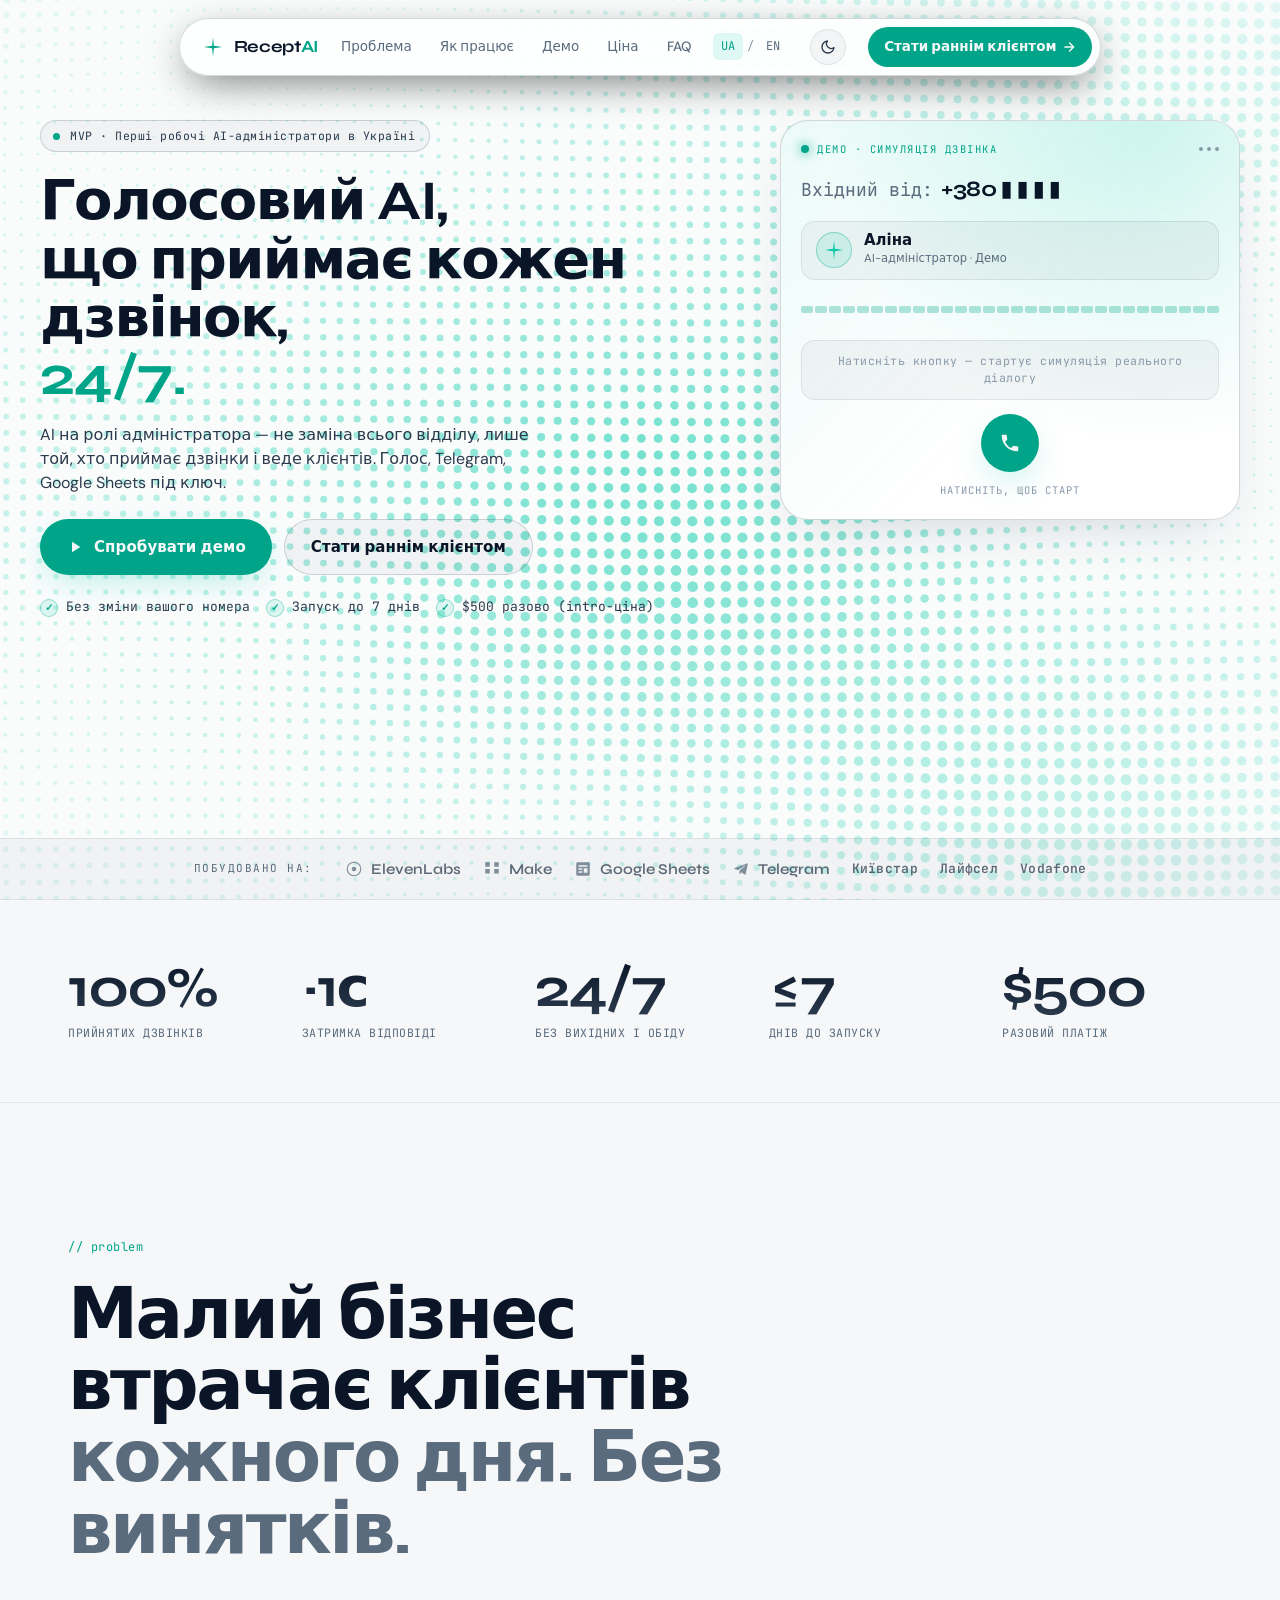
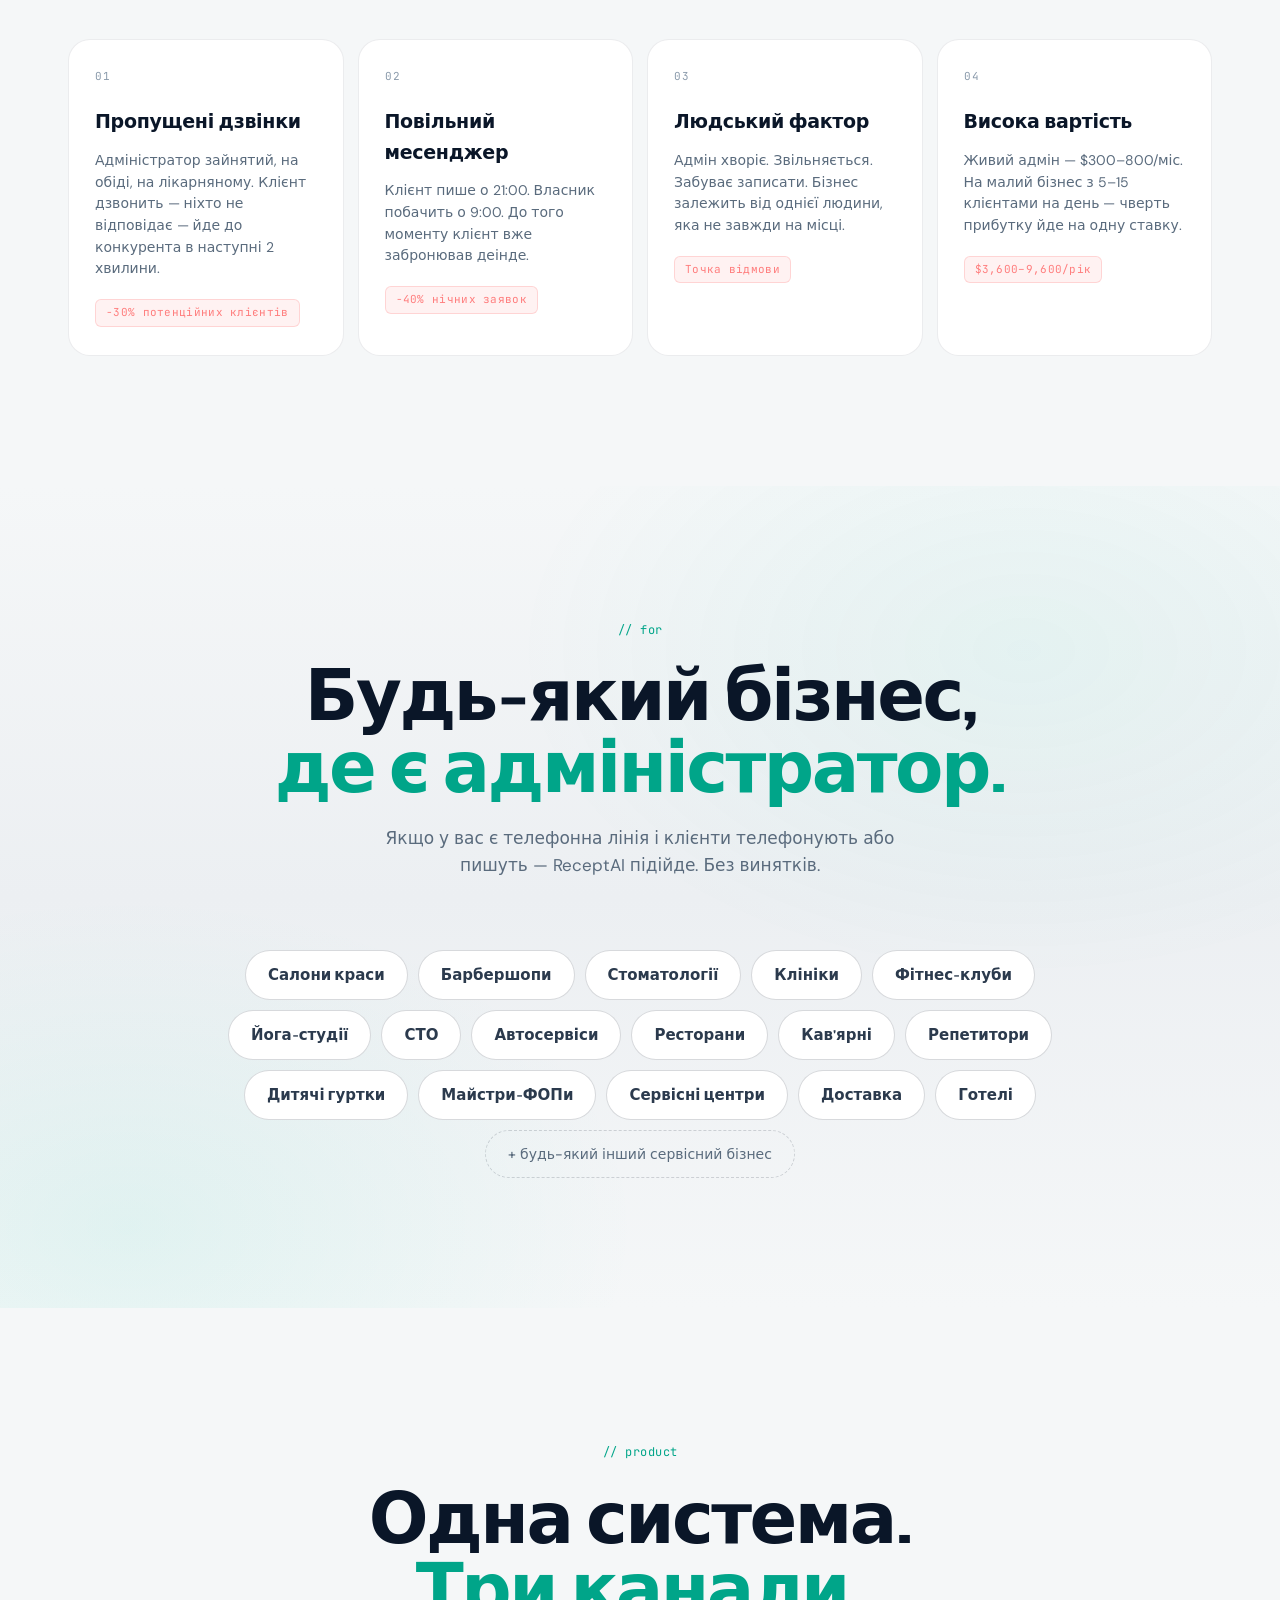
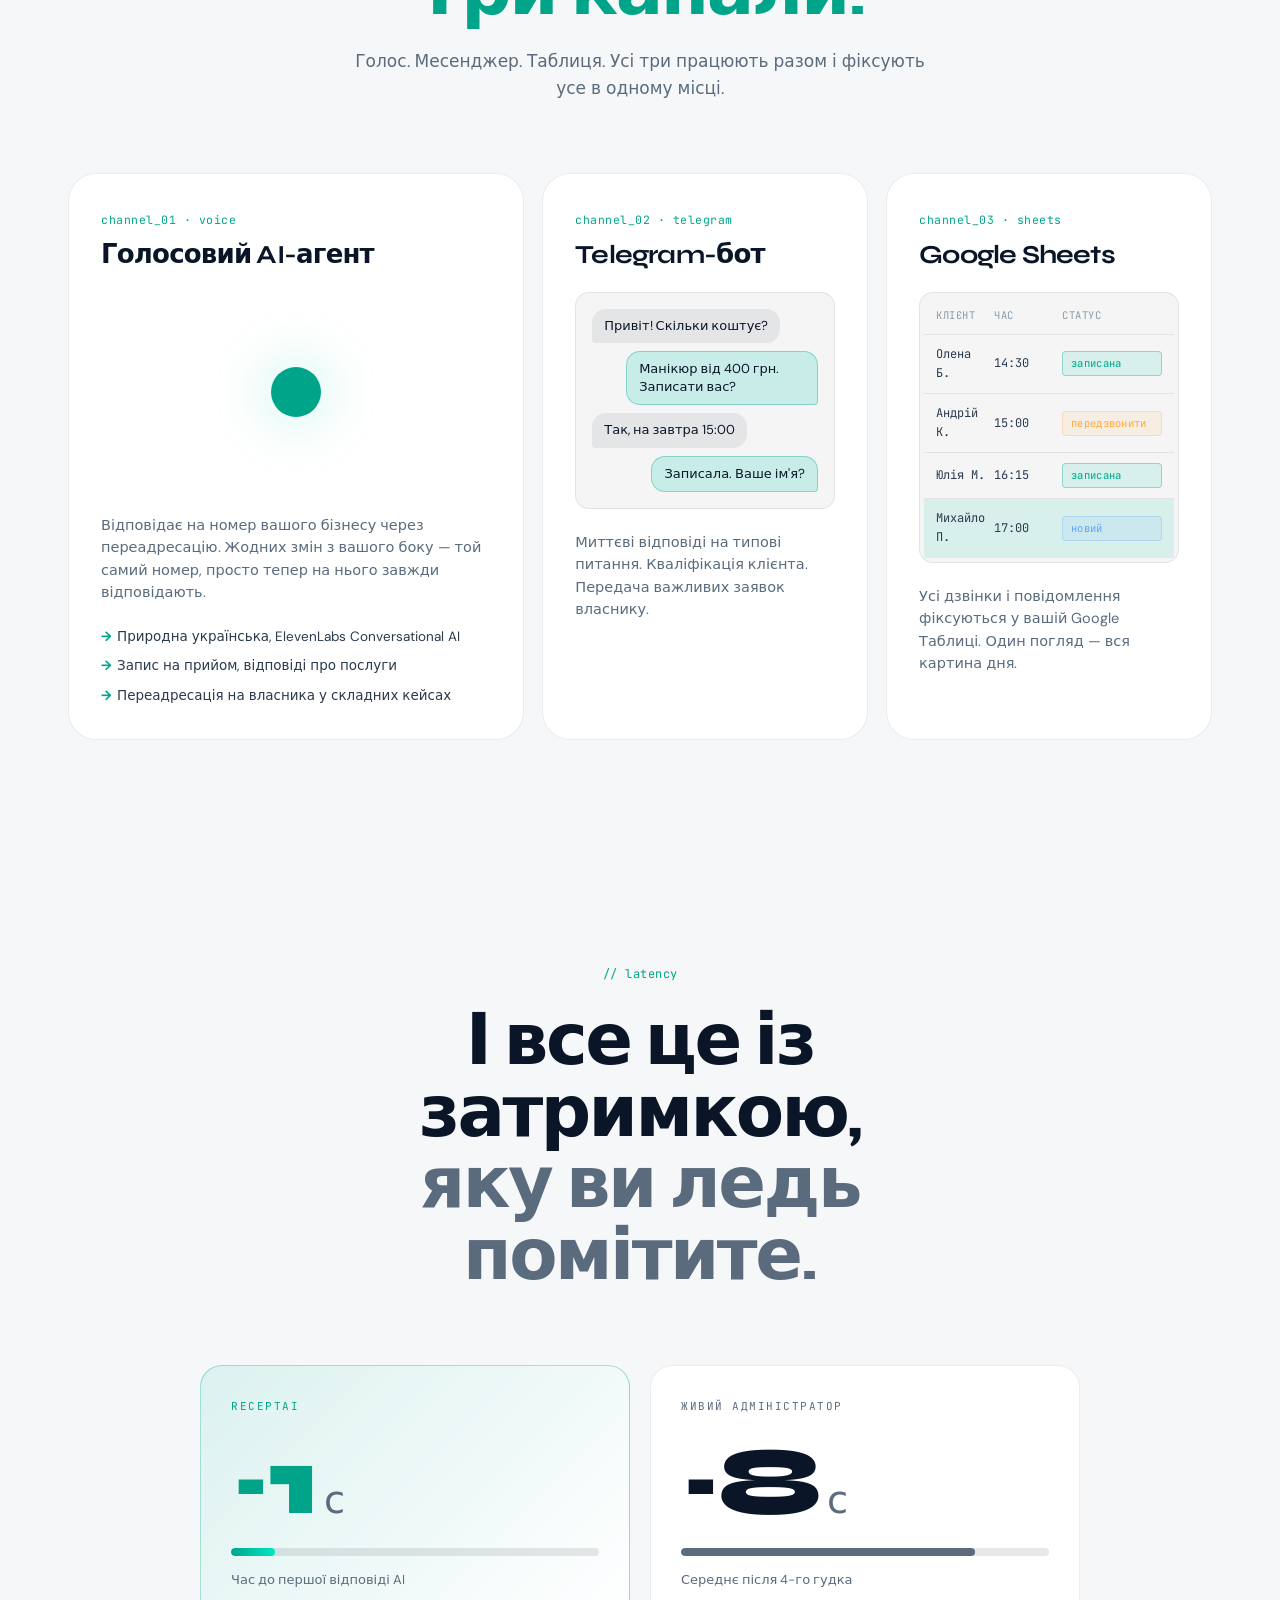
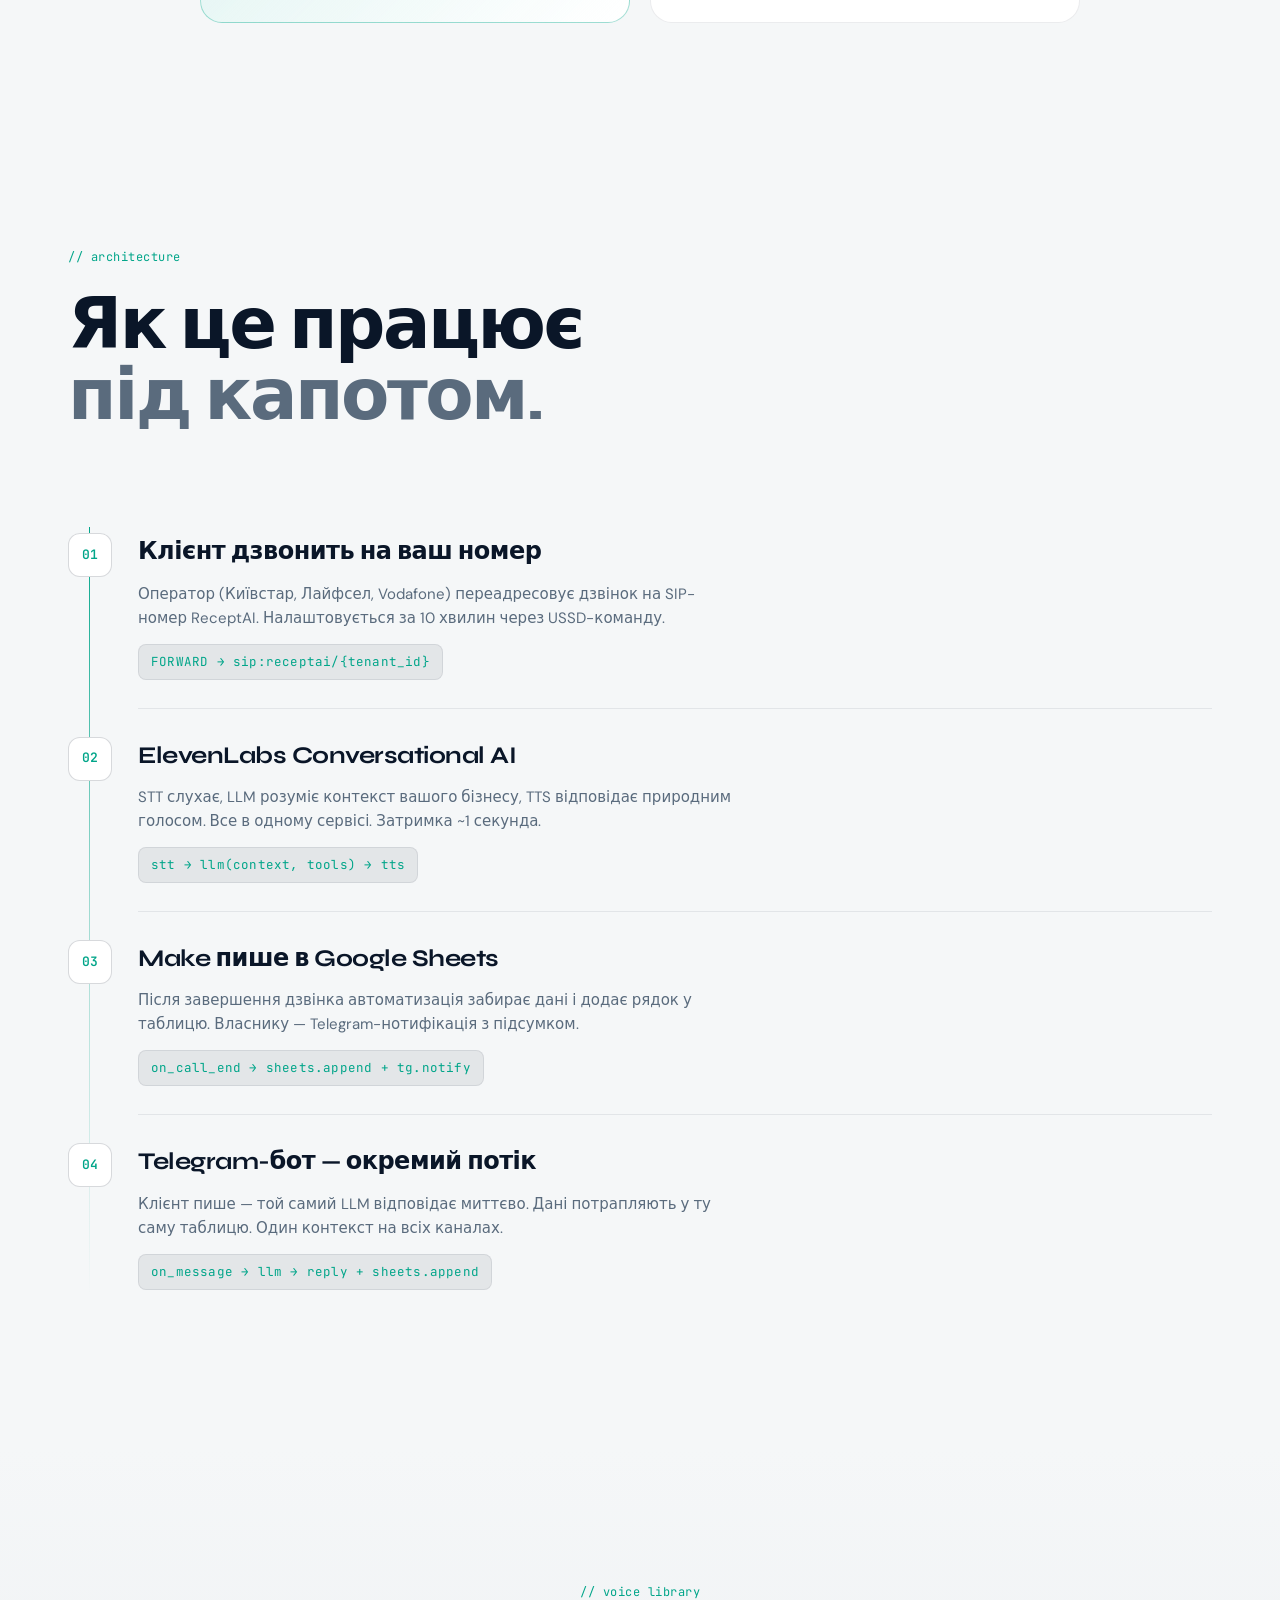
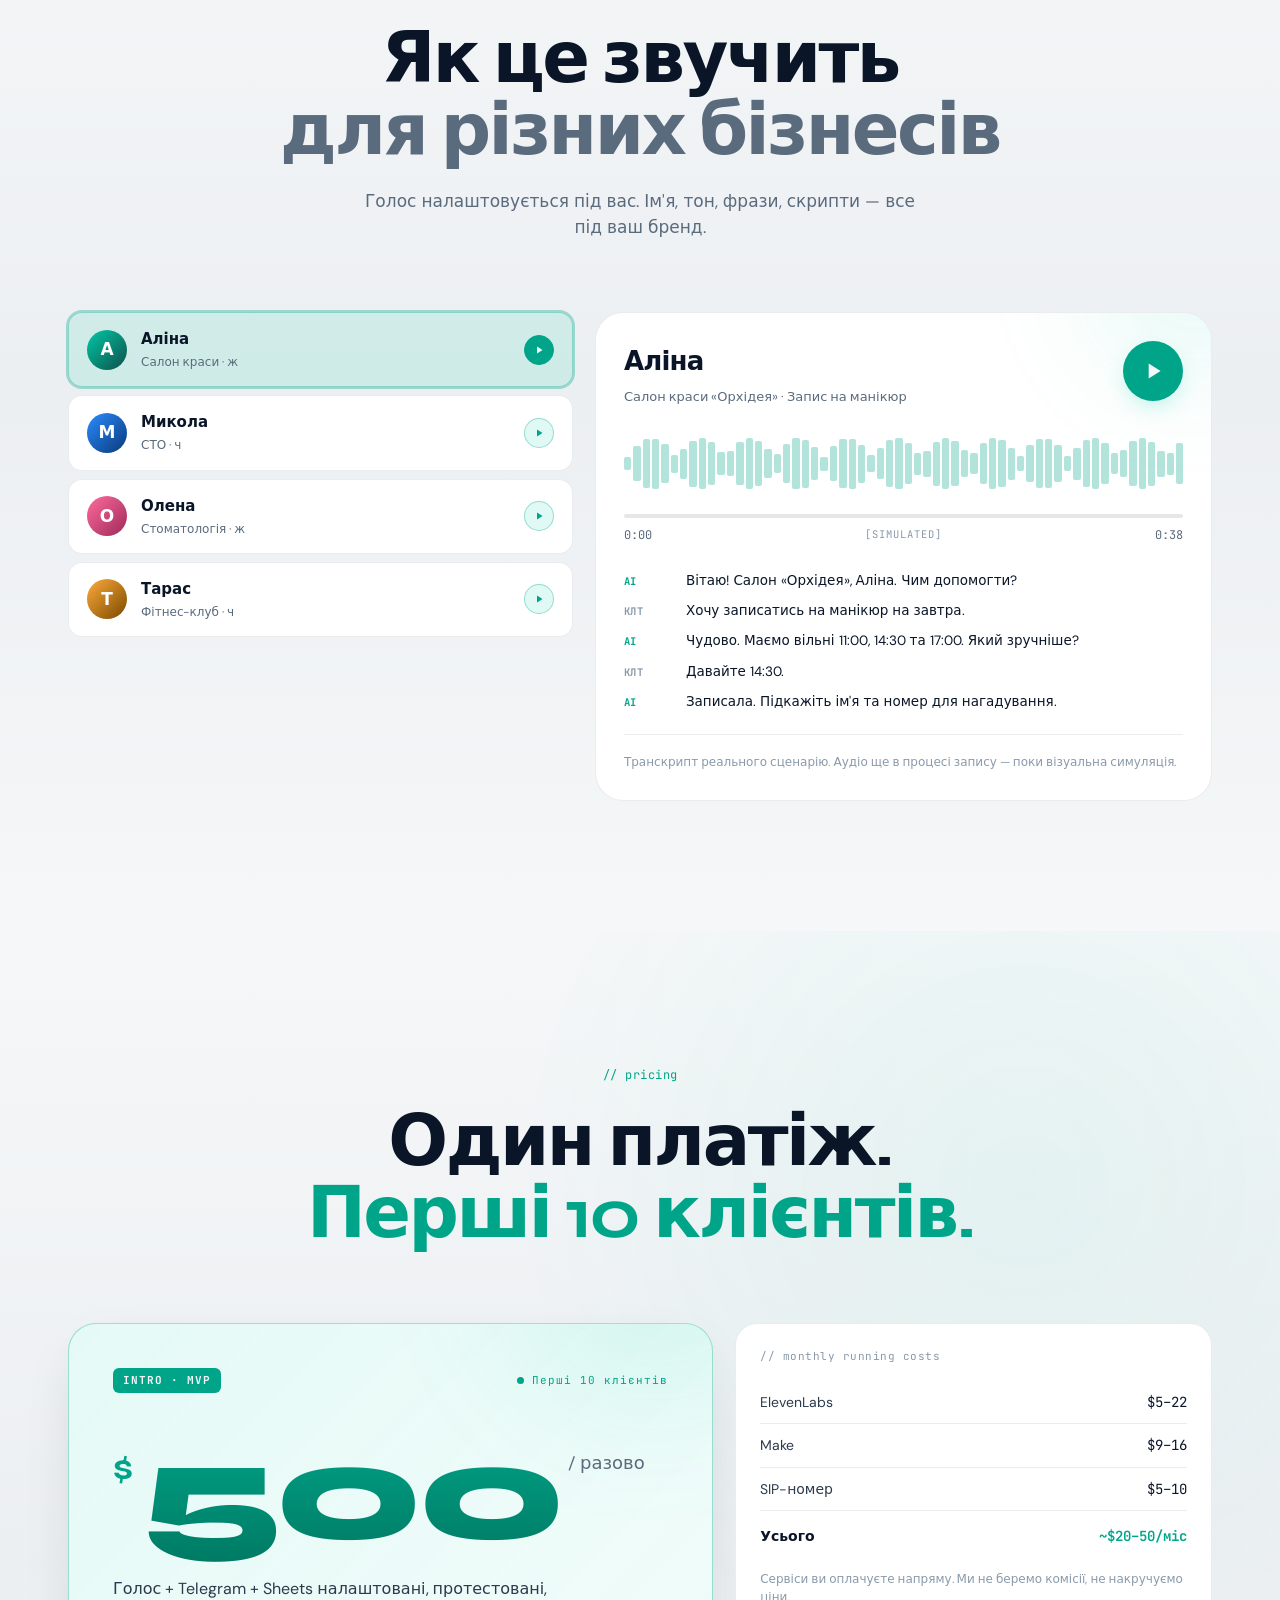
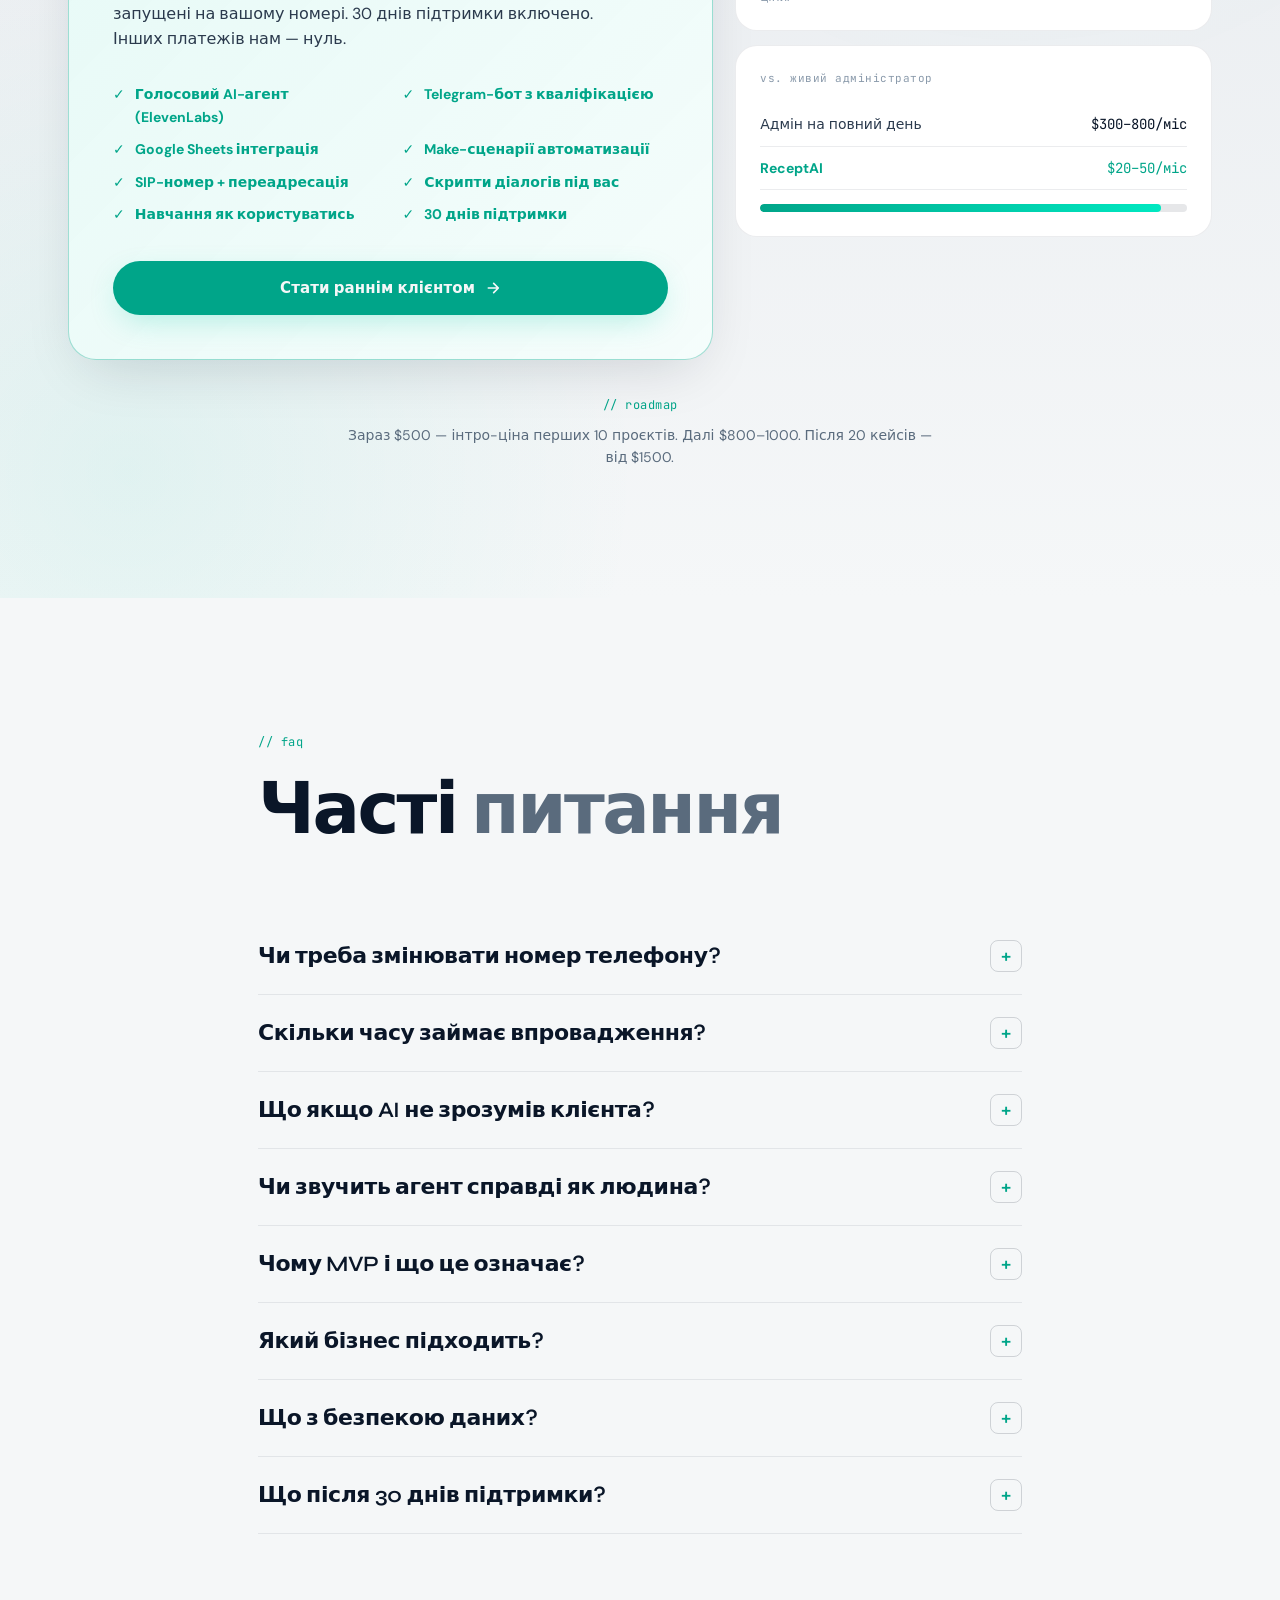
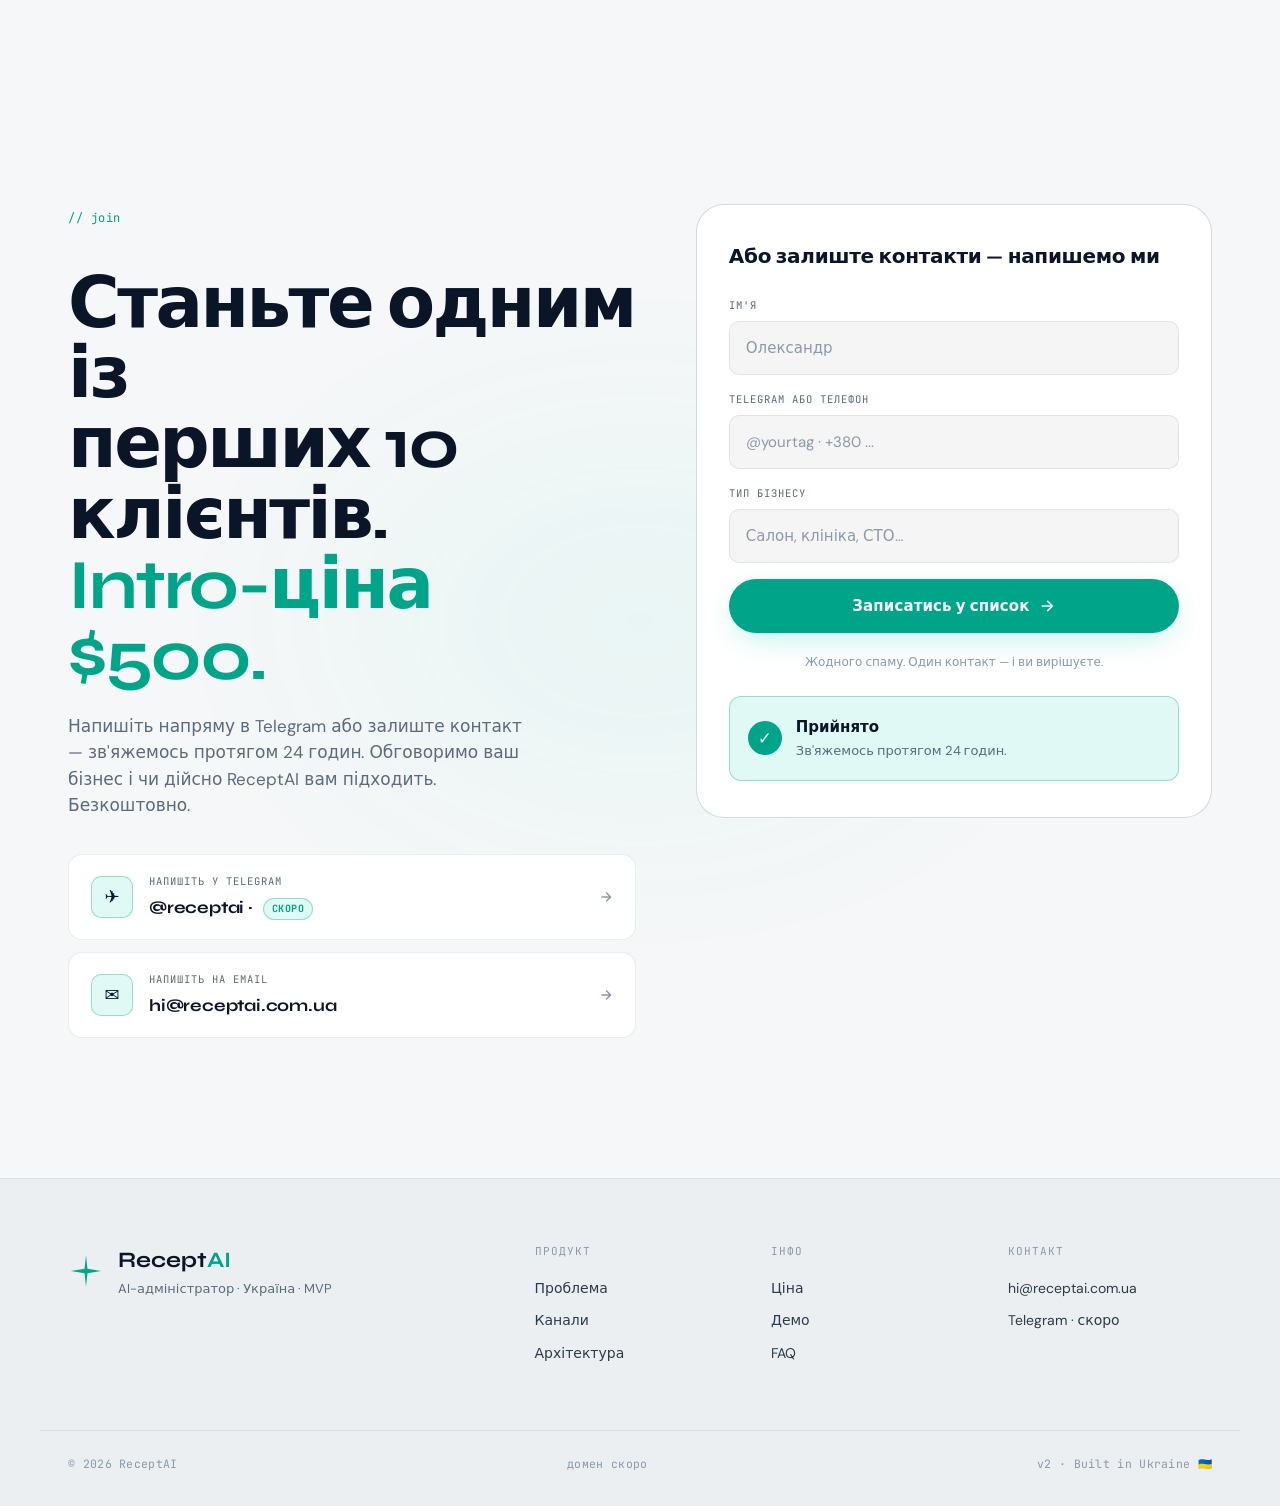
<file: docs/index.html>
<!DOCTYPE html>
<html lang="uk" data-lang="uk" data-theme="light">
<head>
  <meta charset="UTF-8" />
  <meta name="viewport" content="width=device-width, initial-scale=1.0" />
  <meta name="description" content="ReceptAI — голосовий AI, що приймає кожен дзвінок 24/7. MVP. Перші 10 клієнтів за $500." />
  <meta name="theme-color" content="#0A1628" />
  <meta property="og:title" content="ReceptAI · Voice AI Receptionist" />
  <meta property="og:description" content="Голосовий AI, що приймає кожен дзвінок, 24/7." />
  <title>ReceptAI · AI що приймає дзвінки 24/7</title>

  <link rel="icon" type="image/svg+xml" href="assets/favicon.svg" />
  <link rel="preconnect" href="https://fonts.googleapis.com" />
  <link rel="preconnect" href="https://fonts.gstatic.com" crossorigin />
  <link rel="stylesheet"
    href="https://fonts.googleapis.com/css2?family=Syne:wght@500;600;700;800&family=DM+Sans:wght@300;400;500;600;700&family=JetBrains+Mono:wght@400;500;600&display=swap" />
  <link rel="stylesheet" href="style.css" />
</head>
<body>

  <!-- ════════════════════════════════════════════
       NAV
       ════════════════════════════════════════════ -->
  <header class="nav" id="nav">
    <div class="nav__pill">
      <a href="#" class="nav__brand" aria-label="ReceptAI">
        <span class="nav__star" aria-hidden="true">
          <svg viewBox="0 0 100 100" fill="none">
            <path d="M50 6 L54 44 L92 50 L54 56 L50 94 L46 56 L8 50 L46 44 Z" fill="currentColor"/>
          </svg>
        </span>
        <span>Recept<span class="t">AI</span></span>
      </a>

      <nav class="nav__links" aria-label="Sections">
        <a href="#problem" data-i18n="nav.problem">Проблема</a>
        <a href="#how" data-i18n="nav.how">Як працює</a>
        <a href="#demo" data-i18n="nav.demo">Демо</a>
        <a href="#pricing" data-i18n="nav.pricing">Ціна</a>
        <a href="#faq" data-i18n="nav.faq">FAQ</a>
      </nav>

      <div class="lang" role="group" aria-label="Language">
        <button class="lang__btn is-active" data-lang-set="uk">UA</button>
        <span class="lang__sep">/</span>
        <button class="lang__btn" data-lang-set="en">EN</button>
      </div>

      <button class="themer" id="themeToggle" aria-label="Toggle theme" title="Toggle theme">
        <svg class="themer__sun" viewBox="0 0 24 24" fill="none" stroke="currentColor" stroke-width="2" stroke-linecap="round" stroke-linejoin="round">
          <circle cx="12" cy="12" r="4"/>
          <path d="M12 2v2M12 20v2M4.93 4.93l1.41 1.41M17.66 17.66l1.41 1.41M2 12h2M20 12h2M4.93 19.07l1.41-1.41M17.66 6.34l1.41-1.41"/>
        </svg>
        <svg class="themer__moon" viewBox="0 0 24 24" fill="none" stroke="currentColor" stroke-width="2" stroke-linecap="round" stroke-linejoin="round">
          <path d="M21 12.79A9 9 0 1 1 11.21 3 7 7 0 0 0 21 12.79z"/>
        </svg>
      </button>

      <a href="#cta" class="nav__cta">
        <span data-i18n="nav.cta">Стати раннім клієнтом</span>
        <svg width="14" height="14" viewBox="0 0 24 24" fill="none" stroke="currentColor" stroke-width="2.5">
          <path d="M5 12h14M13 5l7 7-7 7" stroke-linecap="round" stroke-linejoin="round"/>
        </svg>
      </a>

      <button class="nav__burger" id="burger" aria-label="Menu">
        <span></span><span></span>
      </button>
    </div>
  </header>

  <!-- ════════════════════════════════════════════
       HERO — Bland-style direct headline + sim demo
       ════════════════════════════════════════════ -->
  <section class="hero">
    <div class="hero__wave" aria-hidden="true"></div>
    <div class="hero__vignette" aria-hidden="true"></div>

    <div class="container hero__inner">
      <div class="hero__left">
        <div class="badge">
          <span class="badge__dot"></span>
          <span class="badge__text" data-i18n="hero.badge">MVP · Перші робочі AI-адміністратори в Україні</span>
        </div>

        <h1 class="hero__title">
          <span data-i18n="hero.title.line1">Голосовий AI,</span><br>
          <span data-i18n="hero.title.line2">що приймає кожен дзвінок,</span><br>
          <span class="hero__accent t" data-i18n="hero.title.line3">24/7.</span>
        </h1>

        <p class="hero__sub" data-i18n="hero.sub">
          AI на ролі <strong>адміністратора</strong> — не заміна всього відділу, лише той, хто приймає дзвінки і веде клієнтів. Голос, Telegram, Google Sheets під ключ.
        </p>

        <div class="hero__actions">
          <a href="#demo" class="btn btn--primary">
            <span class="btn__pulse"></span>
            <svg width="18" height="18" viewBox="0 0 24 24" fill="currentColor">
              <path d="M8 5v14l11-7z"/>
            </svg>
            <span data-i18n="hero.cta.demo">Спробувати демо</span>
          </a>
          <a href="#cta" class="btn btn--ghost">
            <span data-i18n="hero.cta.lead">Стати раннім клієнтом</span>
          </a>
        </div>

        <ul class="hero__bullets">
          <li><span class="check">✓</span> <span data-i18n="hero.bullet.1">Без зміни вашого номера</span></li>
          <li><span class="check">✓</span> <span data-i18n="hero.bullet.2">Запуск до 7 днів</span></li>
          <li><span class="check">✓</span> <span data-i18n="hero.bullet.3">$500 разово (intro-ціна)</span></li>
        </ul>
      </div>

      <!-- DEMO CALL WIDGET — simulation-only -->
      <aside class="callcard" id="callCard" aria-label="Демо-симуляція">
        <div class="callcard__top">
          <div class="callcard__status">
            <span class="livedot"></span>
            <span id="callStatus" data-i18n="call.status.idle">ДЕМО · СИМУЛЯЦІЯ ДЗВІНКА</span>
          </div>
          <div class="callcard__menu">
            <span></span><span></span><span></span>
          </div>
        </div>

        <div class="callcard__phone">
          <span class="callcard__plus" data-i18n="call.from">Вхідний від:</span>
          <span class="callcard__number" id="callNumber">+380 ▮ ▮ ▮ ▮</span>
        </div>

        <div class="callcard__persona">
          <div class="persona">
            <div class="persona__avatar">
              <svg viewBox="0 0 100 100" fill="none" aria-hidden="true">
                <path d="M50 6 L54 44 L92 50 L54 56 L50 94 L46 56 L8 50 L46 44 Z" fill="#00C9A7"/>
              </svg>
            </div>
            <div>
              <div class="persona__name">Аліна</div>
              <div class="persona__role" data-i18n="call.role">AI-адміністратор · Демо</div>
            </div>
          </div>
        </div>

        <div class="callcard__wave" id="callWave">
          <span></span><span></span><span></span><span></span><span></span>
          <span></span><span></span><span></span><span></span><span></span>
          <span></span><span></span><span></span><span></span><span></span>
          <span></span><span></span><span></span><span></span><span></span>
          <span></span><span></span><span></span><span></span><span></span>
          <span></span><span></span><span></span><span></span><span></span>
        </div>

        <div class="callcard__transcript" id="callTranscript">
          <div class="ttext ttext--system" data-i18n="call.hint">Натисніть кнопку — стартує симуляція реального діалогу</div>
        </div>

        <button class="callcard__cta" id="bigCall" aria-label="Запустити симуляцію">
          <span class="callcard__cta-ring"></span>
          <span class="callcard__cta-ring callcard__cta-ring--2"></span>
          <svg width="28" height="28" viewBox="0 0 24 24" fill="currentColor">
            <path d="M6.62 10.79c1.44 2.83 3.76 5.15 6.59 6.59l2.2-2.2c.28-.28.67-.36 1.02-.25 1.12.37 2.33.57 3.57.57.55 0 1 .45 1 1V20c0 .55-.45 1-1 1-9.39 0-17-7.61-17-17 0-.55.45-1 1-1h3.5c.55 0 1 .45 1 1 0 1.25.2 2.45.57 3.57.11.35.03.74-.25 1.02l-2.2 2.2z"/>
          </svg>
        </button>

        <div class="callcard__hint" id="callHint" data-i18n="call.cta">Натисніть, щоб старт</div>
      </aside>
    </div>

    <!-- TECH STACK STRIP (Bland's social proof, but tech we run on) -->
    <div class="techstrip">
      <div class="container">
        <div class="techstrip__inner">
          <span class="techstrip__label" data-i18n="tech.label">Побудовано на:</span>
          <div class="techstrip__items">
            <span class="techlogo">
              <svg width="18" height="18" viewBox="0 0 24 24" fill="currentColor"><circle cx="12" cy="12" r="3"/><circle cx="12" cy="12" r="9" fill="none" stroke="currentColor" stroke-width="1.5"/></svg>
              ElevenLabs
            </span>
            <span class="techlogo">
              <svg width="18" height="18" viewBox="0 0 24 24" fill="currentColor"><path d="M3 12h6v6H3zm12 0h6v6h-6zM3 3h6v6H3zm12 0h6v6h-6z"/></svg>
              Make
            </span>
            <span class="techlogo">
              <svg width="18" height="18" viewBox="0 0 24 24" fill="currentColor"><path d="M19 3H5c-1.1 0-2 .9-2 2v14c0 1.1.9 2 2 2h14c1.1 0 2-.9 2-2V5c0-1.1-.9-2-2-2zm-1 6H6V7h12v2zm-7 4H6v-2h5v2zm0 4H6v-2h5v2zm7 0h-5v-6h5v6z"/></svg>
              Google Sheets
            </span>
            <span class="techlogo">
              <svg width="18" height="18" viewBox="0 0 24 24" fill="currentColor"><path d="M9.78 18.65l.28-4.23 7.68-6.92c.34-.31-.07-.46-.52-.19L7.74 13.3 3.64 12c-.88-.25-.89-.86.2-1.3l15.97-6.16c.73-.33 1.43.18 1.15 1.3l-2.72 12.81c-.19.91-.74 1.13-1.5.71L12.6 16.3l-1.99 1.93c-.23.23-.42.42-.83.42z"/></svg>
              Telegram
            </span>
            <span class="techlogo techlogo--mono">Київстар</span>
            <span class="techlogo techlogo--mono">Лайфсел</span>
            <span class="techlogo techlogo--mono">Vodafone</span>
          </div>
        </div>
      </div>
    </div>
  </section>

  <!-- ════════════════════════════════════════════
       METRICS — Bland's stat bar style
       ════════════════════════════════════════════ -->
  <section class="metrics">
    <div class="container">
      <div class="metrics__grid">
        <div class="metric">
          <div class="metric__num">100%</div>
          <div class="metric__label" data-i18n="m.calls">Прийнятих дзвінків</div>
        </div>
        <div class="metric">
          <div class="metric__num">~1с</div>
          <div class="metric__label" data-i18n="m.latency">Затримка відповіді</div>
        </div>
        <div class="metric">
          <div class="metric__num">24/7</div>
          <div class="metric__label" data-i18n="m.uptime">Без вихідних і обіду</div>
        </div>
        <div class="metric">
          <div class="metric__num">≤7</div>
          <div class="metric__label" data-i18n="m.days">Днів до запуску</div>
        </div>
        <div class="metric">
          <div class="metric__num">$500</div>
          <div class="metric__label" data-i18n="m.price">Разовий платіж</div>
        </div>
      </div>
    </div>
  </section>

  <!-- ════════════════════════════════════════════
       PROBLEM
       ════════════════════════════════════════════ -->
  <section class="section" id="problem">
    <div class="container">
      <header class="head">
        <span class="kicker">// problem</span>
        <h2 class="head__title">
          <span data-i18n="problem.title.1">Малий бізнес втрачає клієнтів</span><br>
          <span class="dim" data-i18n="problem.title.2">кожного дня. Без винятків.</span>
        </h2>
      </header>

      <div class="problems">
        <article class="problem">
          <div class="problem__num">01</div>
          <h3 data-i18n="p1.title">Пропущені дзвінки</h3>
          <p data-i18n="p1.desc">Адміністратор зайнятий, на обіді, на лікарняному. Клієнт дзвонить — ніхто не відповідає — йде до конкурента в наступні 2 хвилини.</p>
          <div class="problem__chip" data-i18n="p1.chip">−30% потенційних клієнтів</div>
        </article>

        <article class="problem">
          <div class="problem__num">02</div>
          <h3 data-i18n="p2.title">Повільний месенджер</h3>
          <p data-i18n="p2.desc">Клієнт пише о 21:00. Власник побачить о 9:00. До того моменту клієнт вже забронював деінде.</p>
          <div class="problem__chip" data-i18n="p2.chip">−40% нічних заявок</div>
        </article>

        <article class="problem">
          <div class="problem__num">03</div>
          <h3 data-i18n="p3.title">Людський фактор</h3>
          <p data-i18n="p3.desc">Адмін хворіє. Звільняється. Забуває записати. Бізнес залежить від однієї людини, яка не завжди на місці.</p>
          <div class="problem__chip" data-i18n="p3.chip">Точка відмови</div>
        </article>

        <article class="problem">
          <div class="problem__num">04</div>
          <h3 data-i18n="p4.title">Висока вартість</h3>
          <p data-i18n="p4.desc">Живий адмін — $300–800/міс. На малий бізнес з 5–15 клієнтами на день — чверть прибутку йде на одну ставку.</p>
          <div class="problem__chip" data-i18n="p4.chip">$3,600–9,600/рік</div>
        </article>
      </div>
    </div>
  </section>

  <!-- ════════════════════════════════════════════
       FOR-WHO (replaces case studies for MVP)
       ════════════════════════════════════════════ -->
  <section class="section section--dark">
    <div class="container">
      <header class="head head--center">
        <span class="kicker">// for</span>
        <h2 class="head__title">
          <span data-i18n="forwho.title.1">Будь-який бізнес,</span><br>
          <span class="t" data-i18n="forwho.title.2">де є адміністратор.</span>
        </h2>
        <p class="head__lead" data-i18n="forwho.lead">
          Якщо у вас є телефонна лінія і клієнти телефонують або пишуть — ReceptAI підійде. Без винятків.
        </p>
      </header>

      <div class="chips">
        <span class="chiplg" data-i18n="forwho.1">Салони краси</span>
        <span class="chiplg" data-i18n="forwho.2">Барбершопи</span>
        <span class="chiplg" data-i18n="forwho.3">Стоматології</span>
        <span class="chiplg" data-i18n="forwho.4">Клініки</span>
        <span class="chiplg" data-i18n="forwho.5">Фітнес-клуби</span>
        <span class="chiplg" data-i18n="forwho.6">Йога-студії</span>
        <span class="chiplg" data-i18n="forwho.7">СТО</span>
        <span class="chiplg" data-i18n="forwho.8">Автосервіси</span>
        <span class="chiplg" data-i18n="forwho.9">Ресторани</span>
        <span class="chiplg" data-i18n="forwho.10">Кав'ярні</span>
        <span class="chiplg" data-i18n="forwho.11">Репетитори</span>
        <span class="chiplg" data-i18n="forwho.12">Дитячі гуртки</span>
        <span class="chiplg" data-i18n="forwho.13">Майстри-ФОПи</span>
        <span class="chiplg" data-i18n="forwho.14">Сервісні центри</span>
        <span class="chiplg" data-i18n="forwho.15">Доставка</span>
        <span class="chiplg" data-i18n="forwho.16">Готелі</span>
        <span class="chiplg chiplg--more">+ <span data-i18n="forwho.more">будь-який інший сервісний бізнес</span></span>
      </div>
    </div>
  </section>

  <!-- ════════════════════════════════════════════
       PRODUCT BENTO
       ════════════════════════════════════════════ -->
  <section class="section" id="product">
    <div class="container">
      <header class="head head--center">
        <span class="kicker">// product</span>
        <h2 class="head__title">
          <span data-i18n="prod.title.1">Одна система.</span><br>
          <span class="t" data-i18n="prod.title.2">Три канали.</span>
        </h2>
        <p class="head__lead" data-i18n="prod.lead">
          Голос. Месенджер. Таблиця. Усі три працюють разом і фіксують усе в одному місці.
        </p>
      </header>

      <div class="bento">
        <article class="card card--voice">
          <div class="card__head">
            <code class="card__tag">channel_01 · voice</code>
            <h3 class="card__title" data-i18n="prod.voice.title">Голосовий AI-агент</h3>
          </div>

          <div class="card__visual">
            <div class="voiceviz">
              <div class="voiceviz__core"></div>
              <div class="voiceviz__ring voiceviz__ring--1"></div>
              <div class="voiceviz__ring voiceviz__ring--2"></div>
              <div class="voiceviz__ring voiceviz__ring--3"></div>
            </div>
          </div>

          <p class="card__desc" data-i18n="prod.voice.desc">
            Відповідає на номер вашого бізнесу через переадресацію. Жодних змін з вашого боку — той самий номер, просто тепер на нього завжди відповідають.
          </p>

          <ul class="card__list">
            <li data-i18n="prod.voice.li1">Природна українська, ElevenLabs Conversational AI</li>
            <li data-i18n="prod.voice.li2">Запис на прийом, відповіді про послуги</li>
            <li data-i18n="prod.voice.li3">Переадресація на власника у складних кейсах</li>
          </ul>
        </article>

        <article class="card">
          <div class="card__head">
            <code class="card__tag">channel_02 · telegram</code>
            <h3 class="card__title" data-i18n="prod.tg.title">Telegram-бот</h3>
          </div>

          <div class="card__chat">
            <div class="bubble bubble--in" data-i18n="prod.tg.b1">Привіт! Скільки коштує?</div>
            <div class="bubble bubble--out" data-i18n="prod.tg.b2">Манікюр від 400 грн. Записати вас?</div>
            <div class="bubble bubble--in" data-i18n="prod.tg.b3">Так, на завтра 15:00</div>
            <div class="bubble bubble--out" data-i18n="prod.tg.b4">Записала. Ваше ім'я?</div>
          </div>

          <p class="card__desc" data-i18n="prod.tg.desc">Миттєві відповіді на типові питання. Кваліфікація клієнта. Передача важливих заявок власнику.</p>
        </article>

        <article class="card">
          <div class="card__head">
            <code class="card__tag">channel_03 · sheets</code>
            <h3 class="card__title" data-i18n="prod.sh.title">Google Sheets</h3>
          </div>

          <div class="card__sheet">
            <div class="row row--head">
              <span data-i18n="prod.sh.h1">Клієнт</span><span data-i18n="prod.sh.h2">Час</span><span data-i18n="prod.sh.h3">Статус</span>
            </div>
            <div class="row">
              <span>Олена Б.</span><span class="mono">14:30</span><span class="pill pill--ok" data-i18n="prod.sh.s1">записана</span>
            </div>
            <div class="row">
              <span>Андрій К.</span><span class="mono">15:00</span><span class="pill pill--wait" data-i18n="prod.sh.s2">передзвонити</span>
            </div>
            <div class="row">
              <span>Юлія М.</span><span class="mono">16:15</span><span class="pill pill--ok" data-i18n="prod.sh.s1">записана</span>
            </div>
            <div class="row row--new">
              <span>Михайло П.</span><span class="mono">17:00</span><span class="pill pill--new" data-i18n="prod.sh.s3">новий</span>
            </div>
          </div>

          <p class="card__desc" data-i18n="prod.sh.desc">Усі дзвінки і повідомлення фіксуються у вашій Google Таблиці. Один погляд — вся картина дня.</p>
        </article>
      </div>
    </div>
  </section>

  <!-- ════════════════════════════════════════════
       LATENCY COMPARISON (Bland-style)
       ════════════════════════════════════════════ -->
  <section class="latency">
    <div class="container">
      <header class="head head--center">
        <span class="kicker">// latency</span>
        <h2 class="head__title">
          <span data-i18n="lat.title.1">І все це із затримкою,</span><br>
          <span class="dim" data-i18n="lat.title.2">яку ви ледь помітите.</span>
        </h2>
      </header>

      <div class="latgrid">
        <div class="latbox latbox--win">
          <div class="latbox__label">ReceptAI</div>
          <div class="latbox__val">~1<span>с</span></div>
          <div class="latbox__bar"><span style="width:12%"></span></div>
          <div class="latbox__note" data-i18n="lat.us">Час до першої відповіді AI</div>
        </div>
        <div class="latbox">
          <div class="latbox__label" data-i18n="lat.them">Живий адміністратор</div>
          <div class="latbox__val">~8<span>с</span></div>
          <div class="latbox__bar"><span style="width:80%"></span></div>
          <div class="latbox__note" data-i18n="lat.themnote">Середнє після 4-го гудка</div>
        </div>
      </div>
    </div>
  </section>

  <!-- ════════════════════════════════════════════
       HOW IT WORKS
       ════════════════════════════════════════════ -->
  <section class="section" id="how">
    <div class="container">
      <header class="head">
        <span class="kicker">// architecture</span>
        <h2 class="head__title">
          <span data-i18n="how.title.1">Як це працює</span><br>
          <span class="dim" data-i18n="how.title.2">під капотом.</span>
        </h2>
      </header>

      <div class="how">
        <div class="how__line" aria-hidden="true"></div>

        <article class="step">
          <div class="step__dot"><span>01</span></div>
          <div class="step__body">
            <h4 data-i18n="how.s1.title">Клієнт дзвонить на ваш номер</h4>
            <p data-i18n="how.s1.desc">Оператор (Київстар, Лайфсел, Vodafone) переадресовує дзвінок на SIP-номер ReceptAI. Налаштовується за 10 хвилин через USSD-команду.</p>
            <code class="step__code">FORWARD → sip:receptai/{tenant_id}</code>
          </div>
        </article>

        <article class="step">
          <div class="step__dot"><span>02</span></div>
          <div class="step__body">
            <h4 data-i18n="how.s2.title">ElevenLabs Conversational AI</h4>
            <p data-i18n="how.s2.desc">STT слухає, LLM розуміє контекст вашого бізнесу, TTS відповідає природним голосом. Все в одному сервісі. Затримка ~1 секунда.</p>
            <code class="step__code">stt → llm(context, tools) → tts</code>
          </div>
        </article>

        <article class="step">
          <div class="step__dot"><span>03</span></div>
          <div class="step__body">
            <h4 data-i18n="how.s3.title">Make пише в Google Sheets</h4>
            <p data-i18n="how.s3.desc">Після завершення дзвінка автоматизація забирає дані і додає рядок у таблицю. Власнику — Telegram-нотифікація з підсумком.</p>
            <code class="step__code">on_call_end → sheets.append + tg.notify</code>
          </div>
        </article>

        <article class="step">
          <div class="step__dot"><span>04</span></div>
          <div class="step__body">
            <h4 data-i18n="how.s4.title">Telegram-бот — окремий потік</h4>
            <p data-i18n="how.s4.desc">Клієнт пише — той самий LLM відповідає миттєво. Дані потрапляють у ту саму таблицю. Один контекст на всіх каналах.</p>
            <code class="step__code">on_message → llm → reply + sheets.append</code>
          </div>
        </article>
      </div>
    </div>
  </section>

  <!-- ════════════════════════════════════════════
       VOICE LIBRARY (ElevenLabs-style)
       ════════════════════════════════════════════ -->
  <section class="section section--demo" id="demo">
    <div class="container">
      <header class="head head--center">
        <span class="kicker">// voice library</span>
        <h2 class="head__title">
          <span data-i18n="vl.title.1">Як це звучить</span><br>
          <span class="dim" data-i18n="vl.title.2">для різних бізнесів</span>
        </h2>
        <p class="head__lead" data-i18n="vl.lead">
          Голос налаштовується під вас. Ім'я, тон, фрази, скрипти — все під ваш бренд.
        </p>
      </header>

      <div class="vlib">
        <div class="vlib__picker" role="tablist">
          <button class="vp is-active" data-persona="alina" role="tab">
            <span class="vp__avatar" style="background:linear-gradient(135deg,#00C9A7,#0F4F4A);">А</span>
            <span class="vp__info">
              <span class="vp__name">Аліна</span>
              <span class="vp__role" data-i18n="vl.alina.role">Салон краси · ж</span>
            </span>
            <span class="vp__play"><svg viewBox="0 0 24 24" fill="currentColor"><path d="M8 5v14l11-7z"/></svg></span>
          </button>

          <button class="vp" data-persona="mykola" role="tab">
            <span class="vp__avatar" style="background:linear-gradient(135deg,#2a8cff,#0a3a7a);">М</span>
            <span class="vp__info">
              <span class="vp__name">Микола</span>
              <span class="vp__role" data-i18n="vl.mykola.role">СТО · ч</span>
            </span>
            <span class="vp__play"><svg viewBox="0 0 24 24" fill="currentColor"><path d="M8 5v14l11-7z"/></svg></span>
          </button>

          <button class="vp" data-persona="olena" role="tab">
            <span class="vp__avatar" style="background:linear-gradient(135deg,#ff6b9d,#9d2a5a);">О</span>
            <span class="vp__info">
              <span class="vp__name">Олена</span>
              <span class="vp__role" data-i18n="vl.olena.role">Стоматологія · ж</span>
            </span>
            <span class="vp__play"><svg viewBox="0 0 24 24" fill="currentColor"><path d="M8 5v14l11-7z"/></svg></span>
          </button>

          <button class="vp" data-persona="taras" role="tab">
            <span class="vp__avatar" style="background:linear-gradient(135deg,#ffaa3b,#7a4a00);">Т</span>
            <span class="vp__info">
              <span class="vp__name">Тарас</span>
              <span class="vp__role" data-i18n="vl.taras.role">Фітнес-клуб · ч</span>
            </span>
            <span class="vp__play"><svg viewBox="0 0 24 24" fill="currentColor"><path d="M8 5v14l11-7z"/></svg></span>
          </button>
        </div>

        <div class="vplayer">
          <div class="vplayer__head">
            <div>
              <div class="vplayer__name" id="vName">Аліна</div>
              <div class="vplayer__ctx" id="vCtx" data-i18n="vl.alina.ctx">Салон краси «Орхідея» · Запис на манікюр</div>
            </div>
            <button class="vplayer__big" id="vPlay" aria-label="Play">
              <svg class="ic ic--play" viewBox="0 0 24 24" fill="currentColor"><path d="M8 5v14l11-7z"/></svg>
              <svg class="ic ic--pause" viewBox="0 0 24 24" fill="currentColor">
                <rect x="6" y="5" width="4" height="14" rx="1"/>
                <rect x="14" y="5" width="4" height="14" rx="1"/>
              </svg>
            </button>
          </div>

          <div class="vwave" id="vWave"></div>

          <div class="vplayer__bar">
            <div class="vplayer__bar-fill" id="vBar"></div>
          </div>

          <div class="vplayer__meta">
            <span id="vTime">0:00</span>
            <span class="vplayer__sim mono" data-i18n="vl.simulated">[SIMULATED]</span>
            <span id="vTotal">0:42</span>
          </div>

          <div class="vlines" id="vLines"></div>

          <p class="vplayer__note" data-i18n="vl.note">
            Транскрипт реального сценарію. Аудіо ще в процесі запису — поки візуальна симуляція.
          </p>
        </div>
      </div>
    </div>
  </section>

  <!-- ════════════════════════════════════════════
       PRICING (Raycast: card with glow + spec)
       ════════════════════════════════════════════ -->
  <section class="section section--dark" id="pricing">
    <div class="container">
      <header class="head head--center">
        <span class="kicker">// pricing</span>
        <h2 class="head__title">
          <span data-i18n="pr.title.1">Один платіж.</span><br>
          <span class="t" data-i18n="pr.title.2">Перші 10 клієнтів.</span>
        </h2>
      </header>

      <div class="price">
        <div class="price__card">
          <div class="price__halo" aria-hidden="true"></div>

          <div class="price__top">
            <span class="price__tag" data-i18n="pr.tag">Intro · MVP</span>
            <span class="price__avail" data-i18n="pr.avail">Перші 10 клієнтів</span>
          </div>

          <div class="price__amount">
            <span class="price__cur">$</span>
            <span class="price__val">500</span>
            <span class="price__per" data-i18n="pr.per">/ разово</span>
          </div>

          <p class="price__lead" data-i18n="pr.lead">
            Голос + Telegram + Sheets налаштовані, протестовані, запущені на вашому номері. 30 днів підтримки включено. Інших платежів нам — нуль.
          </p>

          <div class="price__incl">
            <div><span>✓</span> <span data-i18n="pr.i1">Голосовий AI-агент (ElevenLabs)</span></div>
            <div><span>✓</span> <span data-i18n="pr.i2">Telegram-бот з кваліфікацією</span></div>
            <div><span>✓</span> <span data-i18n="pr.i3">Google Sheets інтеграція</span></div>
            <div><span>✓</span> <span data-i18n="pr.i4">Make-сценарії автоматизації</span></div>
            <div><span>✓</span> <span data-i18n="pr.i5">SIP-номер + переадресація</span></div>
            <div><span>✓</span> <span data-i18n="pr.i6">Скрипти діалогів під вас</span></div>
            <div><span>✓</span> <span data-i18n="pr.i7">Навчання як користуватись</span></div>
            <div><span>✓</span> <span data-i18n="pr.i8">30 днів підтримки</span></div>
          </div>

          <a href="#cta" class="btn btn--primary btn--block">
            <span data-i18n="pr.cta">Стати раннім клієнтом</span>
            <svg width="16" height="16" viewBox="0 0 24 24" fill="none" stroke="currentColor" stroke-width="2.5">
              <path d="M5 12h14M13 5l7 7-7 7" stroke-linecap="round" stroke-linejoin="round"/>
            </svg>
          </a>
        </div>

        <div class="price__side">
          <div class="spec">
            <div class="spec__head">// monthly running costs</div>
            <div class="spec__row">
              <span>ElevenLabs</span>
              <span class="mono">$5–22</span>
            </div>
            <div class="spec__row">
              <span>Make</span>
              <span class="mono">$9–16</span>
            </div>
            <div class="spec__row">
              <span data-i18n="spec.sip">SIP-номер</span>
              <span class="mono">$5–10</span>
            </div>
            <div class="spec__row spec__row--total">
              <span data-i18n="spec.total">Усього</span>
              <span class="mono mono--accent">~$20–50/міс</span>
            </div>
            <p class="spec__note" data-i18n="spec.note">Сервіси ви оплачуєте напряму. Ми не беремо комісії, не накручуємо ціни.</p>
          </div>

          <div class="vs">
            <div class="vs__head" data-i18n="vs.head">vs. живий адміністратор</div>
            <div class="vs__row">
              <span data-i18n="vs.them">Адмін на повний день</span>
              <span class="mono">$300–800/міс</span>
            </div>
            <div class="vs__row vs__row--win">
              <span>ReceptAI</span>
              <span class="mono mono--accent">$20–50/міс</span>
            </div>
            <div class="vs__bar">
              <div class="vs__bar-fill"></div>
              <span class="vs__bar-label" data-i18n="vs.saving">економія ~94%</span>
            </div>
          </div>
        </div>
      </div>

      <p class="price__future">
        <span class="kicker">// roadmap</span>
        <span data-i18n="pr.future">Зараз $500 — інтро-ціна перших 10 проєктів. Далі $800–1000. Після 20 кейсів — від $1500.</span>
      </p>
    </div>
  </section>

  <!-- ════════════════════════════════════════════
       FAQ
       ════════════════════════════════════════════ -->
  <section class="section" id="faq">
    <div class="container container--narrow">
      <header class="head">
        <span class="kicker">// faq</span>
        <h2 class="head__title">
          <span data-i18n="faq.title.1">Часті</span> <span class="dim" data-i18n="faq.title.2">питання</span>
        </h2>
      </header>

      <div class="faq">
        <details>
          <summary><span data-i18n="faq.q1">Чи треба змінювати номер телефону?</span><span class="faq__plus">+</span></summary>
          <p data-i18n="faq.a1">Ні. Ви залишаєте свій номер. Налаштовуємо переадресацію на SIP-номер агента — Київстар, Лайфсел і Vodafone це підтримують через USSD. 10 хвилин роботи.</p>
        </details>

        <details>
          <summary><span data-i18n="faq.q2">Скільки часу займає впровадження?</span><span class="faq__plus">+</span></summary>
          <p data-i18n="faq.a2">До тижня (≤7 днів) від погодження ТЗ. Перші дні — інтерв'ю і скрипти. Середина — налаштування. Кінець тижня — тестування і запуск.</p>
        </details>

        <details>
          <summary><span data-i18n="faq.q3">Що якщо AI не зрозумів клієнта?</span><span class="faq__plus">+</span></summary>
          <p data-i18n="faq.a3">Агент переводить дзвінок на ваш мобільний або фіксує контакт із позначкою «передзвонити». Ви бачите такі випадки в таблиці.</p>
        </details>

        <details>
          <summary><span data-i18n="faq.q4">Чи звучить агент справді як людина?</span><span class="faq__plus">+</span></summary>
          <p data-i18n="faq.a4">ElevenLabs Conversational AI з українським голосом. Більшість клієнтів не розрізняє в перші 20 секунд розмови.</p>
        </details>

        <details>
          <summary><span data-i18n="faq.q5">Чому MVP і що це означає?</span><span class="faq__plus">+</span></summary>
          <p data-i18n="faq.a5">ReceptAI на стадії раннього запуску. Технологія працює, інфраструктура побудована, перші 10 клієнтів отримують intro-ціну $500 і максимальну увагу від нас. Після 10 кейсів — підвищення ціни.</p>
        </details>

        <details>
          <summary><span data-i18n="faq.q6">Який бізнес підходить?</span><span class="faq__plus">+</span></summary>
          <p data-i18n="faq.a6">Будь-який сервісний бізнес з телефонною лінією і потоком вхідних дзвінків чи повідомлень. Перевіримо разом перед стартом — це безкоштовно.</p>
        </details>

        <details>
          <summary><span data-i18n="faq.q7">Що з безпекою даних?</span><span class="faq__plus">+</span></summary>
          <p data-i18n="faq.a7">Дані зберігаються у вашій Google Таблиці — ви її контролюєте. ElevenLabs і Make працюють за GDPR.</p>
        </details>

        <details>
          <summary><span data-i18n="faq.q8">Що після 30 днів підтримки?</span><span class="faq__plus">+</span></summary>
          <p data-i18n="faq.a8">Система продовжує працювати. Потрібні зміни — оновити скрипт, додати послугу — окремий пакет від $50. Базова робота не зупиняється.</p>
        </details>
      </div>
    </div>
  </section>

  <!-- ════════════════════════════════════════════
       FINAL CTA — Telegram + form, no fake phone
       ════════════════════════════════════════════ -->
  <section class="cta" id="cta">
    <div class="cta__halo" aria-hidden="true"></div>
    <div class="container">

      <div class="cta__grid">
        <div class="cta__main">
          <span class="kicker">// join</span>
          <h2 class="cta__title">
            <span data-i18n="cta.title.1">Станьте одним із</span><br>
            <span data-i18n="cta.title.2">перших 10 клієнтів.</span><br>
            <span class="t" data-i18n="cta.title.3">Intro-ціна $500.</span>
          </h2>
          <p class="cta__lead" data-i18n="cta.lead">
            Напишіть напряму в Telegram або залиште контакт — зв'яжемось протягом 24 годин. Обговоримо ваш бізнес і чи дійсно ReceptAI вам підходить. Безкоштовно.
          </p>

          <div class="cta__channels">
            <a href="https://t.me/" class="cch cch--soon" target="_blank" rel="noopener" aria-disabled="true">
              <div class="cch__ic">✈️</div>
              <div>
                <div class="cch__lab" data-i18n="cta.ch.tg.lab">Напишіть у Telegram</div>
                <div class="cch__val">@receptai · <span class="cch__pill" data-i18n="cta.soon">скоро</span></div>
              </div>
              <svg width="14" height="14" viewBox="0 0 24 24" fill="none" stroke="currentColor" stroke-width="2.5">
                <path d="M5 12h14M13 5l7 7-7 7" stroke-linecap="round" stroke-linejoin="round"/>
              </svg>
            </a>

            <a href="mailto:hi@receptai.com.ua" class="cch">
              <div class="cch__ic">✉</div>
              <div>
                <div class="cch__lab" data-i18n="cta.ch.email.lab">Напишіть на email</div>
                <div class="cch__val">hi@receptai.com.ua</div>
              </div>
              <svg width="14" height="14" viewBox="0 0 24 24" fill="none" stroke="currentColor" stroke-width="2.5">
                <path d="M5 12h14M13 5l7 7-7 7" stroke-linecap="round" stroke-linejoin="round"/>
              </svg>
            </a>
          </div>
        </div>

        <form class="form" id="leadForm" novalidate>
          <div class="form__title" data-i18n="form.title">Або залиште контакти — напишемо ми</div>

          <label class="f">
            <span data-i18n="form.name">Ім'я</span>
            <input type="text" name="name" placeholder="Олександр" required minlength="2" />
          </label>

          <label class="f">
            <span data-i18n="form.contact">Telegram або телефон</span>
            <input type="text" name="contact" placeholder="@yourtag · +380 ..." required minlength="3" />
          </label>

          <label class="f">
            <span data-i18n="form.business">Тип бізнесу <em data-i18n="form.optional">опційно</em></span>
            <input type="text" name="business" placeholder="Салон, клініка, СТО…" />
          </label>

          <button type="submit" class="btn btn--primary btn--block">
            <span data-i18n="form.submit">Записатись у список</span>
            <svg width="16" height="16" viewBox="0 0 24 24" fill="none" stroke="currentColor" stroke-width="2.5">
              <path d="M5 12h14M13 5l7 7-7 7" stroke-linecap="round" stroke-linejoin="round"/>
            </svg>
          </button>

          <p class="form__note" data-i18n="form.note">Жодного спаму. Один контакт — і ви вирішуєте.</p>

          <div class="form__ok" id="leadSuccess" hidden>
            <div class="form__ok-ic">✓</div>
            <div>
              <strong data-i18n="form.ok.title">Прийнято</strong>
              <p data-i18n="form.ok.desc">Зв'яжемось протягом 24 годин.</p>
            </div>
          </div>
        </form>
      </div>

    </div>
  </section>

  <!-- ════════════════════════════════════════════
       FOOTER
       ════════════════════════════════════════════ -->
  <footer class="foot">
    <div class="container foot__inner">
      <div class="foot__brand">
        <span class="nav__star" aria-hidden="true">
          <svg viewBox="0 0 100 100" fill="none">
            <path d="M50 6 L54 44 L92 50 L54 56 L50 94 L46 56 L8 50 L46 44 Z" fill="currentColor"/>
          </svg>
        </span>
        <div>
          <div class="foot__name">Recept<span class="t">AI</span></div>
          <div class="foot__tag" data-i18n="foot.tag">AI-адміністратор · Україна · MVP</div>
        </div>
      </div>

      <div class="foot__cols">
        <div>
          <div class="foot__col-head" data-i18n="foot.h1">Продукт</div>
          <a href="#problem" data-i18n="nav.problem">Проблема</a>
          <a href="#product" data-i18n="foot.channels">Канали</a>
          <a href="#how" data-i18n="foot.arch">Архітектура</a>
        </div>
        <div>
          <div class="foot__col-head" data-i18n="foot.h2">Інфо</div>
          <a href="#pricing" data-i18n="nav.pricing">Ціна</a>
          <a href="#demo" data-i18n="nav.demo">Демо</a>
          <a href="#faq" data-i18n="nav.faq">FAQ</a>
        </div>
        <div>
          <div class="foot__col-head" data-i18n="foot.h3">Контакт</div>
          <a href="mailto:hi@receptai.com.ua">hi@receptai.com.ua</a>
          <a href="https://t.me/" data-i18n="foot.tg">Telegram · скоро</a>
        </div>
      </div>
    </div>

    <div class="foot__bottom container">
      <span>© <span id="year">2025</span> ReceptAI</span>
      <span data-i18n="foot.domain">домен скоро</span>
      <span data-i18n="foot.built">v2 · Built in Ukraine 🇺🇦</span>
    </div>
  </footer>

  <script src="script.js"></script>
</body>
</html>
</file>
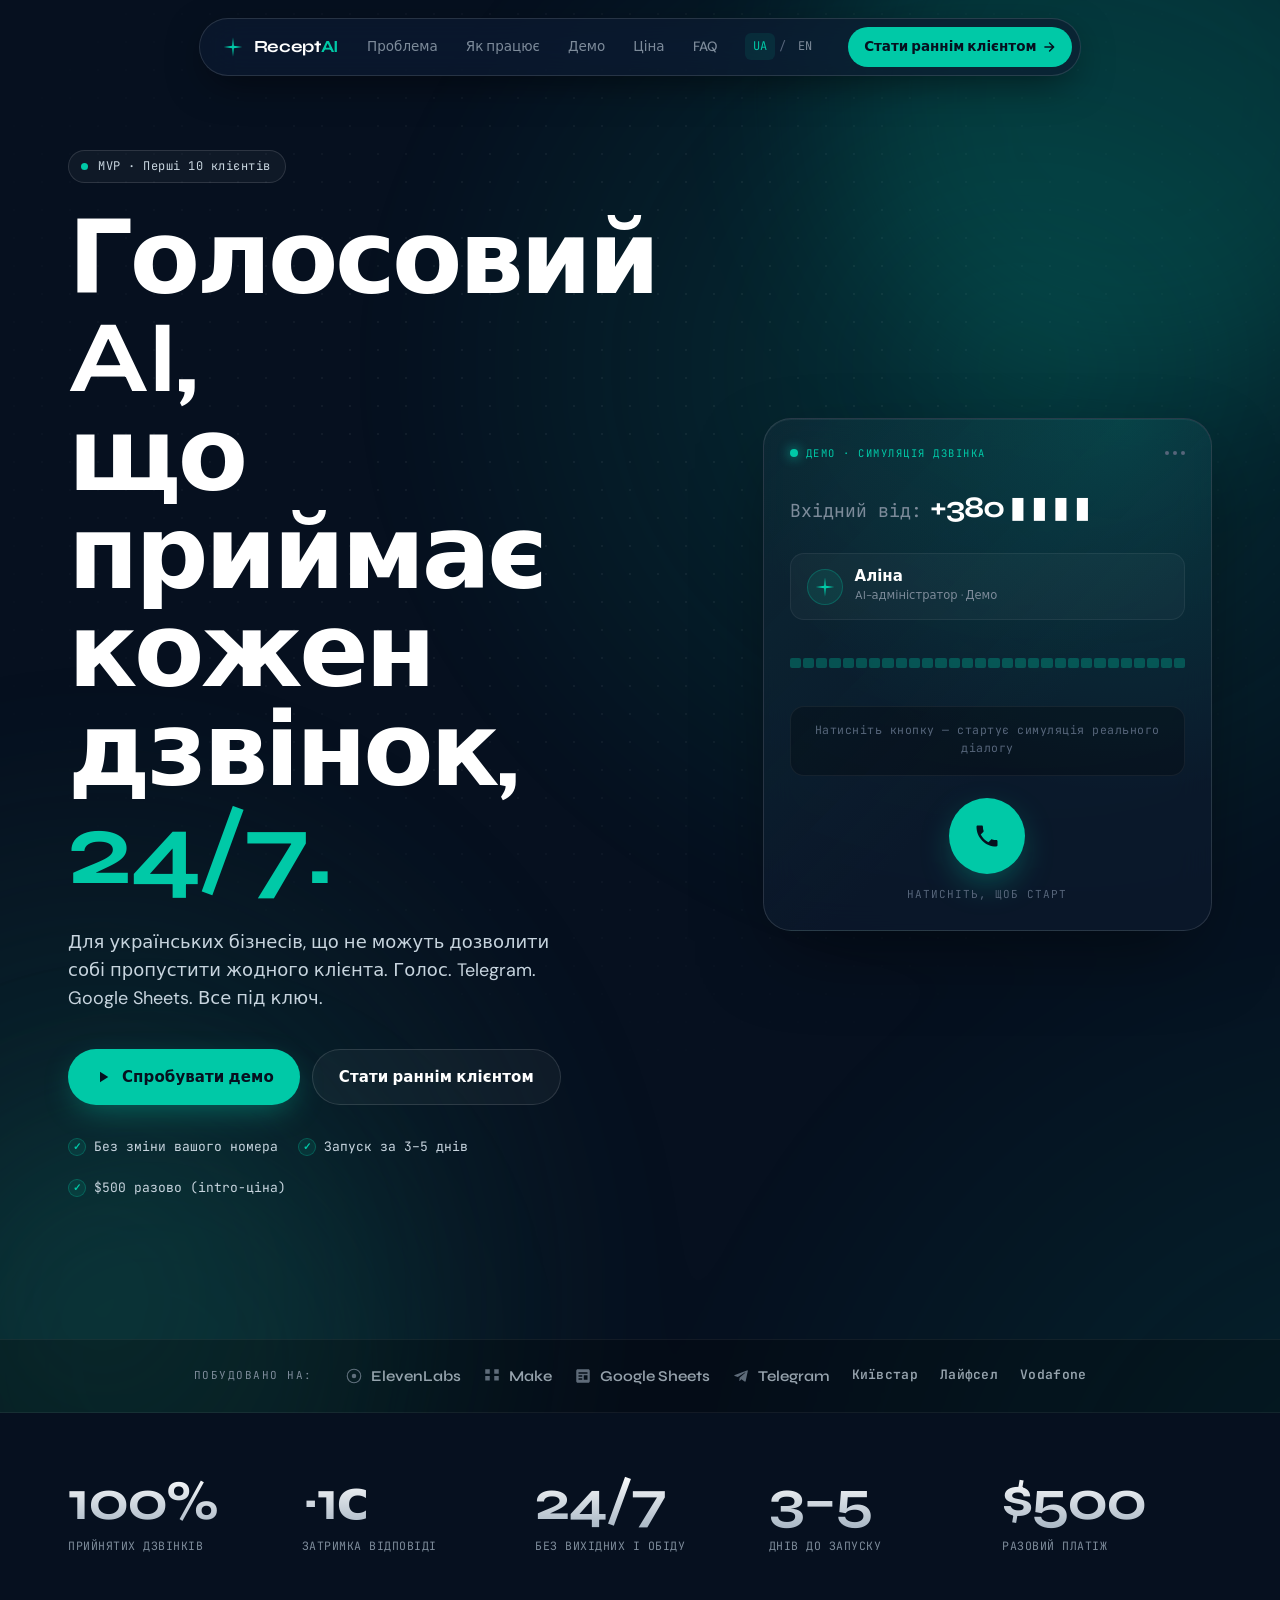
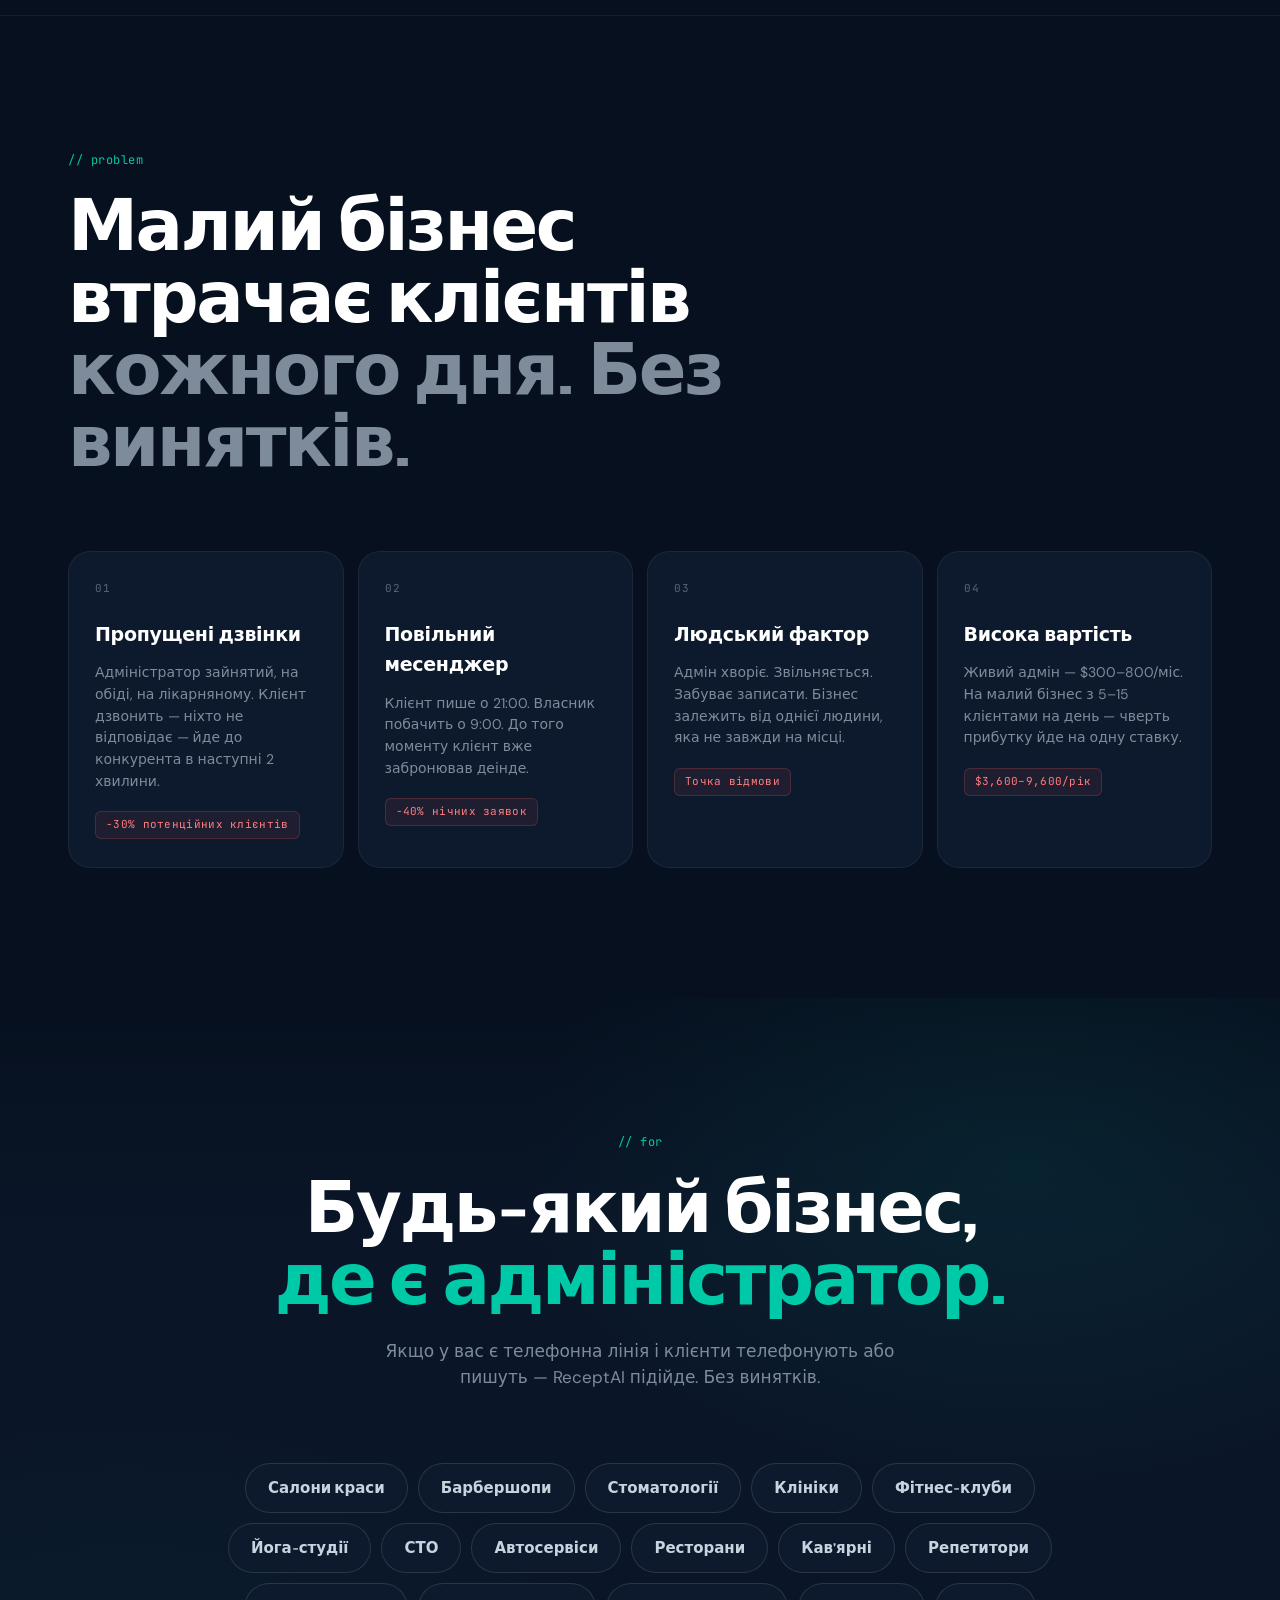
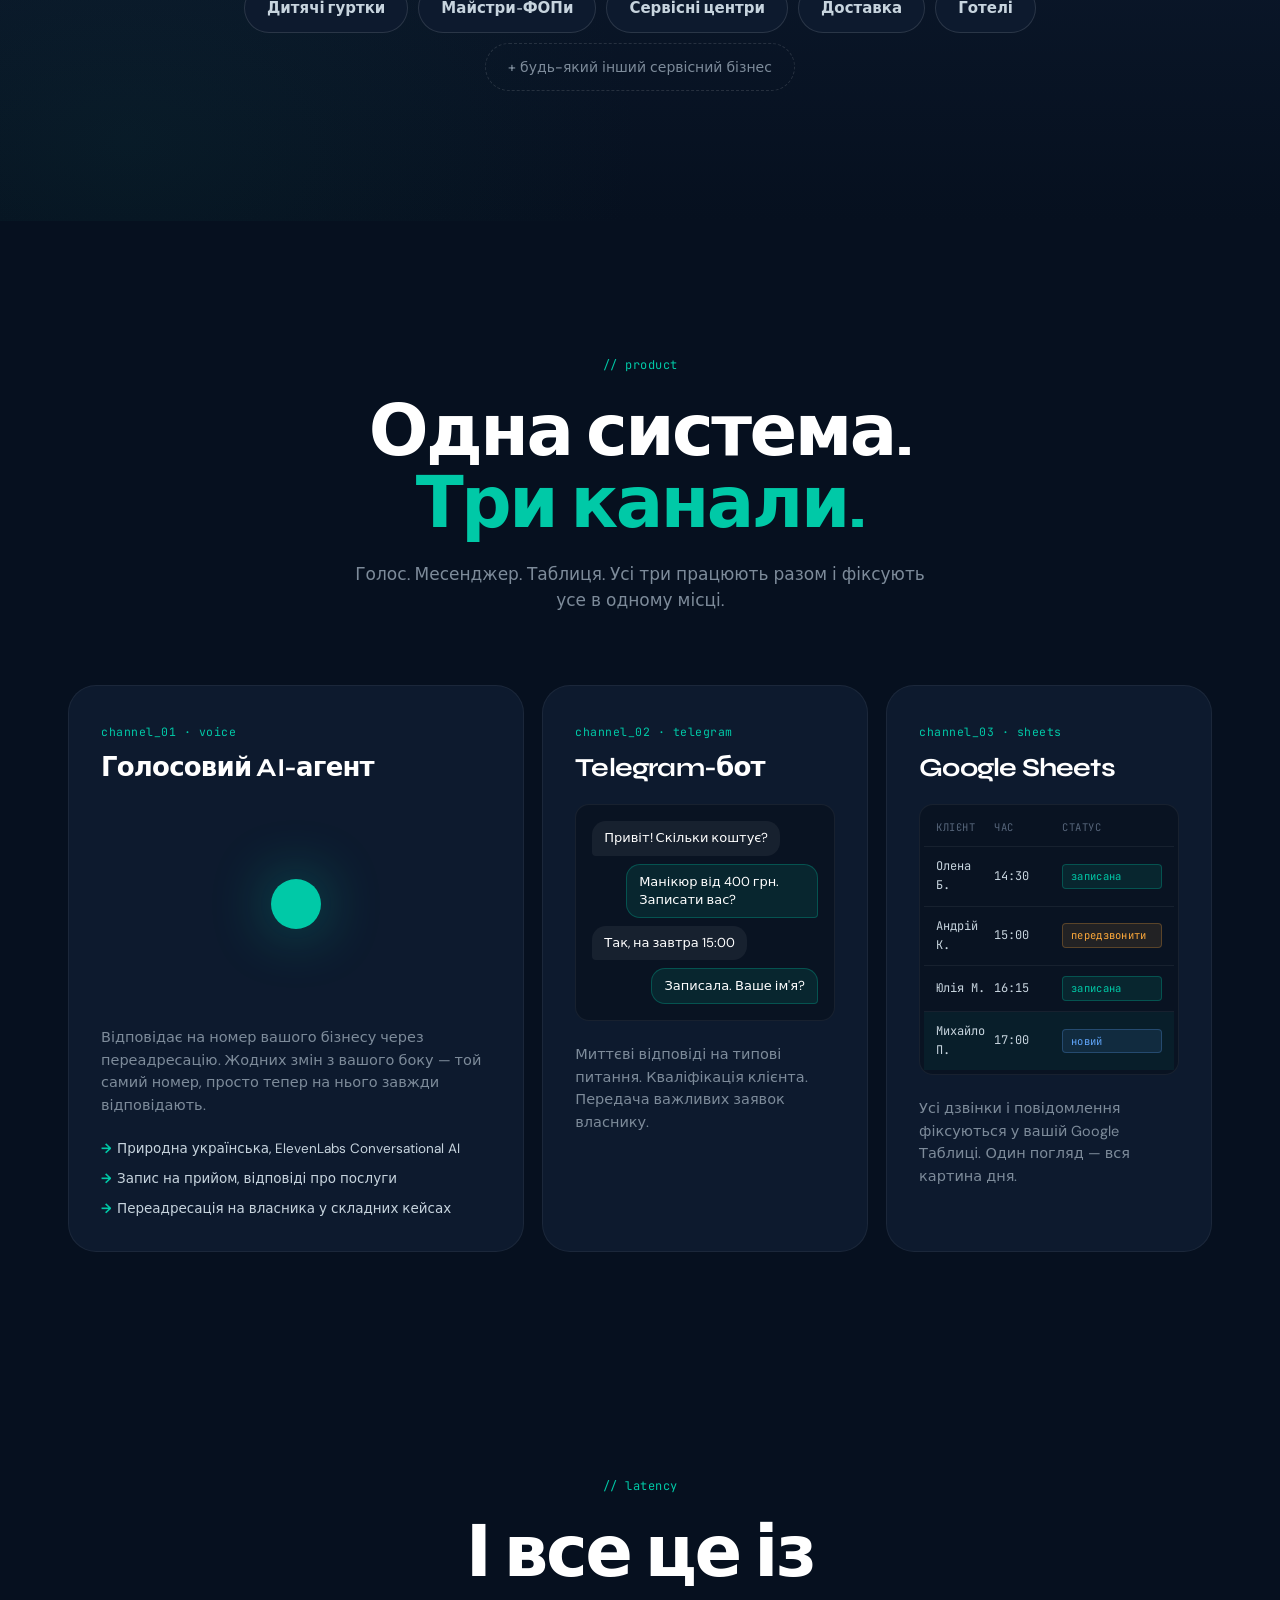
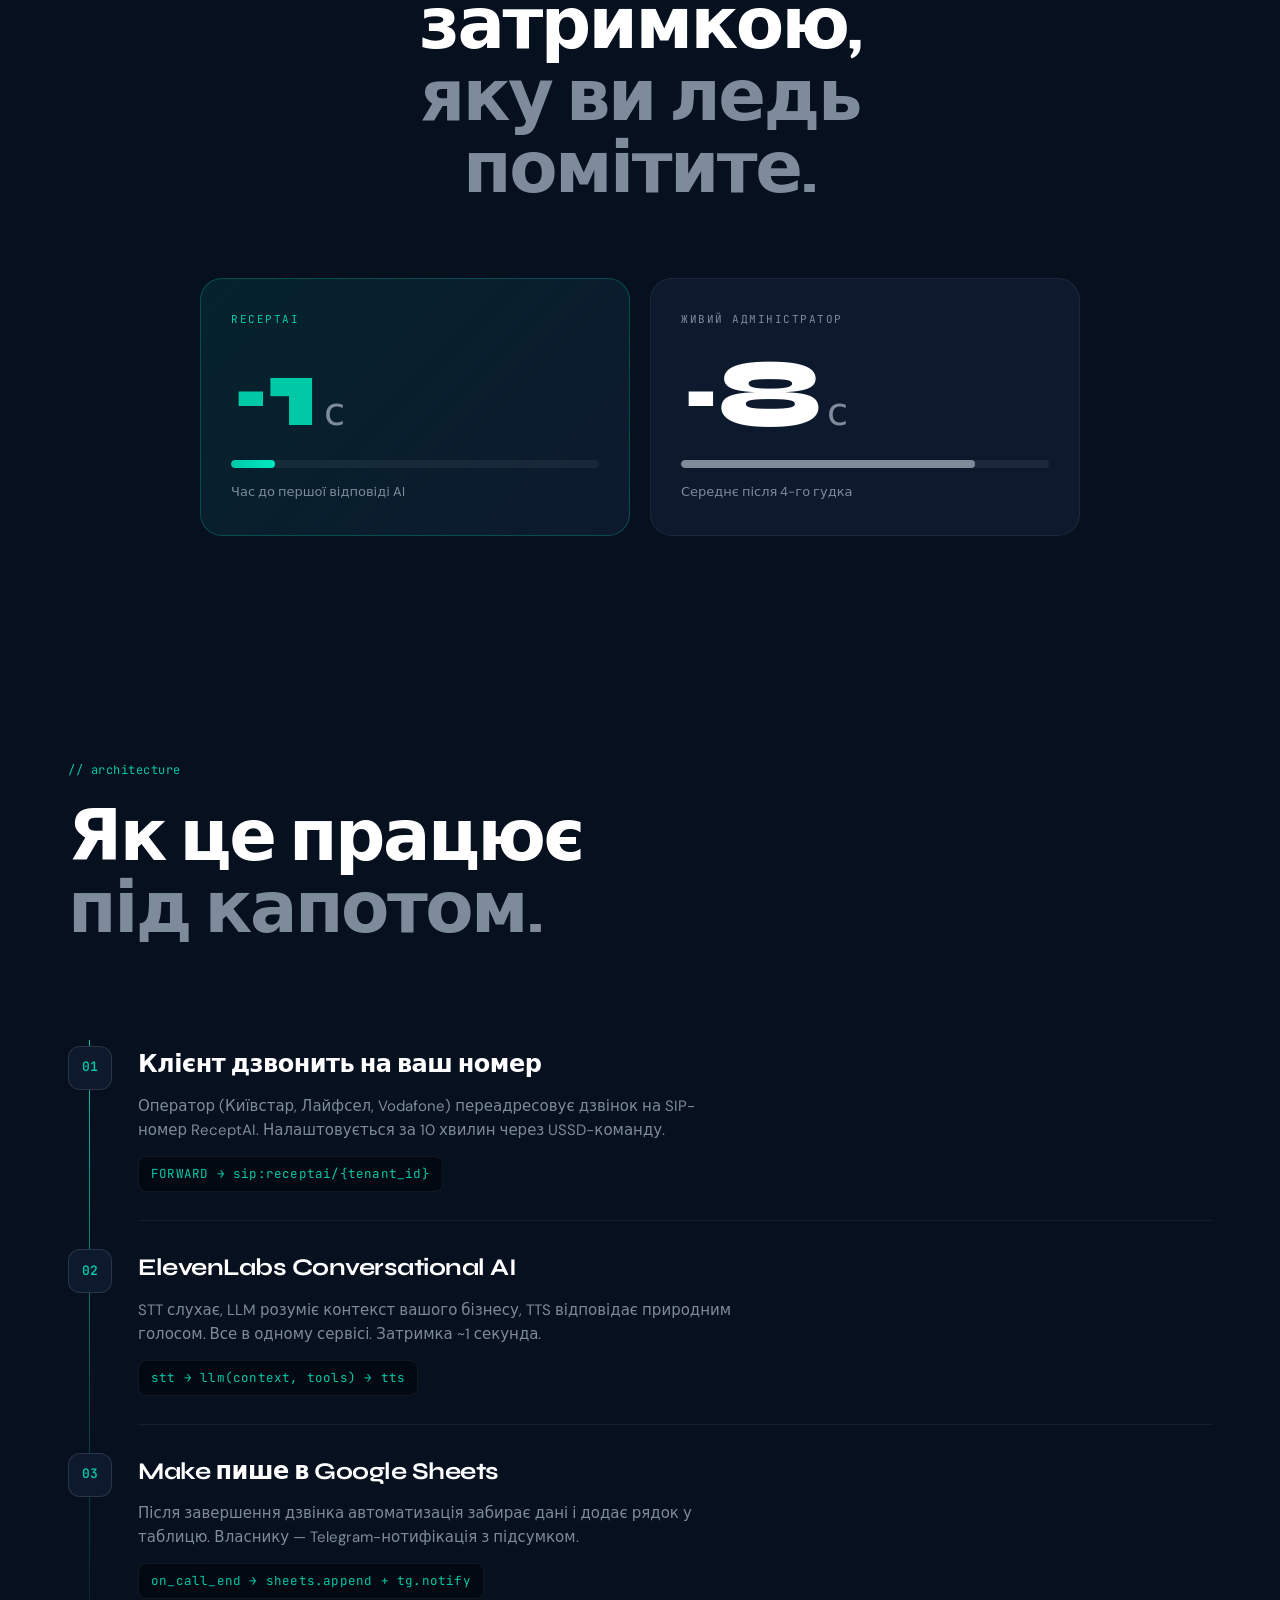
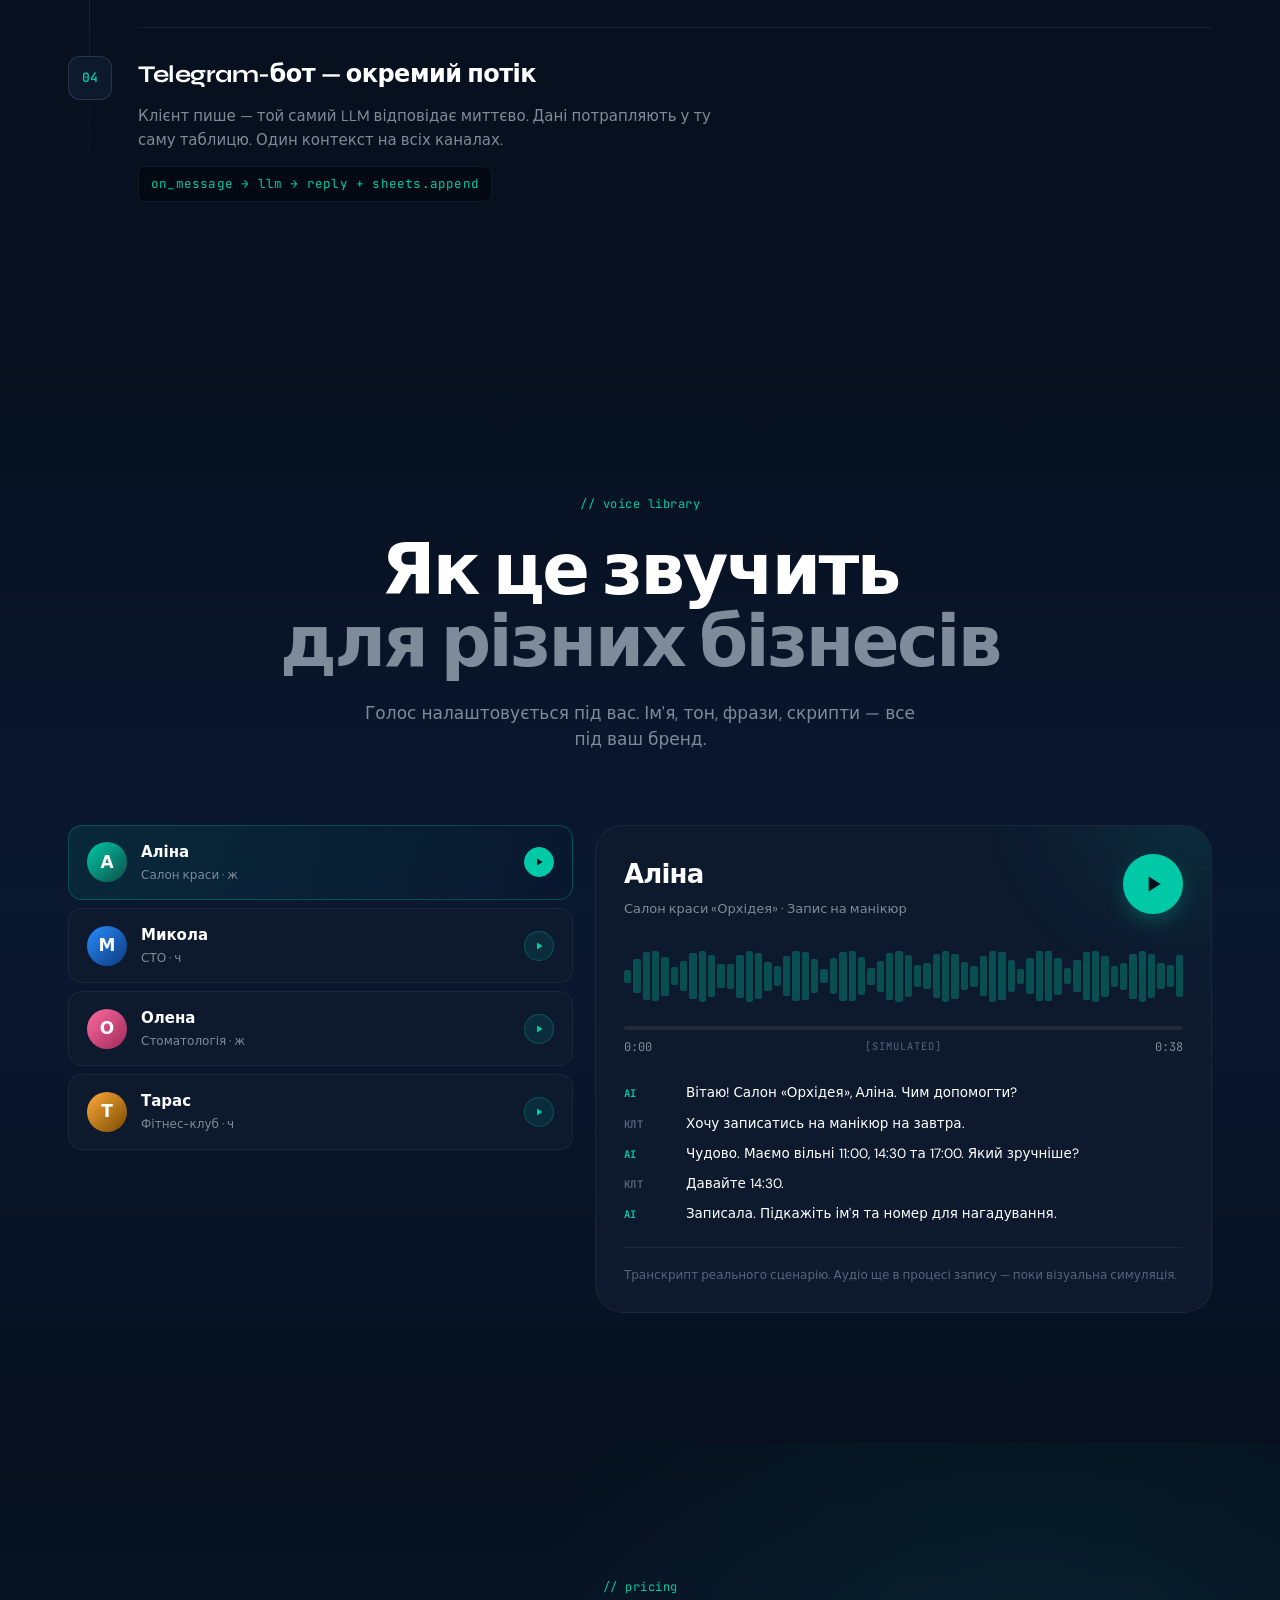
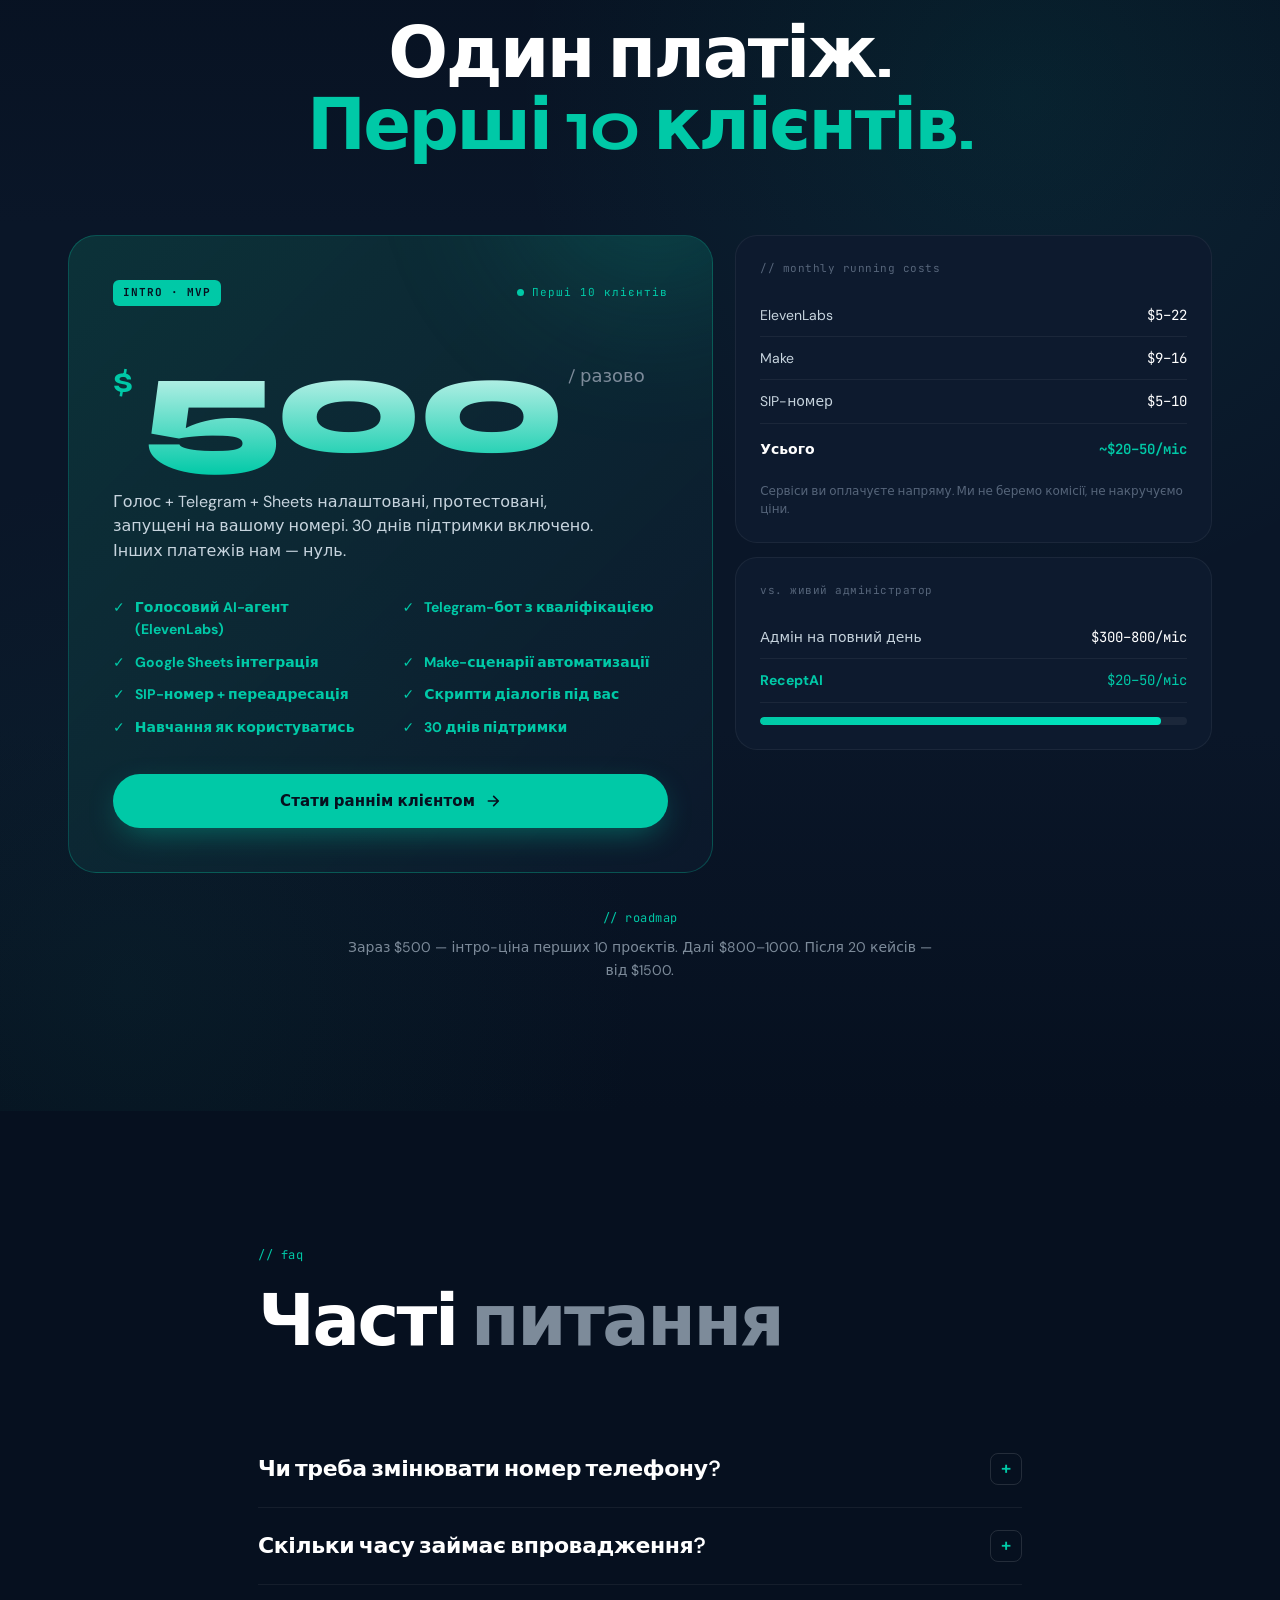
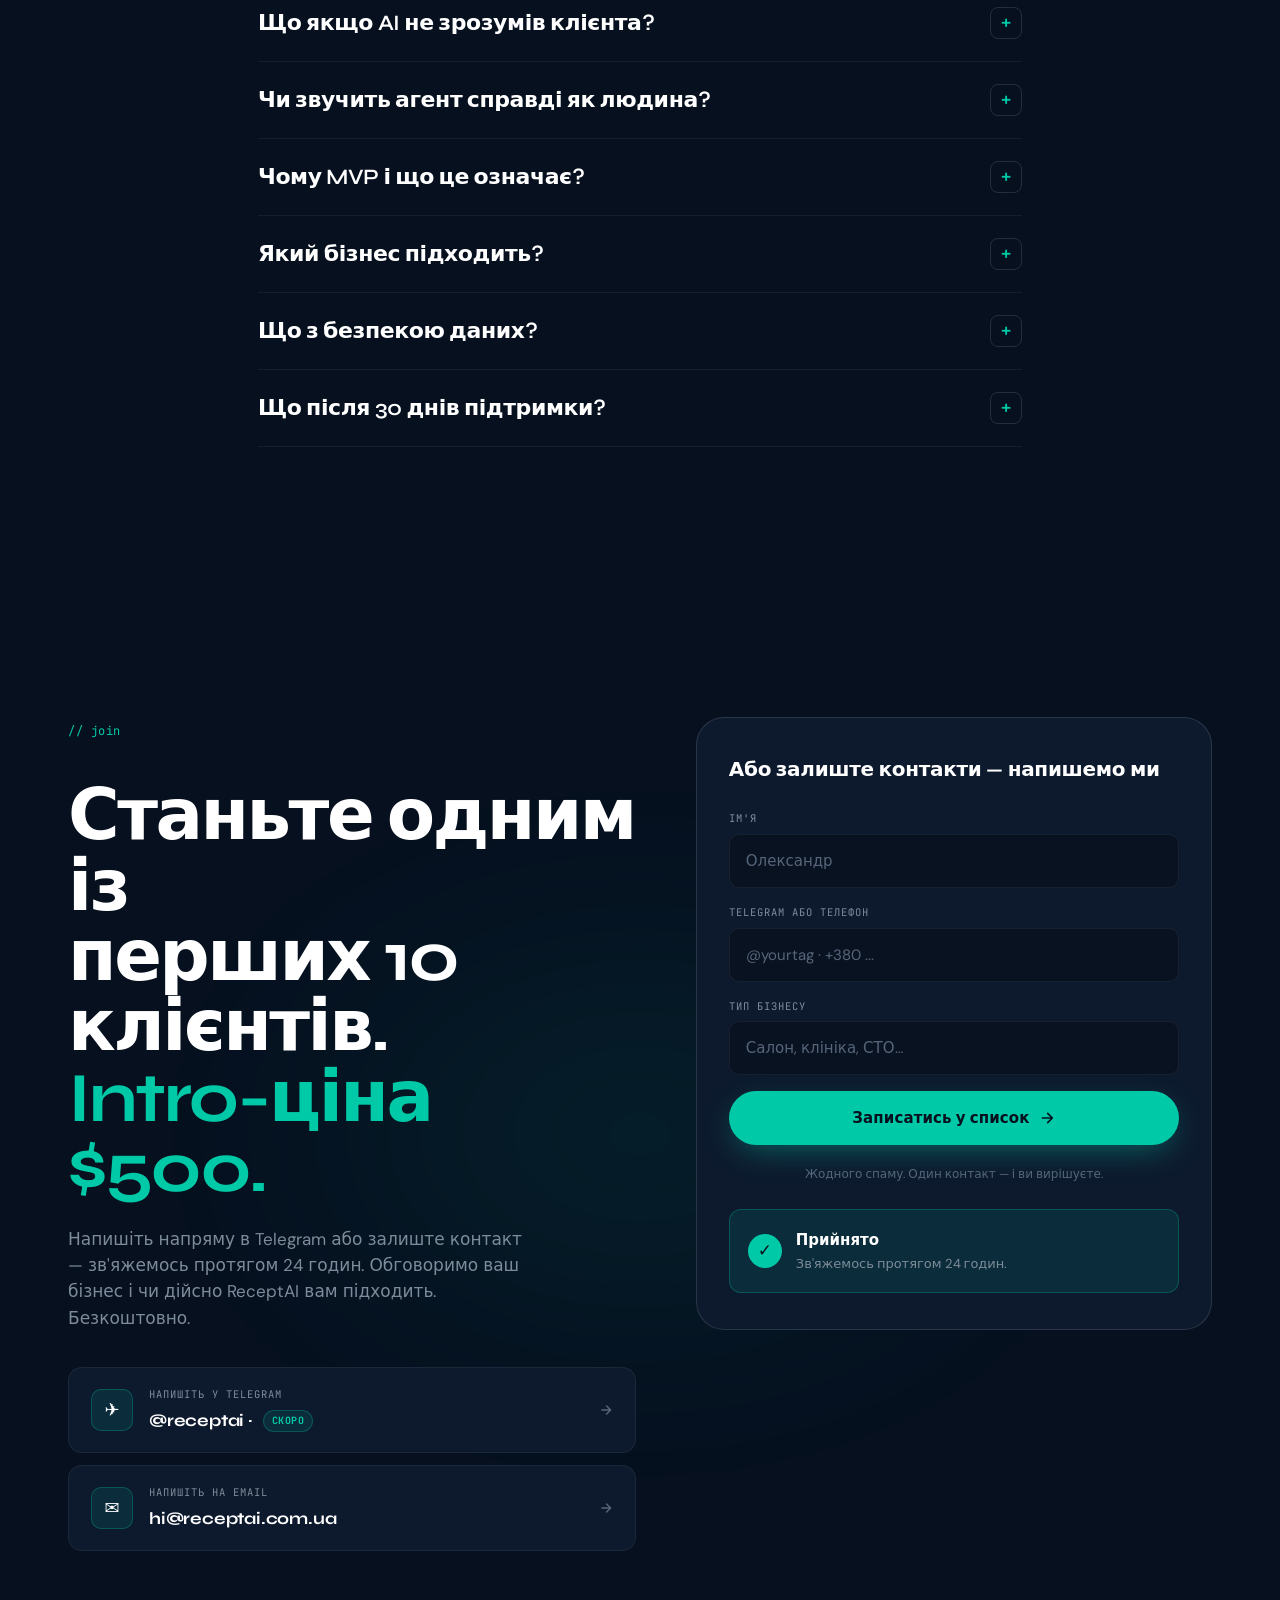
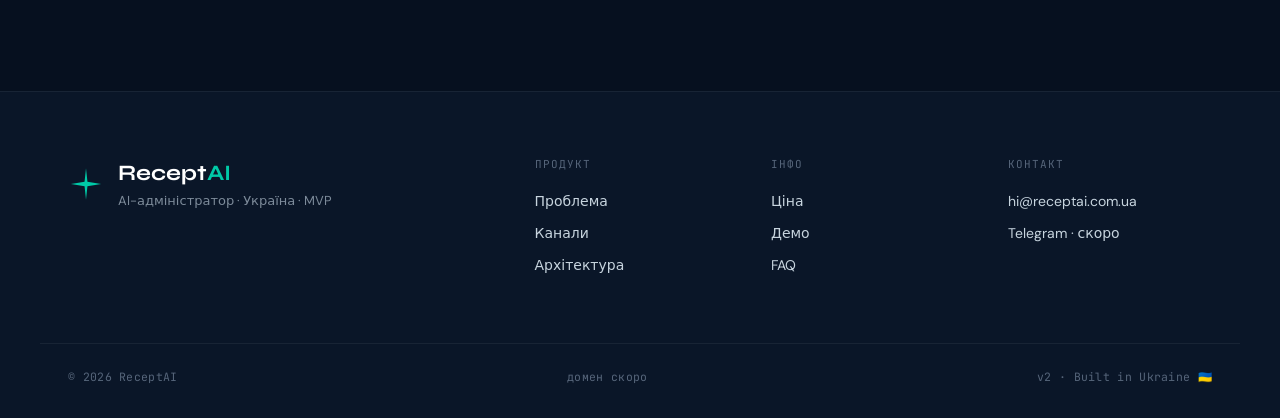
<file: site/index.html>
<!DOCTYPE html>
<html lang="uk" data-lang="uk">
<head>
  <meta charset="UTF-8" />
  <meta name="viewport" content="width=device-width, initial-scale=1.0" />
  <meta name="description" content="ReceptAI — голосовий AI, що приймає кожен дзвінок 24/7. MVP. Перші 10 клієнтів за $500." />
  <meta name="theme-color" content="#0A1628" />
  <meta property="og:title" content="ReceptAI · Voice AI Receptionist" />
  <meta property="og:description" content="Голосовий AI, що приймає кожен дзвінок, 24/7." />
  <title>ReceptAI · AI що приймає дзвінки 24/7</title>

  <link rel="icon" type="image/svg+xml" href="assets/favicon.svg" />
  <link rel="preconnect" href="https://fonts.googleapis.com" />
  <link rel="preconnect" href="https://fonts.gstatic.com" crossorigin />
  <link rel="stylesheet"
    href="https://fonts.googleapis.com/css2?family=Syne:wght@500;600;700;800&family=DM+Sans:wght@300;400;500;600;700&family=JetBrains+Mono:wght@400;500;600&display=swap" />
  <link rel="stylesheet" href="style.css" />
</head>
<body>

  <!-- ════════════════════════════════════════════
       NAV
       ════════════════════════════════════════════ -->
  <header class="nav" id="nav">
    <div class="nav__pill">
      <a href="#" class="nav__brand" aria-label="ReceptAI">
        <span class="nav__star" aria-hidden="true">
          <svg viewBox="0 0 100 100" fill="none">
            <path d="M50 6 L54 44 L92 50 L54 56 L50 94 L46 56 L8 50 L46 44 Z" fill="currentColor"/>
          </svg>
        </span>
        <span>Recept<span class="t">AI</span></span>
      </a>

      <nav class="nav__links" aria-label="Sections">
        <a href="#problem" data-i18n="nav.problem">Проблема</a>
        <a href="#how" data-i18n="nav.how">Як працює</a>
        <a href="#demo" data-i18n="nav.demo">Демо</a>
        <a href="#pricing" data-i18n="nav.pricing">Ціна</a>
        <a href="#faq" data-i18n="nav.faq">FAQ</a>
      </nav>

      <div class="lang" role="group" aria-label="Language">
        <button class="lang__btn is-active" data-lang-set="uk">UA</button>
        <span class="lang__sep">/</span>
        <button class="lang__btn" data-lang-set="en">EN</button>
      </div>

      <a href="#cta" class="nav__cta">
        <span data-i18n="nav.cta">Стати раннім клієнтом</span>
        <svg width="14" height="14" viewBox="0 0 24 24" fill="none" stroke="currentColor" stroke-width="2.5">
          <path d="M5 12h14M13 5l7 7-7 7" stroke-linecap="round" stroke-linejoin="round"/>
        </svg>
      </a>

      <button class="nav__burger" id="burger" aria-label="Menu">
        <span></span><span></span>
      </button>
    </div>
  </header>

  <!-- ════════════════════════════════════════════
       HERO — Bland-style direct headline + sim demo
       ════════════════════════════════════════════ -->
  <section class="hero">
    <div class="mesh" aria-hidden="true"></div>
    <div class="dotgrid" aria-hidden="true"></div>
    <div class="halo halo--1" aria-hidden="true"></div>
    <div class="halo halo--2" aria-hidden="true"></div>

    <div class="container hero__inner">
      <div class="hero__left">
        <div class="badge">
          <span class="badge__dot"></span>
          <span class="badge__text" data-i18n="hero.badge">MVP · Перші 10 клієнтів</span>
        </div>

        <h1 class="hero__title">
          <span data-i18n="hero.title.line1">Голосовий AI,</span><br>
          <span data-i18n="hero.title.line2">що приймає кожен дзвінок,</span><br>
          <span class="hero__accent t" data-i18n="hero.title.line3">24/7.</span>
        </h1>

        <p class="hero__sub" data-i18n="hero.sub">
          Для українських бізнесів, що не можуть дозволити собі пропустити жодного клієнта. Голос. Telegram. Google Sheets. Все під ключ.
        </p>

        <div class="hero__actions">
          <a href="#demo" class="btn btn--primary">
            <span class="btn__pulse"></span>
            <svg width="18" height="18" viewBox="0 0 24 24" fill="currentColor">
              <path d="M8 5v14l11-7z"/>
            </svg>
            <span data-i18n="hero.cta.demo">Спробувати демо</span>
          </a>
          <a href="#cta" class="btn btn--ghost">
            <span data-i18n="hero.cta.lead">Стати раннім клієнтом</span>
          </a>
        </div>

        <ul class="hero__bullets">
          <li><span class="check">✓</span> <span data-i18n="hero.bullet.1">Без зміни вашого номера</span></li>
          <li><span class="check">✓</span> <span data-i18n="hero.bullet.2">Запуск за 3–5 днів</span></li>
          <li><span class="check">✓</span> <span data-i18n="hero.bullet.3">$500 разово (intro-ціна)</span></li>
        </ul>
      </div>

      <!-- DEMO CALL WIDGET — simulation-only -->
      <aside class="callcard" id="callCard" aria-label="Демо-симуляція">
        <div class="callcard__top">
          <div class="callcard__status">
            <span class="livedot"></span>
            <span id="callStatus" data-i18n="call.status.idle">ДЕМО · СИМУЛЯЦІЯ ДЗВІНКА</span>
          </div>
          <div class="callcard__menu">
            <span></span><span></span><span></span>
          </div>
        </div>

        <div class="callcard__phone">
          <span class="callcard__plus" data-i18n="call.from">Вхідний від:</span>
          <span class="callcard__number" id="callNumber">+380 ▮ ▮ ▮ ▮</span>
        </div>

        <div class="callcard__persona">
          <div class="persona">
            <div class="persona__avatar">
              <svg viewBox="0 0 100 100" fill="none" aria-hidden="true">
                <path d="M50 6 L54 44 L92 50 L54 56 L50 94 L46 56 L8 50 L46 44 Z" fill="#00C9A7"/>
              </svg>
            </div>
            <div>
              <div class="persona__name">Аліна</div>
              <div class="persona__role" data-i18n="call.role">AI-адміністратор · Демо</div>
            </div>
          </div>
        </div>

        <div class="callcard__wave" id="callWave">
          <span></span><span></span><span></span><span></span><span></span>
          <span></span><span></span><span></span><span></span><span></span>
          <span></span><span></span><span></span><span></span><span></span>
          <span></span><span></span><span></span><span></span><span></span>
          <span></span><span></span><span></span><span></span><span></span>
          <span></span><span></span><span></span><span></span><span></span>
        </div>

        <div class="callcard__transcript" id="callTranscript">
          <div class="ttext ttext--system" data-i18n="call.hint">Натисніть кнопку — стартує симуляція реального діалогу</div>
        </div>

        <button class="callcard__cta" id="bigCall" aria-label="Запустити симуляцію">
          <span class="callcard__cta-ring"></span>
          <span class="callcard__cta-ring callcard__cta-ring--2"></span>
          <svg width="28" height="28" viewBox="0 0 24 24" fill="currentColor">
            <path d="M6.62 10.79c1.44 2.83 3.76 5.15 6.59 6.59l2.2-2.2c.28-.28.67-.36 1.02-.25 1.12.37 2.33.57 3.57.57.55 0 1 .45 1 1V20c0 .55-.45 1-1 1-9.39 0-17-7.61-17-17 0-.55.45-1 1-1h3.5c.55 0 1 .45 1 1 0 1.25.2 2.45.57 3.57.11.35.03.74-.25 1.02l-2.2 2.2z"/>
          </svg>
        </button>

        <div class="callcard__hint" id="callHint" data-i18n="call.cta">Натисніть, щоб старт</div>
      </aside>
    </div>

    <!-- TECH STACK STRIP (Bland's social proof, but tech we run on) -->
    <div class="techstrip">
      <div class="container">
        <div class="techstrip__inner">
          <span class="techstrip__label" data-i18n="tech.label">Побудовано на:</span>
          <div class="techstrip__items">
            <span class="techlogo">
              <svg width="18" height="18" viewBox="0 0 24 24" fill="currentColor"><circle cx="12" cy="12" r="3"/><circle cx="12" cy="12" r="9" fill="none" stroke="currentColor" stroke-width="1.5"/></svg>
              ElevenLabs
            </span>
            <span class="techlogo">
              <svg width="18" height="18" viewBox="0 0 24 24" fill="currentColor"><path d="M3 12h6v6H3zm12 0h6v6h-6zM3 3h6v6H3zm12 0h6v6h-6z"/></svg>
              Make
            </span>
            <span class="techlogo">
              <svg width="18" height="18" viewBox="0 0 24 24" fill="currentColor"><path d="M19 3H5c-1.1 0-2 .9-2 2v14c0 1.1.9 2 2 2h14c1.1 0 2-.9 2-2V5c0-1.1-.9-2-2-2zm-1 6H6V7h12v2zm-7 4H6v-2h5v2zm0 4H6v-2h5v2zm7 0h-5v-6h5v6z"/></svg>
              Google Sheets
            </span>
            <span class="techlogo">
              <svg width="18" height="18" viewBox="0 0 24 24" fill="currentColor"><path d="M9.78 18.65l.28-4.23 7.68-6.92c.34-.31-.07-.46-.52-.19L7.74 13.3 3.64 12c-.88-.25-.89-.86.2-1.3l15.97-6.16c.73-.33 1.43.18 1.15 1.3l-2.72 12.81c-.19.91-.74 1.13-1.5.71L12.6 16.3l-1.99 1.93c-.23.23-.42.42-.83.42z"/></svg>
              Telegram
            </span>
            <span class="techlogo techlogo--mono">Київстар</span>
            <span class="techlogo techlogo--mono">Лайфсел</span>
            <span class="techlogo techlogo--mono">Vodafone</span>
          </div>
        </div>
      </div>
    </div>
  </section>

  <!-- ════════════════════════════════════════════
       METRICS — Bland's stat bar style
       ════════════════════════════════════════════ -->
  <section class="metrics">
    <div class="container">
      <div class="metrics__grid">
        <div class="metric">
          <div class="metric__num">100%</div>
          <div class="metric__label" data-i18n="m.calls">Прийнятих дзвінків</div>
        </div>
        <div class="metric">
          <div class="metric__num">~1с</div>
          <div class="metric__label" data-i18n="m.latency">Затримка відповіді</div>
        </div>
        <div class="metric">
          <div class="metric__num">24/7</div>
          <div class="metric__label" data-i18n="m.uptime">Без вихідних і обіду</div>
        </div>
        <div class="metric">
          <div class="metric__num">3–5</div>
          <div class="metric__label" data-i18n="m.days">Днів до запуску</div>
        </div>
        <div class="metric">
          <div class="metric__num">$500</div>
          <div class="metric__label" data-i18n="m.price">Разовий платіж</div>
        </div>
      </div>
    </div>
  </section>

  <!-- ════════════════════════════════════════════
       PROBLEM
       ════════════════════════════════════════════ -->
  <section class="section" id="problem">
    <div class="container">
      <header class="head">
        <span class="kicker">// problem</span>
        <h2 class="head__title">
          <span data-i18n="problem.title.1">Малий бізнес втрачає клієнтів</span><br>
          <span class="dim" data-i18n="problem.title.2">кожного дня. Без винятків.</span>
        </h2>
      </header>

      <div class="problems">
        <article class="problem">
          <div class="problem__num">01</div>
          <h3 data-i18n="p1.title">Пропущені дзвінки</h3>
          <p data-i18n="p1.desc">Адміністратор зайнятий, на обіді, на лікарняному. Клієнт дзвонить — ніхто не відповідає — йде до конкурента в наступні 2 хвилини.</p>
          <div class="problem__chip" data-i18n="p1.chip">−30% потенційних клієнтів</div>
        </article>

        <article class="problem">
          <div class="problem__num">02</div>
          <h3 data-i18n="p2.title">Повільний месенджер</h3>
          <p data-i18n="p2.desc">Клієнт пише о 21:00. Власник побачить о 9:00. До того моменту клієнт вже забронював деінде.</p>
          <div class="problem__chip" data-i18n="p2.chip">−40% нічних заявок</div>
        </article>

        <article class="problem">
          <div class="problem__num">03</div>
          <h3 data-i18n="p3.title">Людський фактор</h3>
          <p data-i18n="p3.desc">Адмін хворіє. Звільняється. Забуває записати. Бізнес залежить від однієї людини, яка не завжди на місці.</p>
          <div class="problem__chip" data-i18n="p3.chip">Точка відмови</div>
        </article>

        <article class="problem">
          <div class="problem__num">04</div>
          <h3 data-i18n="p4.title">Висока вартість</h3>
          <p data-i18n="p4.desc">Живий адмін — $300–800/міс. На малий бізнес з 5–15 клієнтами на день — чверть прибутку йде на одну ставку.</p>
          <div class="problem__chip" data-i18n="p4.chip">$3,600–9,600/рік</div>
        </article>
      </div>
    </div>
  </section>

  <!-- ════════════════════════════════════════════
       FOR-WHO (replaces case studies for MVP)
       ════════════════════════════════════════════ -->
  <section class="section section--dark">
    <div class="container">
      <header class="head head--center">
        <span class="kicker">// for</span>
        <h2 class="head__title">
          <span data-i18n="forwho.title.1">Будь-який бізнес,</span><br>
          <span class="t" data-i18n="forwho.title.2">де є адміністратор.</span>
        </h2>
        <p class="head__lead" data-i18n="forwho.lead">
          Якщо у вас є телефонна лінія і клієнти телефонують або пишуть — ReceptAI підійде. Без винятків.
        </p>
      </header>

      <div class="chips">
        <span class="chiplg" data-i18n="forwho.1">Салони краси</span>
        <span class="chiplg" data-i18n="forwho.2">Барбершопи</span>
        <span class="chiplg" data-i18n="forwho.3">Стоматології</span>
        <span class="chiplg" data-i18n="forwho.4">Клініки</span>
        <span class="chiplg" data-i18n="forwho.5">Фітнес-клуби</span>
        <span class="chiplg" data-i18n="forwho.6">Йога-студії</span>
        <span class="chiplg" data-i18n="forwho.7">СТО</span>
        <span class="chiplg" data-i18n="forwho.8">Автосервіси</span>
        <span class="chiplg" data-i18n="forwho.9">Ресторани</span>
        <span class="chiplg" data-i18n="forwho.10">Кав'ярні</span>
        <span class="chiplg" data-i18n="forwho.11">Репетитори</span>
        <span class="chiplg" data-i18n="forwho.12">Дитячі гуртки</span>
        <span class="chiplg" data-i18n="forwho.13">Майстри-ФОПи</span>
        <span class="chiplg" data-i18n="forwho.14">Сервісні центри</span>
        <span class="chiplg" data-i18n="forwho.15">Доставка</span>
        <span class="chiplg" data-i18n="forwho.16">Готелі</span>
        <span class="chiplg chiplg--more">+ <span data-i18n="forwho.more">будь-який інший сервісний бізнес</span></span>
      </div>
    </div>
  </section>

  <!-- ════════════════════════════════════════════
       PRODUCT BENTO
       ════════════════════════════════════════════ -->
  <section class="section" id="product">
    <div class="container">
      <header class="head head--center">
        <span class="kicker">// product</span>
        <h2 class="head__title">
          <span data-i18n="prod.title.1">Одна система.</span><br>
          <span class="t" data-i18n="prod.title.2">Три канали.</span>
        </h2>
        <p class="head__lead" data-i18n="prod.lead">
          Голос. Месенджер. Таблиця. Усі три працюють разом і фіксують усе в одному місці.
        </p>
      </header>

      <div class="bento">
        <article class="card card--voice">
          <div class="card__head">
            <code class="card__tag">channel_01 · voice</code>
            <h3 class="card__title" data-i18n="prod.voice.title">Голосовий AI-агент</h3>
          </div>

          <div class="card__visual">
            <div class="voiceviz">
              <div class="voiceviz__core"></div>
              <div class="voiceviz__ring voiceviz__ring--1"></div>
              <div class="voiceviz__ring voiceviz__ring--2"></div>
              <div class="voiceviz__ring voiceviz__ring--3"></div>
            </div>
          </div>

          <p class="card__desc" data-i18n="prod.voice.desc">
            Відповідає на номер вашого бізнесу через переадресацію. Жодних змін з вашого боку — той самий номер, просто тепер на нього завжди відповідають.
          </p>

          <ul class="card__list">
            <li data-i18n="prod.voice.li1">Природна українська, ElevenLabs Conversational AI</li>
            <li data-i18n="prod.voice.li2">Запис на прийом, відповіді про послуги</li>
            <li data-i18n="prod.voice.li3">Переадресація на власника у складних кейсах</li>
          </ul>
        </article>

        <article class="card">
          <div class="card__head">
            <code class="card__tag">channel_02 · telegram</code>
            <h3 class="card__title" data-i18n="prod.tg.title">Telegram-бот</h3>
          </div>

          <div class="card__chat">
            <div class="bubble bubble--in" data-i18n="prod.tg.b1">Привіт! Скільки коштує?</div>
            <div class="bubble bubble--out" data-i18n="prod.tg.b2">Манікюр від 400 грн. Записати вас?</div>
            <div class="bubble bubble--in" data-i18n="prod.tg.b3">Так, на завтра 15:00</div>
            <div class="bubble bubble--out" data-i18n="prod.tg.b4">Записала. Ваше ім'я?</div>
          </div>

          <p class="card__desc" data-i18n="prod.tg.desc">Миттєві відповіді на типові питання. Кваліфікація клієнта. Передача важливих заявок власнику.</p>
        </article>

        <article class="card">
          <div class="card__head">
            <code class="card__tag">channel_03 · sheets</code>
            <h3 class="card__title" data-i18n="prod.sh.title">Google Sheets</h3>
          </div>

          <div class="card__sheet">
            <div class="row row--head">
              <span data-i18n="prod.sh.h1">Клієнт</span><span data-i18n="prod.sh.h2">Час</span><span data-i18n="prod.sh.h3">Статус</span>
            </div>
            <div class="row">
              <span>Олена Б.</span><span class="mono">14:30</span><span class="pill pill--ok" data-i18n="prod.sh.s1">записана</span>
            </div>
            <div class="row">
              <span>Андрій К.</span><span class="mono">15:00</span><span class="pill pill--wait" data-i18n="prod.sh.s2">передзвонити</span>
            </div>
            <div class="row">
              <span>Юлія М.</span><span class="mono">16:15</span><span class="pill pill--ok" data-i18n="prod.sh.s1">записана</span>
            </div>
            <div class="row row--new">
              <span>Михайло П.</span><span class="mono">17:00</span><span class="pill pill--new" data-i18n="prod.sh.s3">новий</span>
            </div>
          </div>

          <p class="card__desc" data-i18n="prod.sh.desc">Усі дзвінки і повідомлення фіксуються у вашій Google Таблиці. Один погляд — вся картина дня.</p>
        </article>
      </div>
    </div>
  </section>

  <!-- ════════════════════════════════════════════
       LATENCY COMPARISON (Bland-style)
       ════════════════════════════════════════════ -->
  <section class="latency">
    <div class="container">
      <header class="head head--center">
        <span class="kicker">// latency</span>
        <h2 class="head__title">
          <span data-i18n="lat.title.1">І все це із затримкою,</span><br>
          <span class="dim" data-i18n="lat.title.2">яку ви ледь помітите.</span>
        </h2>
      </header>

      <div class="latgrid">
        <div class="latbox latbox--win">
          <div class="latbox__label">ReceptAI</div>
          <div class="latbox__val">~1<span>с</span></div>
          <div class="latbox__bar"><span style="width:12%"></span></div>
          <div class="latbox__note" data-i18n="lat.us">Час до першої відповіді AI</div>
        </div>
        <div class="latbox">
          <div class="latbox__label" data-i18n="lat.them">Живий адміністратор</div>
          <div class="latbox__val">~8<span>с</span></div>
          <div class="latbox__bar"><span style="width:80%"></span></div>
          <div class="latbox__note" data-i18n="lat.themnote">Середнє після 4-го гудка</div>
        </div>
      </div>
    </div>
  </section>

  <!-- ════════════════════════════════════════════
       HOW IT WORKS
       ════════════════════════════════════════════ -->
  <section class="section" id="how">
    <div class="container">
      <header class="head">
        <span class="kicker">// architecture</span>
        <h2 class="head__title">
          <span data-i18n="how.title.1">Як це працює</span><br>
          <span class="dim" data-i18n="how.title.2">під капотом.</span>
        </h2>
      </header>

      <div class="how">
        <div class="how__line" aria-hidden="true"></div>

        <article class="step">
          <div class="step__dot"><span>01</span></div>
          <div class="step__body">
            <h4 data-i18n="how.s1.title">Клієнт дзвонить на ваш номер</h4>
            <p data-i18n="how.s1.desc">Оператор (Київстар, Лайфсел, Vodafone) переадресовує дзвінок на SIP-номер ReceptAI. Налаштовується за 10 хвилин через USSD-команду.</p>
            <code class="step__code">FORWARD → sip:receptai/{tenant_id}</code>
          </div>
        </article>

        <article class="step">
          <div class="step__dot"><span>02</span></div>
          <div class="step__body">
            <h4 data-i18n="how.s2.title">ElevenLabs Conversational AI</h4>
            <p data-i18n="how.s2.desc">STT слухає, LLM розуміє контекст вашого бізнесу, TTS відповідає природним голосом. Все в одному сервісі. Затримка ~1 секунда.</p>
            <code class="step__code">stt → llm(context, tools) → tts</code>
          </div>
        </article>

        <article class="step">
          <div class="step__dot"><span>03</span></div>
          <div class="step__body">
            <h4 data-i18n="how.s3.title">Make пише в Google Sheets</h4>
            <p data-i18n="how.s3.desc">Після завершення дзвінка автоматизація забирає дані і додає рядок у таблицю. Власнику — Telegram-нотифікація з підсумком.</p>
            <code class="step__code">on_call_end → sheets.append + tg.notify</code>
          </div>
        </article>

        <article class="step">
          <div class="step__dot"><span>04</span></div>
          <div class="step__body">
            <h4 data-i18n="how.s4.title">Telegram-бот — окремий потік</h4>
            <p data-i18n="how.s4.desc">Клієнт пише — той самий LLM відповідає миттєво. Дані потрапляють у ту саму таблицю. Один контекст на всіх каналах.</p>
            <code class="step__code">on_message → llm → reply + sheets.append</code>
          </div>
        </article>
      </div>
    </div>
  </section>

  <!-- ════════════════════════════════════════════
       VOICE LIBRARY (ElevenLabs-style)
       ════════════════════════════════════════════ -->
  <section class="section section--demo" id="demo">
    <div class="container">
      <header class="head head--center">
        <span class="kicker">// voice library</span>
        <h2 class="head__title">
          <span data-i18n="vl.title.1">Як це звучить</span><br>
          <span class="dim" data-i18n="vl.title.2">для різних бізнесів</span>
        </h2>
        <p class="head__lead" data-i18n="vl.lead">
          Голос налаштовується під вас. Ім'я, тон, фрази, скрипти — все під ваш бренд.
        </p>
      </header>

      <div class="vlib">
        <div class="vlib__picker" role="tablist">
          <button class="vp is-active" data-persona="alina" role="tab">
            <span class="vp__avatar" style="background:linear-gradient(135deg,#00C9A7,#0F4F4A);">А</span>
            <span class="vp__info">
              <span class="vp__name">Аліна</span>
              <span class="vp__role" data-i18n="vl.alina.role">Салон краси · ж</span>
            </span>
            <span class="vp__play"><svg viewBox="0 0 24 24" fill="currentColor"><path d="M8 5v14l11-7z"/></svg></span>
          </button>

          <button class="vp" data-persona="mykola" role="tab">
            <span class="vp__avatar" style="background:linear-gradient(135deg,#2a8cff,#0a3a7a);">М</span>
            <span class="vp__info">
              <span class="vp__name">Микола</span>
              <span class="vp__role" data-i18n="vl.mykola.role">СТО · ч</span>
            </span>
            <span class="vp__play"><svg viewBox="0 0 24 24" fill="currentColor"><path d="M8 5v14l11-7z"/></svg></span>
          </button>

          <button class="vp" data-persona="olena" role="tab">
            <span class="vp__avatar" style="background:linear-gradient(135deg,#ff6b9d,#9d2a5a);">О</span>
            <span class="vp__info">
              <span class="vp__name">Олена</span>
              <span class="vp__role" data-i18n="vl.olena.role">Стоматологія · ж</span>
            </span>
            <span class="vp__play"><svg viewBox="0 0 24 24" fill="currentColor"><path d="M8 5v14l11-7z"/></svg></span>
          </button>

          <button class="vp" data-persona="taras" role="tab">
            <span class="vp__avatar" style="background:linear-gradient(135deg,#ffaa3b,#7a4a00);">Т</span>
            <span class="vp__info">
              <span class="vp__name">Тарас</span>
              <span class="vp__role" data-i18n="vl.taras.role">Фітнес-клуб · ч</span>
            </span>
            <span class="vp__play"><svg viewBox="0 0 24 24" fill="currentColor"><path d="M8 5v14l11-7z"/></svg></span>
          </button>
        </div>

        <div class="vplayer">
          <div class="vplayer__head">
            <div>
              <div class="vplayer__name" id="vName">Аліна</div>
              <div class="vplayer__ctx" id="vCtx" data-i18n="vl.alina.ctx">Салон краси «Орхідея» · Запис на манікюр</div>
            </div>
            <button class="vplayer__big" id="vPlay" aria-label="Play">
              <svg class="ic ic--play" viewBox="0 0 24 24" fill="currentColor"><path d="M8 5v14l11-7z"/></svg>
              <svg class="ic ic--pause" viewBox="0 0 24 24" fill="currentColor">
                <rect x="6" y="5" width="4" height="14" rx="1"/>
                <rect x="14" y="5" width="4" height="14" rx="1"/>
              </svg>
            </button>
          </div>

          <div class="vwave" id="vWave"></div>

          <div class="vplayer__bar">
            <div class="vplayer__bar-fill" id="vBar"></div>
          </div>

          <div class="vplayer__meta">
            <span id="vTime">0:00</span>
            <span class="vplayer__sim mono" data-i18n="vl.simulated">[SIMULATED]</span>
            <span id="vTotal">0:42</span>
          </div>

          <div class="vlines" id="vLines"></div>

          <p class="vplayer__note" data-i18n="vl.note">
            Транскрипт реального сценарію. Аудіо ще в процесі запису — поки візуальна симуляція.
          </p>
        </div>
      </div>
    </div>
  </section>

  <!-- ════════════════════════════════════════════
       PRICING (Raycast: card with glow + spec)
       ════════════════════════════════════════════ -->
  <section class="section section--dark" id="pricing">
    <div class="container">
      <header class="head head--center">
        <span class="kicker">// pricing</span>
        <h2 class="head__title">
          <span data-i18n="pr.title.1">Один платіж.</span><br>
          <span class="t" data-i18n="pr.title.2">Перші 10 клієнтів.</span>
        </h2>
      </header>

      <div class="price">
        <div class="price__card">
          <div class="price__halo" aria-hidden="true"></div>

          <div class="price__top">
            <span class="price__tag" data-i18n="pr.tag">Intro · MVP</span>
            <span class="price__avail" data-i18n="pr.avail">Перші 10 клієнтів</span>
          </div>

          <div class="price__amount">
            <span class="price__cur">$</span>
            <span class="price__val">500</span>
            <span class="price__per" data-i18n="pr.per">/ разово</span>
          </div>

          <p class="price__lead" data-i18n="pr.lead">
            Голос + Telegram + Sheets налаштовані, протестовані, запущені на вашому номері. 30 днів підтримки включено. Інших платежів нам — нуль.
          </p>

          <div class="price__incl">
            <div><span>✓</span> <span data-i18n="pr.i1">Голосовий AI-агент (ElevenLabs)</span></div>
            <div><span>✓</span> <span data-i18n="pr.i2">Telegram-бот з кваліфікацією</span></div>
            <div><span>✓</span> <span data-i18n="pr.i3">Google Sheets інтеграція</span></div>
            <div><span>✓</span> <span data-i18n="pr.i4">Make-сценарії автоматизації</span></div>
            <div><span>✓</span> <span data-i18n="pr.i5">SIP-номер + переадресація</span></div>
            <div><span>✓</span> <span data-i18n="pr.i6">Скрипти діалогів під вас</span></div>
            <div><span>✓</span> <span data-i18n="pr.i7">Навчання як користуватись</span></div>
            <div><span>✓</span> <span data-i18n="pr.i8">30 днів підтримки</span></div>
          </div>

          <a href="#cta" class="btn btn--primary btn--block">
            <span data-i18n="pr.cta">Стати раннім клієнтом</span>
            <svg width="16" height="16" viewBox="0 0 24 24" fill="none" stroke="currentColor" stroke-width="2.5">
              <path d="M5 12h14M13 5l7 7-7 7" stroke-linecap="round" stroke-linejoin="round"/>
            </svg>
          </a>
        </div>

        <div class="price__side">
          <div class="spec">
            <div class="spec__head">// monthly running costs</div>
            <div class="spec__row">
              <span>ElevenLabs</span>
              <span class="mono">$5–22</span>
            </div>
            <div class="spec__row">
              <span>Make</span>
              <span class="mono">$9–16</span>
            </div>
            <div class="spec__row">
              <span data-i18n="spec.sip">SIP-номер</span>
              <span class="mono">$5–10</span>
            </div>
            <div class="spec__row spec__row--total">
              <span data-i18n="spec.total">Усього</span>
              <span class="mono mono--accent">~$20–50/міс</span>
            </div>
            <p class="spec__note" data-i18n="spec.note">Сервіси ви оплачуєте напряму. Ми не беремо комісії, не накручуємо ціни.</p>
          </div>

          <div class="vs">
            <div class="vs__head" data-i18n="vs.head">vs. живий адміністратор</div>
            <div class="vs__row">
              <span data-i18n="vs.them">Адмін на повний день</span>
              <span class="mono">$300–800/міс</span>
            </div>
            <div class="vs__row vs__row--win">
              <span>ReceptAI</span>
              <span class="mono mono--accent">$20–50/міс</span>
            </div>
            <div class="vs__bar">
              <div class="vs__bar-fill"></div>
              <span class="vs__bar-label" data-i18n="vs.saving">економія ~94%</span>
            </div>
          </div>
        </div>
      </div>

      <p class="price__future">
        <span class="kicker">// roadmap</span>
        <span data-i18n="pr.future">Зараз $500 — інтро-ціна перших 10 проєктів. Далі $800–1000. Після 20 кейсів — від $1500.</span>
      </p>
    </div>
  </section>

  <!-- ════════════════════════════════════════════
       FAQ
       ════════════════════════════════════════════ -->
  <section class="section" id="faq">
    <div class="container container--narrow">
      <header class="head">
        <span class="kicker">// faq</span>
        <h2 class="head__title">
          <span data-i18n="faq.title.1">Часті</span> <span class="dim" data-i18n="faq.title.2">питання</span>
        </h2>
      </header>

      <div class="faq">
        <details>
          <summary><span data-i18n="faq.q1">Чи треба змінювати номер телефону?</span><span class="faq__plus">+</span></summary>
          <p data-i18n="faq.a1">Ні. Ви залишаєте свій номер. Налаштовуємо переадресацію на SIP-номер агента — Київстар, Лайфсел і Vodafone це підтримують через USSD. 10 хвилин роботи.</p>
        </details>

        <details>
          <summary><span data-i18n="faq.q2">Скільки часу займає впровадження?</span><span class="faq__plus">+</span></summary>
          <p data-i18n="faq.a2">3–5 робочих днів від погодження ТЗ. День 1 — інтерв'ю і скрипти. Дні 2–3 — налаштування. День 4 — тестування. День 5 — запуск.</p>
        </details>

        <details>
          <summary><span data-i18n="faq.q3">Що якщо AI не зрозумів клієнта?</span><span class="faq__plus">+</span></summary>
          <p data-i18n="faq.a3">Агент переводить дзвінок на ваш мобільний або фіксує контакт із позначкою «передзвонити». Ви бачите такі випадки в таблиці.</p>
        </details>

        <details>
          <summary><span data-i18n="faq.q4">Чи звучить агент справді як людина?</span><span class="faq__plus">+</span></summary>
          <p data-i18n="faq.a4">ElevenLabs Conversational AI з українським голосом. Більшість клієнтів не розрізняє в перші 20 секунд розмови.</p>
        </details>

        <details>
          <summary><span data-i18n="faq.q5">Чому MVP і що це означає?</span><span class="faq__plus">+</span></summary>
          <p data-i18n="faq.a5">ReceptAI на стадії раннього запуску. Технологія працює, інфраструктура побудована, перші 10 клієнтів отримують intro-ціну $500 і максимальну увагу від нас. Після 10 кейсів — підвищення ціни.</p>
        </details>

        <details>
          <summary><span data-i18n="faq.q6">Який бізнес підходить?</span><span class="faq__plus">+</span></summary>
          <p data-i18n="faq.a6">Будь-який сервісний бізнес з телефонною лінією і потоком вхідних дзвінків чи повідомлень. Перевіримо разом перед стартом — це безкоштовно.</p>
        </details>

        <details>
          <summary><span data-i18n="faq.q7">Що з безпекою даних?</span><span class="faq__plus">+</span></summary>
          <p data-i18n="faq.a7">Дані зберігаються у вашій Google Таблиці — ви її контролюєте. ElevenLabs і Make працюють за GDPR.</p>
        </details>

        <details>
          <summary><span data-i18n="faq.q8">Що після 30 днів підтримки?</span><span class="faq__plus">+</span></summary>
          <p data-i18n="faq.a8">Система продовжує працювати. Потрібні зміни — оновити скрипт, додати послугу — окремий пакет від $50. Базова робота не зупиняється.</p>
        </details>
      </div>
    </div>
  </section>

  <!-- ════════════════════════════════════════════
       FINAL CTA — Telegram + form, no fake phone
       ════════════════════════════════════════════ -->
  <section class="cta" id="cta">
    <div class="cta__halo" aria-hidden="true"></div>
    <div class="container">

      <div class="cta__grid">
        <div class="cta__main">
          <span class="kicker">// join</span>
          <h2 class="cta__title">
            <span data-i18n="cta.title.1">Станьте одним із</span><br>
            <span data-i18n="cta.title.2">перших 10 клієнтів.</span><br>
            <span class="t" data-i18n="cta.title.3">Intro-ціна $500.</span>
          </h2>
          <p class="cta__lead" data-i18n="cta.lead">
            Напишіть напряму в Telegram або залиште контакт — зв'яжемось протягом 24 годин. Обговоримо ваш бізнес і чи дійсно ReceptAI вам підходить. Безкоштовно.
          </p>

          <div class="cta__channels">
            <a href="https://t.me/" class="cch cch--soon" target="_blank" rel="noopener" aria-disabled="true">
              <div class="cch__ic">✈️</div>
              <div>
                <div class="cch__lab" data-i18n="cta.ch.tg.lab">Напишіть у Telegram</div>
                <div class="cch__val">@receptai · <span class="cch__pill" data-i18n="cta.soon">скоро</span></div>
              </div>
              <svg width="14" height="14" viewBox="0 0 24 24" fill="none" stroke="currentColor" stroke-width="2.5">
                <path d="M5 12h14M13 5l7 7-7 7" stroke-linecap="round" stroke-linejoin="round"/>
              </svg>
            </a>

            <a href="mailto:hi@receptai.com.ua" class="cch">
              <div class="cch__ic">✉</div>
              <div>
                <div class="cch__lab" data-i18n="cta.ch.email.lab">Напишіть на email</div>
                <div class="cch__val">hi@receptai.com.ua</div>
              </div>
              <svg width="14" height="14" viewBox="0 0 24 24" fill="none" stroke="currentColor" stroke-width="2.5">
                <path d="M5 12h14M13 5l7 7-7 7" stroke-linecap="round" stroke-linejoin="round"/>
              </svg>
            </a>
          </div>
        </div>

        <form class="form" id="leadForm" novalidate>
          <div class="form__title" data-i18n="form.title">Або залиште контакти — напишемо ми</div>

          <label class="f">
            <span data-i18n="form.name">Ім'я</span>
            <input type="text" name="name" placeholder="Олександр" required minlength="2" />
          </label>

          <label class="f">
            <span data-i18n="form.contact">Telegram або телефон</span>
            <input type="text" name="contact" placeholder="@yourtag · +380 ..." required minlength="3" />
          </label>

          <label class="f">
            <span data-i18n="form.business">Тип бізнесу <em data-i18n="form.optional">опційно</em></span>
            <input type="text" name="business" placeholder="Салон, клініка, СТО…" />
          </label>

          <button type="submit" class="btn btn--primary btn--block">
            <span data-i18n="form.submit">Записатись у список</span>
            <svg width="16" height="16" viewBox="0 0 24 24" fill="none" stroke="currentColor" stroke-width="2.5">
              <path d="M5 12h14M13 5l7 7-7 7" stroke-linecap="round" stroke-linejoin="round"/>
            </svg>
          </button>

          <p class="form__note" data-i18n="form.note">Жодного спаму. Один контакт — і ви вирішуєте.</p>

          <div class="form__ok" id="leadSuccess" hidden>
            <div class="form__ok-ic">✓</div>
            <div>
              <strong data-i18n="form.ok.title">Прийнято</strong>
              <p data-i18n="form.ok.desc">Зв'яжемось протягом 24 годин.</p>
            </div>
          </div>
        </form>
      </div>

    </div>
  </section>

  <!-- ════════════════════════════════════════════
       FOOTER
       ════════════════════════════════════════════ -->
  <footer class="foot">
    <div class="container foot__inner">
      <div class="foot__brand">
        <span class="nav__star" aria-hidden="true">
          <svg viewBox="0 0 100 100" fill="none">
            <path d="M50 6 L54 44 L92 50 L54 56 L50 94 L46 56 L8 50 L46 44 Z" fill="currentColor"/>
          </svg>
        </span>
        <div>
          <div class="foot__name">Recept<span class="t">AI</span></div>
          <div class="foot__tag" data-i18n="foot.tag">AI-адміністратор · Україна · MVP</div>
        </div>
      </div>

      <div class="foot__cols">
        <div>
          <div class="foot__col-head" data-i18n="foot.h1">Продукт</div>
          <a href="#problem" data-i18n="nav.problem">Проблема</a>
          <a href="#product" data-i18n="foot.channels">Канали</a>
          <a href="#how" data-i18n="foot.arch">Архітектура</a>
        </div>
        <div>
          <div class="foot__col-head" data-i18n="foot.h2">Інфо</div>
          <a href="#pricing" data-i18n="nav.pricing">Ціна</a>
          <a href="#demo" data-i18n="nav.demo">Демо</a>
          <a href="#faq" data-i18n="nav.faq">FAQ</a>
        </div>
        <div>
          <div class="foot__col-head" data-i18n="foot.h3">Контакт</div>
          <a href="mailto:hi@receptai.com.ua">hi@receptai.com.ua</a>
          <a href="https://t.me/" data-i18n="foot.tg">Telegram · скоро</a>
        </div>
      </div>
    </div>

    <div class="foot__bottom container">
      <span>© <span id="year">2025</span> ReceptAI</span>
      <span data-i18n="foot.domain">домен скоро</span>
      <span data-i18n="foot.built">v2 · Built in Ukraine 🇺🇦</span>
    </div>
  </footer>

  <script src="script.js"></script>
</body>
</html>
</file>
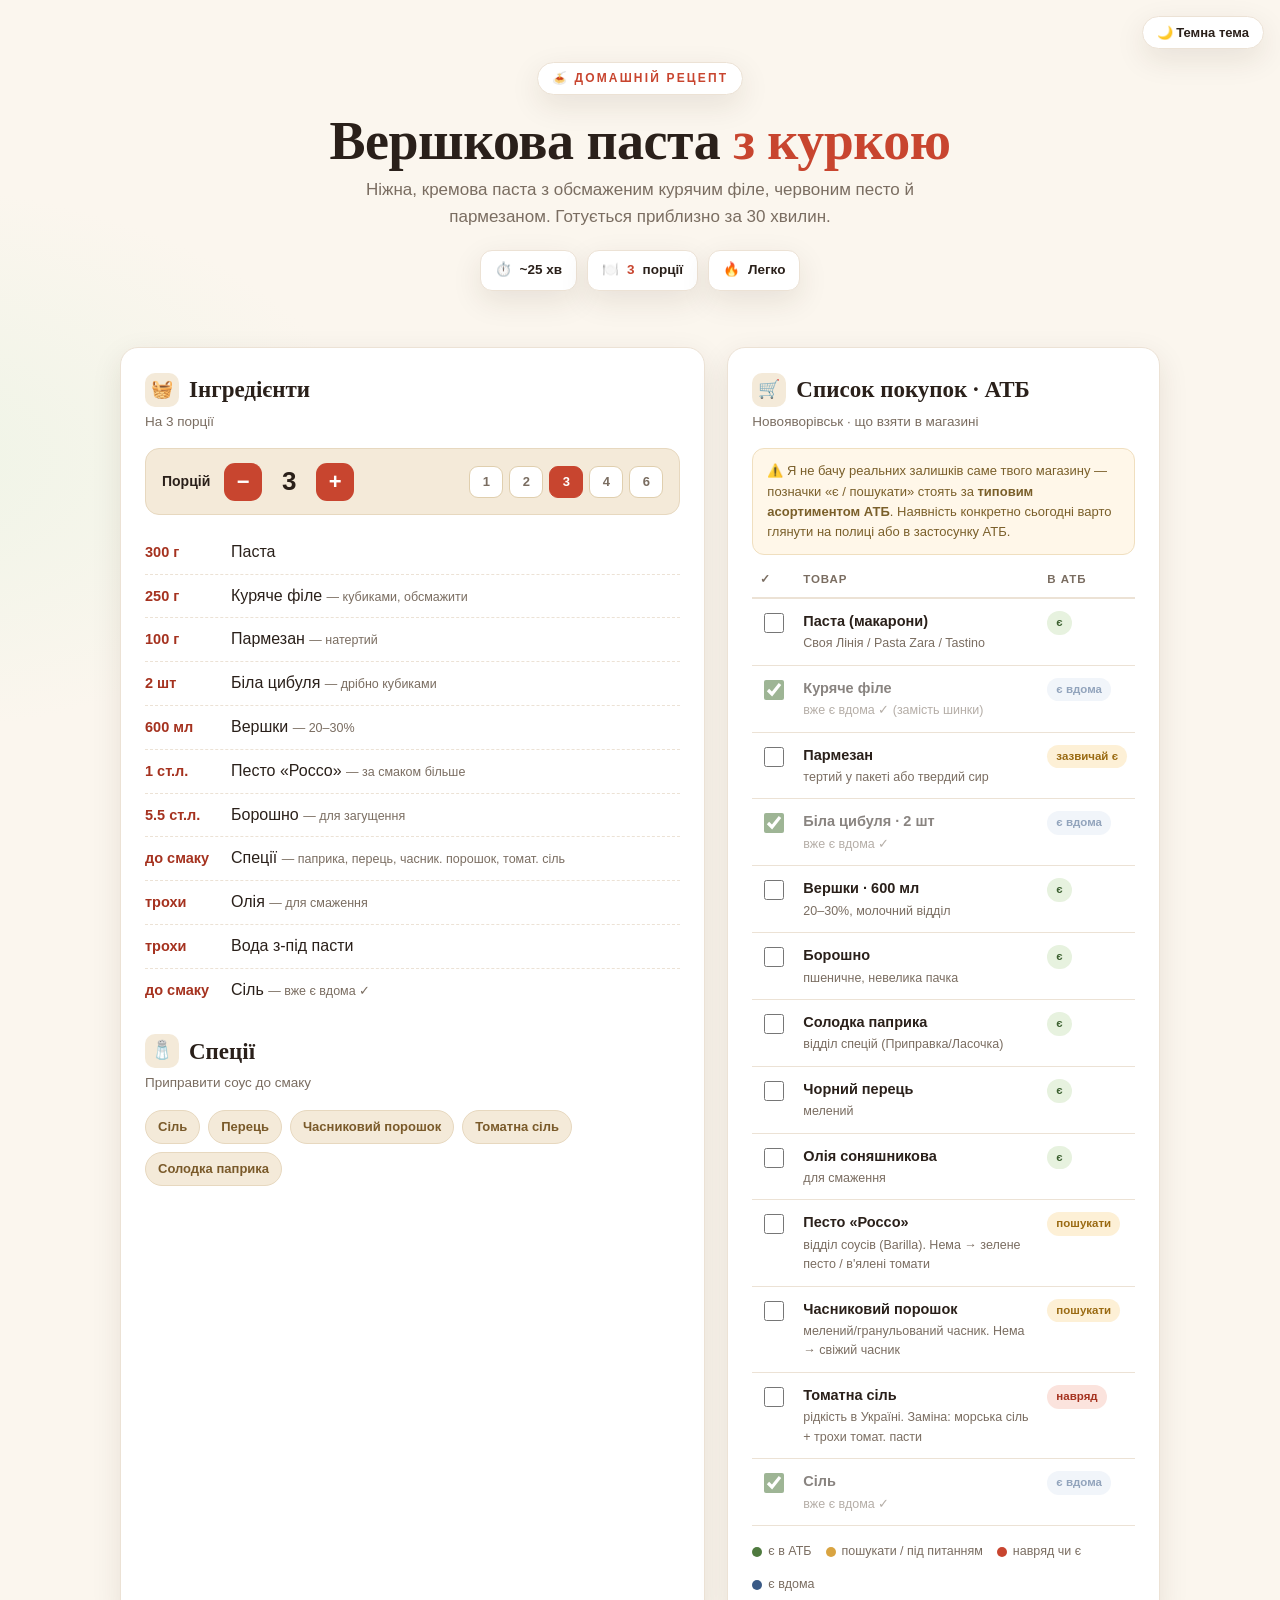
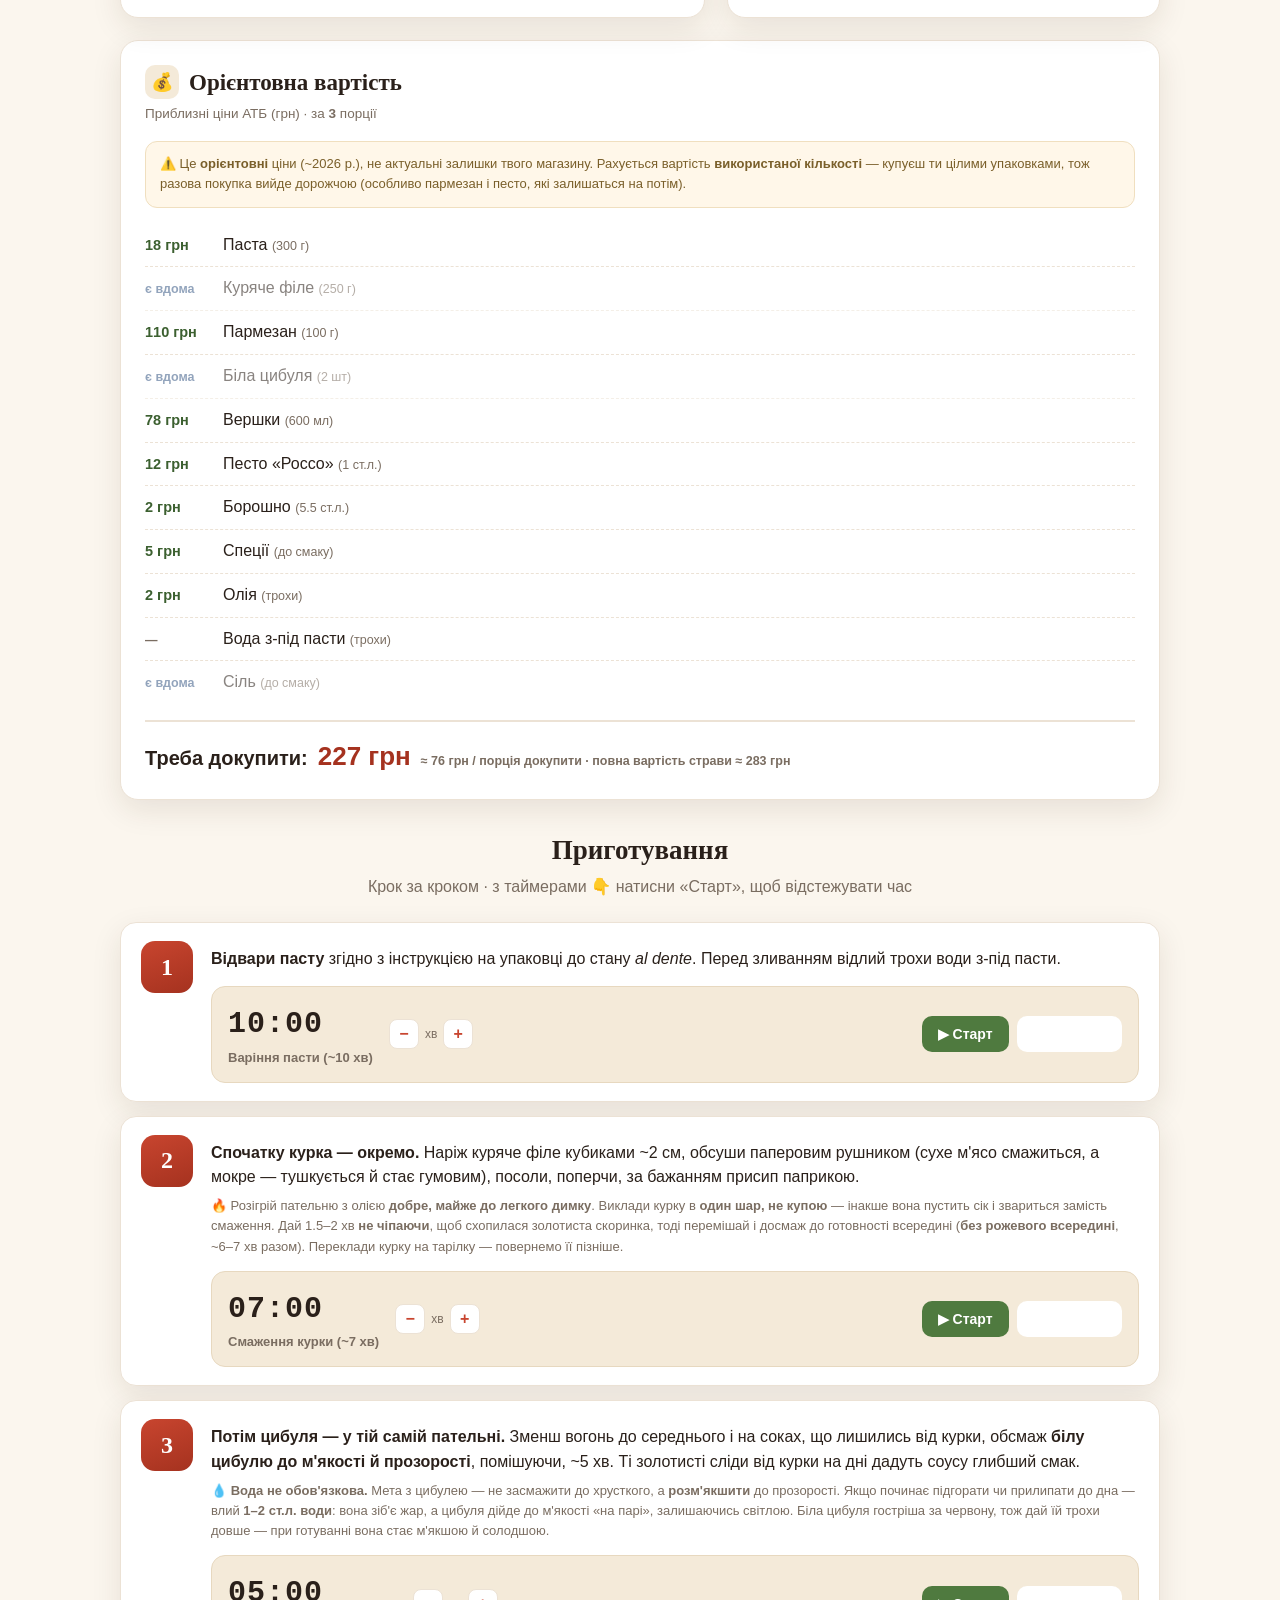
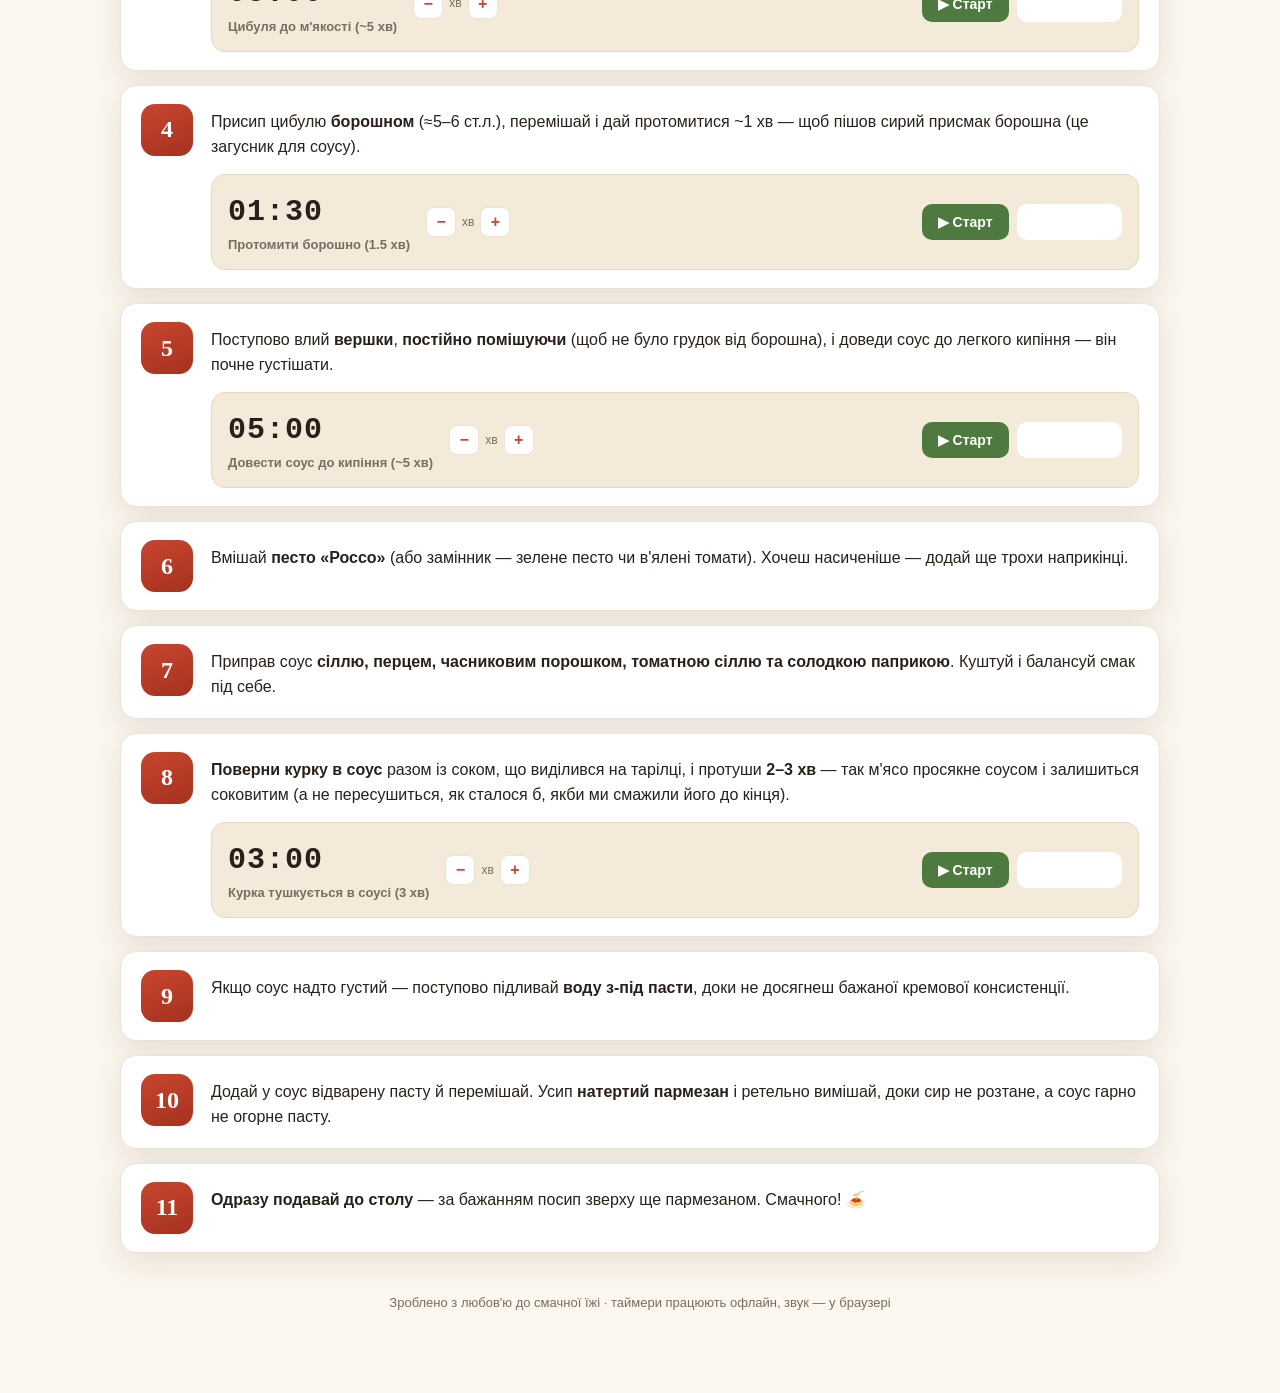
<file: pasta-recipe.html>
<!DOCTYPE html>
<html lang="uk" data-theme="light">
<head>
<meta charset="UTF-8" />
<meta name="viewport" content="width=device-width, initial-scale=1.0" />
<title>Вершкова паста з куркою · рецепт із таймерами</title>
<style>
  :root{
    --bg:#fbf6ee;
    --card:#ffffff;
    --ink:#2a201a;
    --muted:#7a6d61;
    --line:#ece2d5;
    --tomato:#c8452f;
    --tomato-d:#a5321f;
    --basil:#4f7a3f;
    --basil-d:#3c6030;
    --cream:#f4ead9;
    --gold:#d9a441;
    --shadow:0 10px 30px rgba(60,40,20,.10);
    --radius:18px;
  }
  *{box-sizing:border-box}
  html,body{margin:0}
  body{
    background:
      radial-gradient(1200px 600px at 80% -10%, #fdeede 0%, transparent 60%),
      radial-gradient(900px 500px at -10% 10%, #eef4e6 0%, transparent 55%),
      var(--bg);
    color:var(--ink);
    font-family:-apple-system,BlinkMacSystemFont,"Segoe UI",Roboto,Helvetica,Arial,sans-serif;
    line-height:1.55;
    -webkit-font-smoothing:antialiased;
  }
  .wrap{max-width:1080px;margin:0 auto;padding:28px 20px 80px}
  header.hero{
    text-align:center;padding:34px 20px 26px;position:relative;
  }
  .kicker{
    display:inline-block;letter-spacing:.18em;text-transform:uppercase;
    font-size:12px;font-weight:700;color:var(--tomato);
    background:#fff;border:1px solid var(--line);border-radius:999px;
    padding:6px 14px;box-shadow:var(--shadow);
  }
  h1{
    font-family:Georgia,"Times New Roman",serif;
    font-size:clamp(32px,6vw,54px);line-height:1.05;margin:18px 0 8px;
    letter-spacing:-.5px;
  }
  h1 .accent{color:var(--tomato)}
  .lead{color:var(--muted);font-size:17px;max-width:560px;margin:0 auto}
  .meta{
    display:flex;gap:10px;justify-content:center;flex-wrap:wrap;margin-top:20px
  }
  .chip{
    background:var(--card);border:1px solid var(--line);border-radius:12px;
    padding:9px 14px;font-size:13.5px;font-weight:600;color:var(--ink);
    box-shadow:var(--shadow);display:flex;align-items:center;gap:8px
  }
  .chip b{color:var(--tomato)}
  .grid{display:grid;grid-template-columns:1.15fr .85fr;gap:22px;margin-top:30px}
  @media(max-width:860px){.grid{grid-template-columns:1fr}}
  .card{
    background:var(--card);border:1px solid var(--line);border-radius:var(--radius);
    box-shadow:var(--shadow);padding:24px 24px 22px
  }
  .card h2{
    font-family:Georgia,serif;font-size:23px;margin:0 0 4px;display:flex;align-items:center;gap:10px
  }
  .card .sub{color:var(--muted);font-size:13.5px;margin:0 0 16px}
  .ico{
    width:34px;height:34px;border-radius:10px;display:grid;place-items:center;
    background:var(--cream);color:var(--tomato);font-size:18px;flex:none
  }
  ul.list{list-style:none;margin:0;padding:0}
  ul.list li{
    display:flex;gap:12px;align-items:baseline;padding:9px 0;border-bottom:1px dashed var(--line)
  }
  ul.list li:last-child{border-bottom:0}
  .amt{
    font-weight:700;color:var(--tomato-d);min-width:74px;font-variant-numeric:tabular-nums;
    font-size:14.5px
  }
  .nm{flex:1}
  .note{color:var(--muted);font-size:12.5px}
  .spices{display:flex;flex-wrap:wrap;gap:8px;margin-top:4px}
  .spice{
    background:var(--cream);border:1px solid #e7d8bf;color:#7a5a2a;
    padding:6px 12px;border-radius:999px;font-size:13px;font-weight:600
  }

  /* Steps */
  .steps{margin-top:30px}
  .steps h2{font-family:Georgia,serif;font-size:27px;margin:0 0 4px;text-align:center}
  .steps .sub{text-align:center;color:var(--muted);margin:0 0 22px}
  .step{
    display:grid;grid-template-columns:52px 1fr;gap:18px;
    background:var(--card);border:1px solid var(--line);border-radius:16px;
    padding:18px 20px;margin-bottom:14px;box-shadow:var(--shadow);align-items:start
  }
  .step .num{
    width:52px;height:52px;border-radius:14px;display:grid;place-items:center;
    background:linear-gradient(160deg,var(--tomato),var(--tomato-d));color:#fff;
    font-family:Georgia,serif;font-size:24px;font-weight:700
  }
  .step p{margin:6px 0 0}
  .step .tip{color:var(--muted);font-size:13px;margin-top:6px}

  /* Timer */
  .timer{
    margin-top:14px;background:var(--cream);border:1px solid #e7d8bf;border-radius:14px;
    padding:14px 16px;display:flex;align-items:center;gap:16px;flex-wrap:wrap
  }
  .timer.done{background:#eaf3e2;border-color:#c7e0b3;animation:pop .5s ease}
  @keyframes pop{0%{transform:scale(1)}40%{transform:scale(1.02)}100%{transform:scale(1)}}
  .tdisplay{
    font-variant-numeric:tabular-nums;font-family:"Courier New",monospace;
    font-size:30px;font-weight:700;color:var(--ink);min-width:120px;letter-spacing:1px
  }
  .timer.done .tdisplay{color:var(--basil-d)}
  .tlabel{font-size:13px;color:var(--muted);font-weight:600}
  .tbtns{display:flex;gap:8px;margin-left:auto;flex-wrap:wrap}
  button.tb{
    border:0;border-radius:10px;padding:10px 16px;font-size:14px;font-weight:700;
    cursor:pointer;font-family:inherit;transition:.15s;color:#fff
  }
  button.tb:active{transform:translateY(1px)}
  .b-start{background:var(--basil)}
  .b-start:hover{background:var(--basil-d)}
  .b-pause{background:var(--gold)}
  .b-reset{background:#fff;color:var(--muted);border:1px solid var(--line)}
  .b-reset:hover{color:var(--ink)}
  .adjust{display:flex;gap:6px;align-items:center}
  .adjust button{
    width:30px;height:30px;border-radius:8px;border:1px solid var(--line);background:#fff;
    cursor:pointer;font-size:16px;font-weight:700;color:var(--tomato)
  }

  /* Shopping */
  .shop h2{font-family:Georgia,serif}
  .shop-note{
    background:#fff7e9;border:1px solid #f0dfbf;border-radius:12px;padding:12px 14px;
    font-size:13px;color:#7a5f2a;margin:0 0 16px
  }
  table.shop-t{width:100%;border-collapse:collapse;font-size:14.5px}
  table.shop-t th{
    text-align:left;font-size:11.5px;text-transform:uppercase;letter-spacing:.08em;
    color:var(--muted);padding:0 8px 8px;border-bottom:2px solid var(--line)
  }
  table.shop-t td{padding:11px 8px;border-bottom:1px solid var(--line);vertical-align:top}
  .buy-row.got td{opacity:.55}
  .cb{width:20px;height:20px;accent-color:var(--basil);cursor:pointer}
  .badge{
    display:inline-block;font-size:11.5px;font-weight:700;padding:3px 9px;border-radius:999px;white-space:nowrap
  }
  .b-yes{background:#e7f2df;color:var(--basil-d)}
  .b-maybe{background:#fdf0d6;color:#9a6a12}
  .b-hard{background:#fbe3dd;color:var(--tomato-d)}
  .b-home{background:#e6edf6;color:#3a5a86}
  .buy-nm{font-weight:600}
  .buy-sub{color:var(--muted);font-size:12.5px;margin-top:2px}
  .legend{display:flex;gap:14px;flex-wrap:wrap;margin-top:16px;font-size:12.5px;color:var(--muted)}
  .legend span{display:inline-flex;align-items:center;gap:6px}
  .dot{width:10px;height:10px;border-radius:50%}

  /* Portions control */
  .portions{
    display:flex;align-items:center;gap:14px;flex-wrap:wrap;
    background:var(--cream);border:1px solid #e7d8bf;border-radius:14px;
    padding:12px 16px;margin:0 0 16px
  }
  .portions__label{font-weight:700;font-size:14px;color:var(--ink)}
  .portions__ctrl{display:flex;align-items:center;gap:10px}
  .portions__ctrl button{
    width:38px;height:38px;border-radius:11px;border:0;cursor:pointer;
    background:var(--tomato);color:#fff;font-size:22px;font-weight:700;line-height:1;
    display:grid;place-items:center
  }
  .portions__ctrl button:active{transform:translateY(1px)}
  #pVal{font-size:26px;font-weight:800;min-width:34px;text-align:center;font-variant-numeric:tabular-nums}
  .portions__quick{display:flex;gap:6px;margin-left:auto}
  .portions__quick button{
    min-width:34px;height:32px;border-radius:9px;border:1px solid #e0cfae;background:#fff;
    cursor:pointer;font-weight:700;font-size:13px;color:var(--muted);padding:0 8px
  }
  .portions__quick button.active{background:var(--tomato);color:#fff;border-color:var(--tomato)}
  .cost-total{
    margin-top:16px;padding-top:14px;border-top:2px solid var(--line);
    font-size:20px;font-weight:800;display:flex;align-items:baseline;gap:10px;flex-wrap:wrap
  }
  .cost-total .big{color:var(--tomato-d);font-size:26px}
  .cost .amt{color:var(--basil-d);min-width:66px}
  footer{text-align:center;color:var(--muted);font-size:13px;margin-top:40px}
  .toggle-theme{
    position:fixed;top:16px;right:16px;background:var(--card);border:1px solid var(--line);
    border-radius:999px;padding:8px 14px;cursor:pointer;font-size:13px;font-weight:600;
    box-shadow:var(--shadow);color:var(--ink);z-index:20
  }
  [data-theme="dark"]{
    --bg:#181310;--card:#221a15;--ink:#f3e9dd;--muted:#a99c8d;--line:#352a22;
    --cream:#2c2119;--shadow:0 10px 30px rgba(0,0,0,.35)
  }
  [data-theme="dark"] body{background:var(--bg)}
  [data-theme="dark"] .spice{background:#2c2119;border-color:#43331f;color:#e0b874}
</style>
</head>
<body>
<button class="toggle-theme" id="themeBtn">🌙 Темна тема</button>
<div class="wrap">

  <header class="hero">
    <span class="kicker">🍝 Домашній рецепт</span>
    <h1>Вершкова паста <span class="accent">з куркою</span></h1>
    <p class="lead">Ніжна, кремова паста з обсмаженим курячим філе, червоним песто й пармезаном. Готується приблизно за 30 хвилин.</p>
    <div class="meta">
      <div class="chip">⏱️ <span>~25 хв</span></div>
      <div class="chip">🍽️ <b id="chipP">3</b><span>порції</span></div>
      <div class="chip">🔥 <span>Легко</span></div>
    </div>
  </header>

  <div class="grid">
    <!-- Ingredients -->
    <section class="card">
      <h2><span class="ico">🧺</span> Інгредієнти</h2>
      <p class="sub" id="ingSub">На 3 порції</p>
      <div class="portions">
        <span class="portions__label">Порцій</span>
        <div class="portions__ctrl">
          <button id="pMinus" aria-label="менше">−</button>
          <span id="pVal">3</span>
          <button id="pPlus" aria-label="більше">+</button>
        </div>
        <div class="portions__quick" id="pQuick">
          <button data-p="1">1</button>
          <button data-p="2">2</button>
          <button data-p="3">3</button>
          <button data-p="4">4</button>
          <button data-p="6">6</button>
        </div>
      </div>
      <ul class="list" id="ingList"></ul>
      <h2 style="margin-top:22px"><span class="ico">🧂</span> Спеції</h2>
      <p class="sub">Приправити соус до смаку</p>
      <div class="spices">
        <span class="spice">Сіль</span>
        <span class="spice">Перець</span>
        <span class="spice">Часниковий порошок</span>
        <span class="spice">Томатна сіль</span>
        <span class="spice">Солодка паприка</span>
      </div>
    </section>

    <!-- Shopping -->
    <section class="card shop">
      <h2><span class="ico">🛒</span> Список покупок · АТБ</h2>
      <p class="sub">Новояворівськ · що взяти в магазині</p>
      <p class="shop-note">⚠️ Я не бачу реальних залишків саме твого магазину — позначки «є / пошукати» стоять за <b>типовим асортиментом АТБ</b>. Наявність конкретно сьогодні варто глянути на полиці або в застосунку АТБ.</p>
      <table class="shop-t">
        <thead><tr><th>✓</th><th>Товар</th><th>В АТБ</th></tr></thead>
        <tbody>
          <tr class="buy-row"><td><input type="checkbox" class="cb"></td>
            <td><div class="buy-nm">Паста (макарони)</div><div class="buy-sub">Своя Лінія / Pasta Zara / Tastino</div></td>
            <td><span class="badge b-yes">є</span></td></tr>
          <tr class="buy-row got"><td><input type="checkbox" class="cb" checked></td>
            <td><div class="buy-nm">Куряче філе</div><div class="buy-sub">вже є вдома ✓ (замість шинки)</div></td>
            <td><span class="badge b-home">є вдома</span></td></tr>
          <tr class="buy-row"><td><input type="checkbox" class="cb"></td>
            <td><div class="buy-nm">Пармезан</div><div class="buy-sub">тертий у пакеті або твердий сир</div></td>
            <td><span class="badge b-maybe">зазвичай є</span></td></tr>
          <tr class="buy-row got"><td><input type="checkbox" class="cb" checked></td>
            <td><div class="buy-nm">Біла цибуля · 2 шт</div><div class="buy-sub">вже є вдома ✓</div></td>
            <td><span class="badge b-home">є вдома</span></td></tr>
          <tr class="buy-row"><td><input type="checkbox" class="cb"></td>
            <td><div class="buy-nm">Вершки · 600 мл</div><div class="buy-sub">20–30%, молочний відділ</div></td>
            <td><span class="badge b-yes">є</span></td></tr>
          <tr class="buy-row"><td><input type="checkbox" class="cb"></td>
            <td><div class="buy-nm">Борошно</div><div class="buy-sub">пшеничне, невелика пачка</div></td>
            <td><span class="badge b-yes">є</span></td></tr>
          <tr class="buy-row"><td><input type="checkbox" class="cb"></td>
            <td><div class="buy-nm">Солодка паприка</div><div class="buy-sub">відділ спецій (Приправка/Ласочка)</div></td>
            <td><span class="badge b-yes">є</span></td></tr>
          <tr class="buy-row"><td><input type="checkbox" class="cb"></td>
            <td><div class="buy-nm">Чорний перець</div><div class="buy-sub">мелений</div></td>
            <td><span class="badge b-yes">є</span></td></tr>
          <tr class="buy-row"><td><input type="checkbox" class="cb"></td>
            <td><div class="buy-nm">Олія соняшникова</div><div class="buy-sub">для смаження</div></td>
            <td><span class="badge b-yes">є</span></td></tr>
          <tr class="buy-row"><td><input type="checkbox" class="cb"></td>
            <td><div class="buy-nm">Песто «Россо»</div><div class="buy-sub">відділ соусів (Barilla). Нема → зелене песто / в'ялені томати</div></td>
            <td><span class="badge b-maybe">пошукати</span></td></tr>
          <tr class="buy-row"><td><input type="checkbox" class="cb"></td>
            <td><div class="buy-nm">Часниковий порошок</div><div class="buy-sub">мелений/гранульований часник. Нема → свіжий часник</div></td>
            <td><span class="badge b-maybe">пошукати</span></td></tr>
          <tr class="buy-row"><td><input type="checkbox" class="cb"></td>
            <td><div class="buy-nm">Томатна сіль</div><div class="buy-sub">рідкість в Україні. Заміна: морська сіль + трохи томат. пасти</div></td>
            <td><span class="badge b-hard">навряд</span></td></tr>
          <tr class="buy-row got"><td><input type="checkbox" class="cb" checked></td>
            <td><div class="buy-nm">Сіль</div><div class="buy-sub">вже є вдома ✓</div></td>
            <td><span class="badge b-home">є вдома</span></td></tr>
        </tbody>
      </table>
      <div class="legend">
        <span><span class="dot" style="background:#4f7a3f"></span>є в АТБ</span>
        <span><span class="dot" style="background:#d9a441"></span>пошукати / під питанням</span>
        <span><span class="dot" style="background:#c8452f"></span>навряд чи є</span>
        <span><span class="dot" style="background:#3a5a86"></span>є вдома</span>
      </div>
    </section>
  </div>

  <!-- Cost -->
  <section class="card cost" style="margin-top:22px">
    <h2><span class="ico">💰</span> Орієнтовна вартість</h2>
    <p class="sub">Приблизні ціни АТБ (грн) · за <b id="costPortions">3</b> порції</p>
    <p class="shop-note">⚠️ Це <b>орієнтовні</b> ціни (~2026 р.), не актуальні залишки твого магазину. Рахується вартість <b>використаної кількості</b> — купуєш ти цілими упаковками, тож разова покупка вийде дорожчою (особливо пармезан і песто, які залишаться на потім).</p>
    <ul class="list cost" id="costList"></ul>
    <div class="cost-total">
      Треба докупити: <span class="big"><span id="costTotal">0</span> грн</span>
      <span class="note" id="costPer"></span>
    </div>
  </section>

  <!-- Steps with timers -->
  <section class="steps">
    <h2>Приготування</h2>
    <p class="sub">Крок за кроком · з таймерами 👇 натисни «Старт», щоб відстежувати час</p>

    <div class="step">
      <div class="num">1</div>
      <div>
        <p><b>Відвари пасту</b> згідно з інструкцією на упаковці до стану <i>al dente</i>. Перед зливанням відлий трохи води з-під пасти.</p>
        <div class="timer" data-seconds="600" data-label="Варіння пасти (~10 хв)"></div>
      </div>
    </div>

    <div class="step">
      <div class="num">2</div>
      <div>
        <p><b>Спочатку курка — окремо.</b> Наріж куряче філе кубиками ~2 см, обсуши паперовим рушником (сухе м'ясо смажиться, а мокре — тушкується й стає гумовим), посоли, поперчи, за бажанням присип паприкою.</p>
        <p class="tip">🔥 Розігрій пательню з олією <b>добре, майже до легкого димку</b>. Виклади курку в <b>один шар, не купою</b> — інакше вона пустить сік і звариться замість смаження. Дай 1.5–2 хв <b>не чіпаючи</b>, щоб схопилася золотиста скоринка, тоді перемішай і досмаж до готовності всередині (<b>без рожевого всередині</b>, ~6–7 хв разом). Переклади курку на тарілку — повернемо її пізніше.</p>
        <div class="timer" data-seconds="420" data-label="Смаження курки (~7 хв)"></div>
      </div>
    </div>

    <div class="step">
      <div class="num">3</div>
      <div>
        <p><b>Потім цибуля — у тій самій пательні.</b> Зменш вогонь до середнього і на соках, що лишились від курки, обсмаж <b>білу цибулю до м'якості й прозорості</b>, помішуючи, ~5 хв. Ті золотисті сліди від курки на дні дадуть соусу глибший смак.</p>
        <p class="tip">💧 <b>Вода не обов'язкова.</b> Мета з цибулею — не засмажити до хрусткого, а <b>розм'якшити</b> до прозорості. Якщо починає підгорати чи прилипати до дна — влий <b>1–2 ст.л. води</b>: вона зіб'є жар, а цибуля дійде до м'якості «на парі», залишаючись світлою. Біла цибуля гостріша за червону, тож дай їй трохи довше — при готуванні вона стає м'якшою й солодшою.</p>
        <div class="timer" data-seconds="300" data-label="Цибуля до м'якості (~5 хв)"></div>
      </div>
    </div>

    <div class="step">
      <div class="num">4</div>
      <div>
        <p>Присип цибулю <b>борошном</b> (≈5–6 ст.л.), перемішай і дай протомитися ~1 хв — щоб пішов сирий присмак борошна (це загусник для соусу).</p>
        <div class="timer" data-seconds="90" data-label="Протомити борошно (1.5 хв)"></div>
      </div>
    </div>

    <div class="step">
      <div class="num">5</div>
      <div>
        <p>Поступово влий <b>вершки</b>, <b>постійно помішуючи</b> (щоб не було грудок від борошна), і доведи соус до легкого кипіння — він почне густішати.</p>
        <div class="timer" data-seconds="300" data-label="Довести соус до кипіння (~5 хв)"></div>
      </div>
    </div>

    <div class="step">
      <div class="num">6</div>
      <div>
        <p>Вмішай <b>песто «Россо»</b> (або замінник — зелене песто чи в'ялені томати). Хочеш насиченіше — додай ще трохи наприкінці.</p>
      </div>
    </div>

    <div class="step">
      <div class="num">7</div>
      <div>
        <p>Приправ соус <b>сіллю, перцем, часниковим порошком, томатною сіллю та солодкою паприкою</b>. Куштуй і балансуй смак під себе.</p>
      </div>
    </div>

    <div class="step">
      <div class="num">8</div>
      <div>
        <p><b>Поверни курку в соус</b> разом із соком, що виділився на тарілці, і протуши <b>2–3 хв</b> — так м'ясо просякне соусом і залишиться соковитим (а не пересушиться, як сталося б, якби ми смажили його до кінця).</p>
        <div class="timer" data-seconds="180" data-label="Курка тушкується в соусі (3 хв)"></div>
      </div>
    </div>

    <div class="step">
      <div class="num">9</div>
      <div>
        <p>Якщо соус надто густий — поступово підливай <b>воду з-під пасти</b>, доки не досягнеш бажаної кремової консистенції.</p>
      </div>
    </div>

    <div class="step">
      <div class="num">10</div>
      <div>
        <p>Додай у соус відварену пасту й перемішай. Усип <b>натертий пармезан</b> і ретельно вимішай, доки сир не розтане, а соус гарно не огорне пасту.</p>
      </div>
    </div>

    <div class="step">
      <div class="num">11</div>
      <div>
        <p><b>Одразу подавай до столу</b> — за бажанням посип зверху ще пармезаном. Смачного! 🍝</p>
      </div>
    </div>
  </section>

  <footer>Зроблено з любов'ю до смачної їжі · таймери працюють офлайн, звук — у браузері</footer>
</div>

<script>
// ---- Portions & cost calculator ----
const BASE_PORTIONS = 3;               // базовий рецепт розрахований на 3 порції
let portions = 3;

// base = кількість на BASE_PORTIONS порцій; price = грн за цю кількість (орієнтовно, АТБ)
const DATA = [
  {n:'Паста',            kind:'g',    base:300, price:18,  note:''},
  {n:'Куряче філе',      kind:'g',    base:250, price:50,  note:'кубиками, обсмажити', home:true},
  {n:'Пармезан',         kind:'g',    base:100, price:110, note:'натертий'},
  {n:'Біла цибуля',      kind:'pcs',  base:2,   price:6,   note:'дрібно кубиками', home:true},
  {n:'Вершки',           kind:'ml',   base:600, price:78,  note:'20–30%'},
  {n:'Песто «Россо»',    kind:'tbsp', base:1,   price:12,  note:'за смаком більше'},
  {n:'Борошно',          kind:'tbsp', base:5.5, price:2,   note:'для загущення'},
  {n:'Спеції',           kind:'taste',base:0,   price:5,   note:'паприка, перець, часник. порошок, томат. сіль'},
  {n:'Олія',             kind:'some', base:0,   price:2,   note:'для смаження'},
  {n:'Вода з-під пасти', kind:'some', base:0,   price:0,   note:''},
  {n:'Сіль',             kind:'taste',base:0,   price:0,   note:'вже є вдома ✓', home:true},
];

function fmtAmt(kind, qty){
  if(kind==='some')  return 'трохи';
  if(kind==='taste') return 'до смаку';
  if(kind==='pcs')   return Math.max(1, Math.round(qty)) + ' шт';
  if(kind==='tbsp'){ const v=Math.round(qty*2)/2; return (Number.isInteger(v)?v:v.toFixed(1)) + ' ст.л.'; }
  if(kind==='ml')    return Math.round(qty/10)*10 + ' мл';
  if(kind==='g')     return Math.round(qty/5)*5 + ' г';
  return qty;
}

function render(){
  const f = portions / BASE_PORTIONS;
  const ingList = document.getElementById('ingList');
  const costList = document.getElementById('costList');
  ingList.innerHTML = '';
  costList.innerHTML = '';
  let total = 0, toBuy = 0;

  DATA.forEach(d=>{
    const qty = fmtAmt(d.kind, d.base * f);
    // список інгредієнтів
    ingList.insertAdjacentHTML('beforeend',
      `<li><span class="amt">${qty}</span><span class="nm">${d.n}${d.note?` <span class="note">— ${d.note}</span>`:''}</span></li>`);

    // вартість
    const cost = Math.round(d.price * f);
    total += cost;
    if(!d.home) toBuy += cost;
    const priceTxt = d.home
      ? '<span class="note" style="color:#3a5a86">є вдома</span>'
      : (d.price===0 ? '<span class="note">—</span>' : `${cost} грн`);
    costList.insertAdjacentHTML('beforeend',
      `<li${d.home?' style="opacity:.55"':''}><span class="amt" style="min-width:66px">${priceTxt}</span><span class="nm">${d.n} <span class="note">(${qty})</span></span></li>`);
  });

  const per = Math.round(toBuy / portions);
  document.getElementById('costTotal').textContent = toBuy;
  document.getElementById('costPer').textContent = `≈ ${per} грн / порція докупити · повна вартість страви ≈ ${total} грн`;
  document.getElementById('costPortions').textContent = portions;
  document.getElementById('pVal').textContent = portions;
  document.getElementById('chipP').textContent = portions;
  document.getElementById('ingSub').textContent = `На ${portions} ${plural(portions)}`;

  document.querySelectorAll('#pQuick button').forEach(b=>{
    b.classList.toggle('active', +b.dataset.p === portions);
  });
}

function plural(n){
  const a=n%10, b=n%100;
  if(a===1 && b!==11) return 'порцію';
  if(a>=2 && a<=4 && (b<12||b>14)) return 'порції';
  return 'порцій';
}

function setPortions(n){ portions = Math.min(12, Math.max(1, n)); render(); }

document.getElementById('pMinus').addEventListener('click', ()=>setPortions(portions-1));
document.getElementById('pPlus').addEventListener('click',  ()=>setPortions(portions+1));
document.querySelectorAll('#pQuick button').forEach(b=>{
  b.addEventListener('click', ()=>setPortions(+b.dataset.p));
});
render();

// ---- Theme toggle ----
const themeBtn=document.getElementById('themeBtn');
const root=document.documentElement;
themeBtn.addEventListener('click',()=>{
  const dark=root.getAttribute('data-theme')==='dark';
  root.setAttribute('data-theme',dark?'light':'dark');
  themeBtn.textContent=dark?'🌙 Темна тема':'☀️ Світла тема';
});

// ---- Beep ----
function beep(){
  try{
    const ctx=new (window.AudioContext||window.webkitAudioContext)();
    const notes=[880,1046,1318];
    notes.forEach((f,i)=>{
      const o=ctx.createOscillator(),g=ctx.createGain();
      o.frequency.value=f;o.type='sine';
      o.connect(g);g.connect(ctx.destination);
      const t=ctx.currentTime+i*0.18;
      g.gain.setValueAtTime(0.0001,t);
      g.gain.exponentialRampToValueAtTime(0.35,t+0.03);
      g.gain.exponentialRampToValueAtTime(0.0001,t+0.35);
      o.start(t);o.stop(t+0.4);
    });
  }catch(e){}
}

// ---- Timers ----
function fmt(s){const m=Math.floor(s/60),ss=s%60;return String(m).padStart(2,'0')+':'+String(ss).padStart(2,'0');}
document.querySelectorAll('.timer').forEach(el=>{
  const base=parseInt(el.dataset.seconds,10);
  let total=base, remain=base, tick=null, running=false;
  el.innerHTML=`
    <div>
      <div class="tdisplay">${fmt(remain)}</div>
      <div class="tlabel">${el.dataset.label}</div>
    </div>
    <div class="adjust">
      <button data-a="-">−</button><span style="font-size:12px;color:var(--muted)">хв</span><button data-a="+">+</button>
    </div>
    <div class="tbtns">
      <button class="tb b-start">▶ Старт</button>
      <button class="tb b-reset">↺ Скинути</button>
    </div>`;
  const disp=el.querySelector('.tdisplay');
  const startBtn=el.querySelector('.b-start');
  const resetBtn=el.querySelector('.b-reset');

  function render(){disp.textContent=fmt(remain);}
  function stop(){clearInterval(tick);running=false;startBtn.textContent='▶ Старт';startBtn.className='tb b-start';}
  function finish(){stop();el.classList.add('done');disp.textContent='Готово!';beep();}

  startBtn.addEventListener('click',()=>{
    if(running){ // pause
      stop();startBtn.textContent='▶ Далі';
    }else{
      el.classList.remove('done');
      if(remain<=0){remain=total;render();}
      running=true;startBtn.textContent='⏸ Пауза';startBtn.className='tb b-pause';
      tick=setInterval(()=>{
        remain--;render();
        if(remain<=0)finish();
      },1000);
    }
  });
  resetBtn.addEventListener('click',()=>{stop();el.classList.remove('done');remain=total;render();});
  el.querySelectorAll('.adjust button').forEach(b=>{
    b.addEventListener('click',()=>{
      if(running)return;
      total=Math.max(30,total+(b.dataset.a==='+'?60:-60));
      remain=total;render();
    });
  });
});
</script>
</body>
</html>
</file>
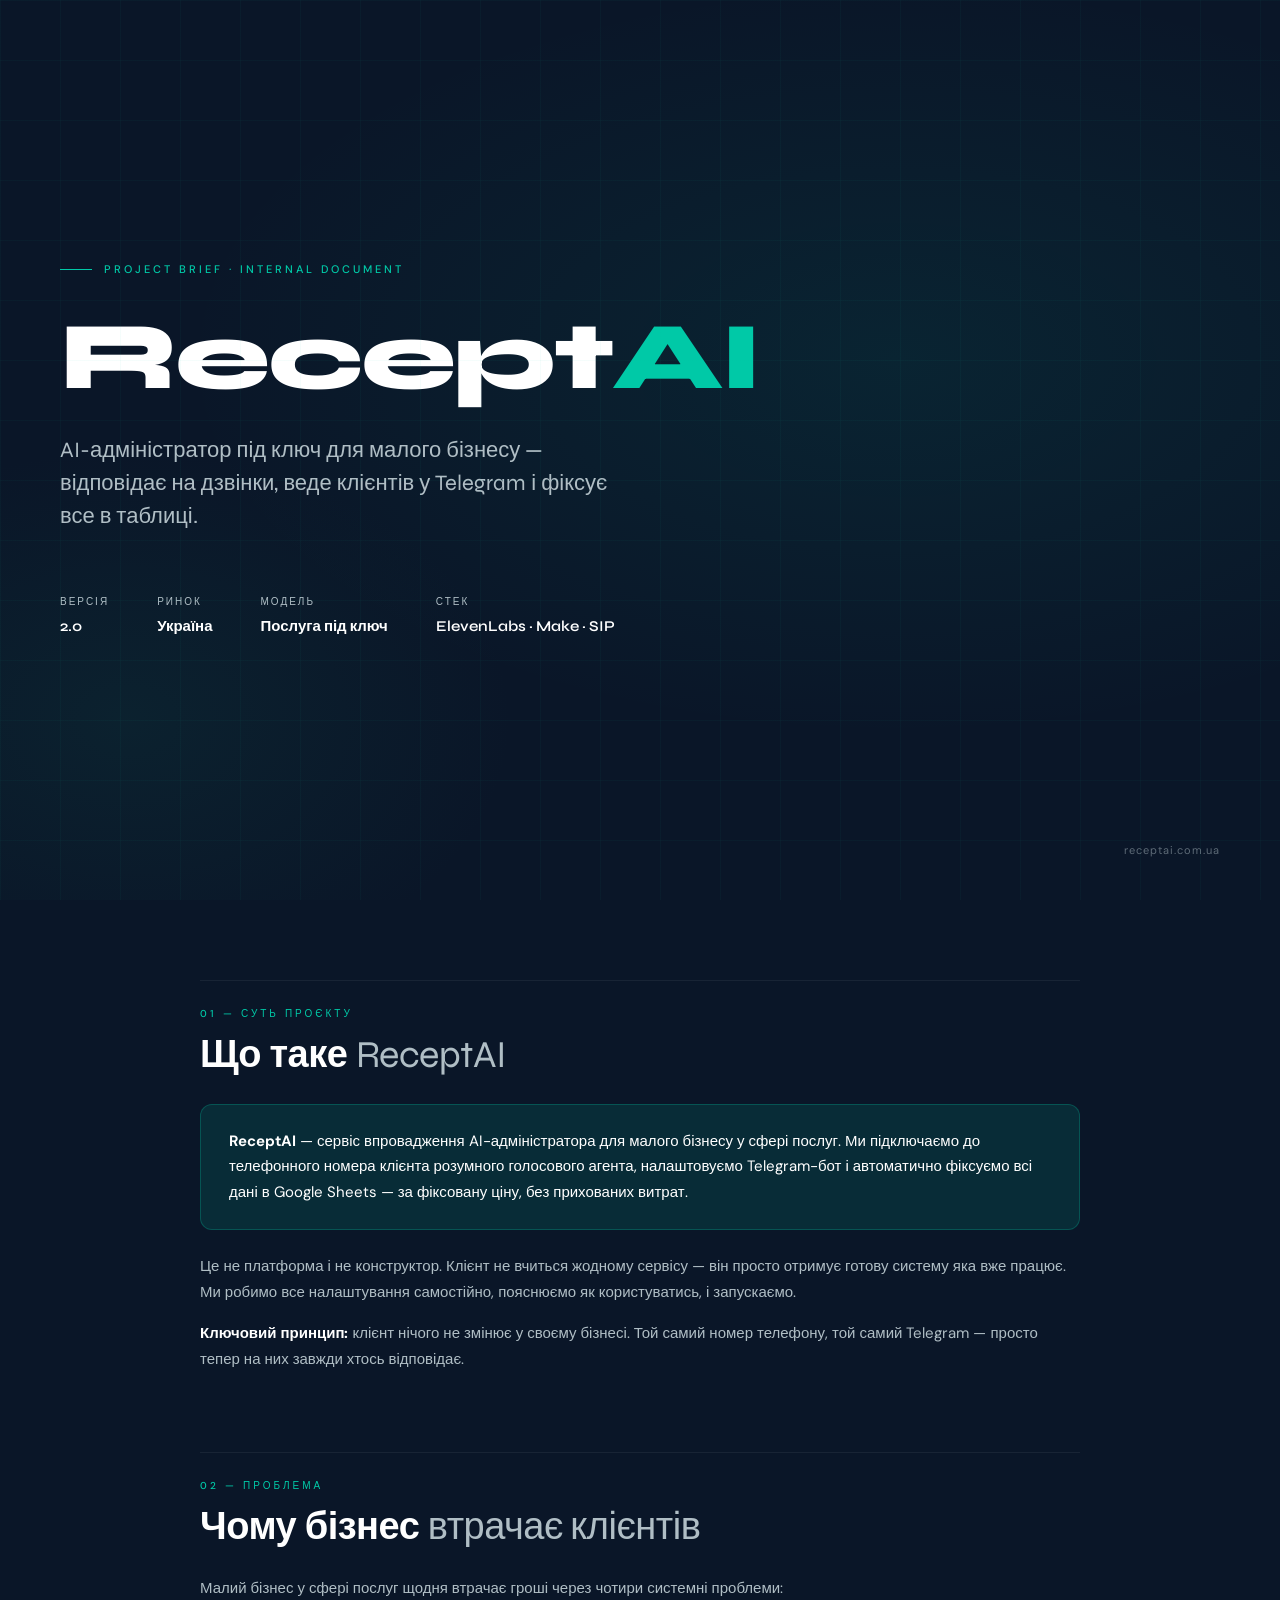
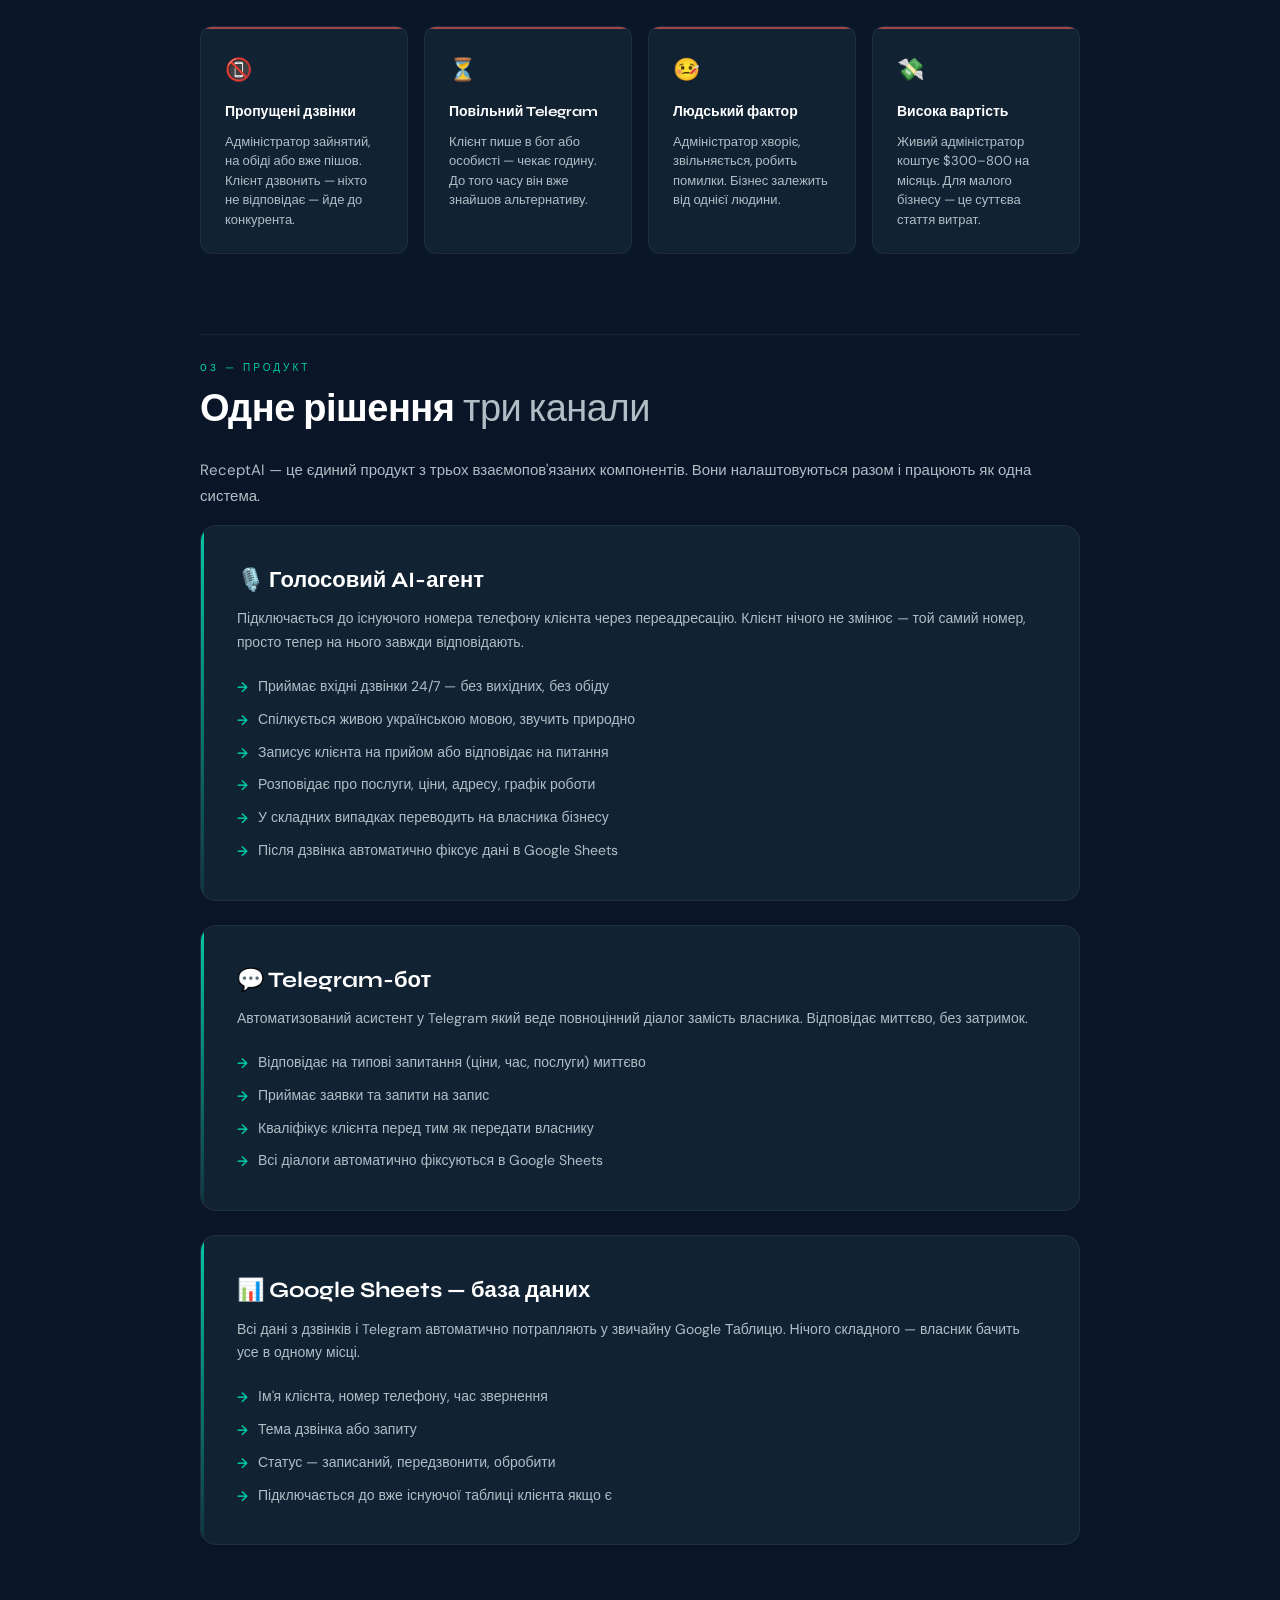
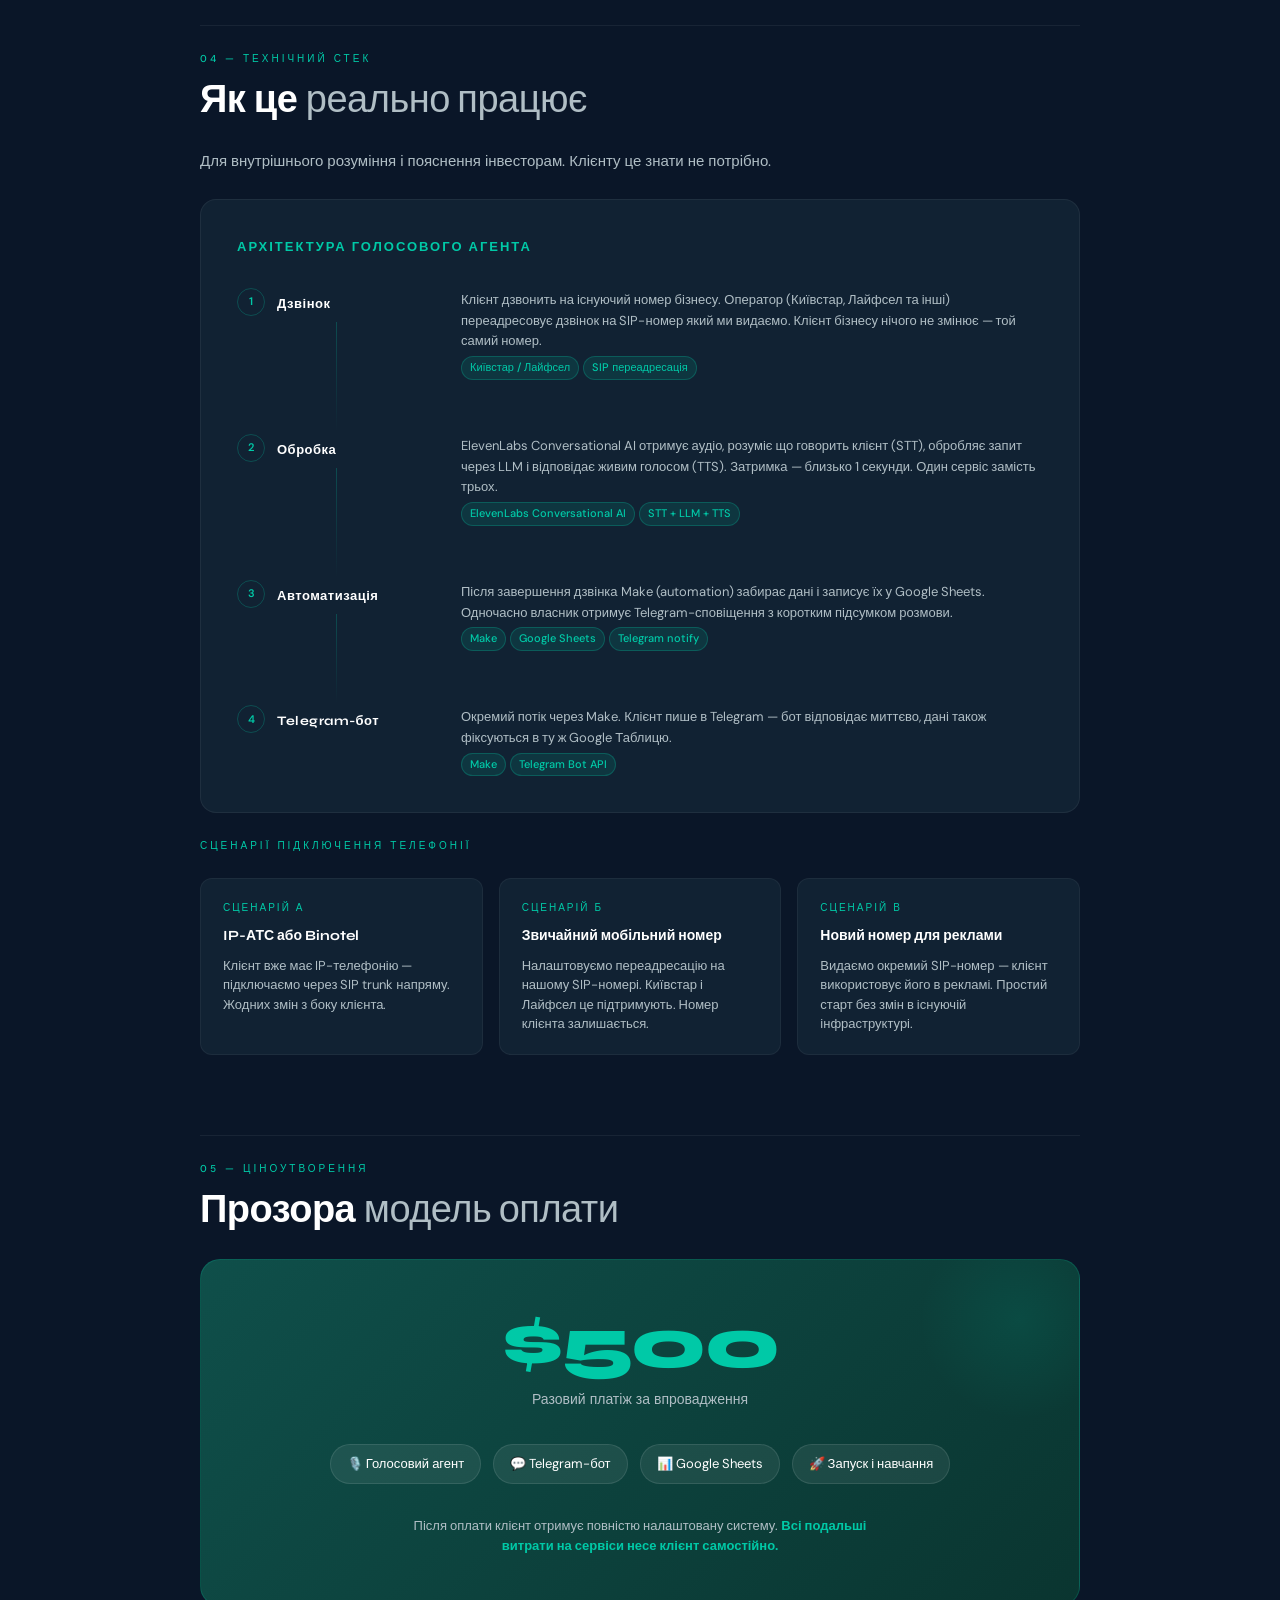
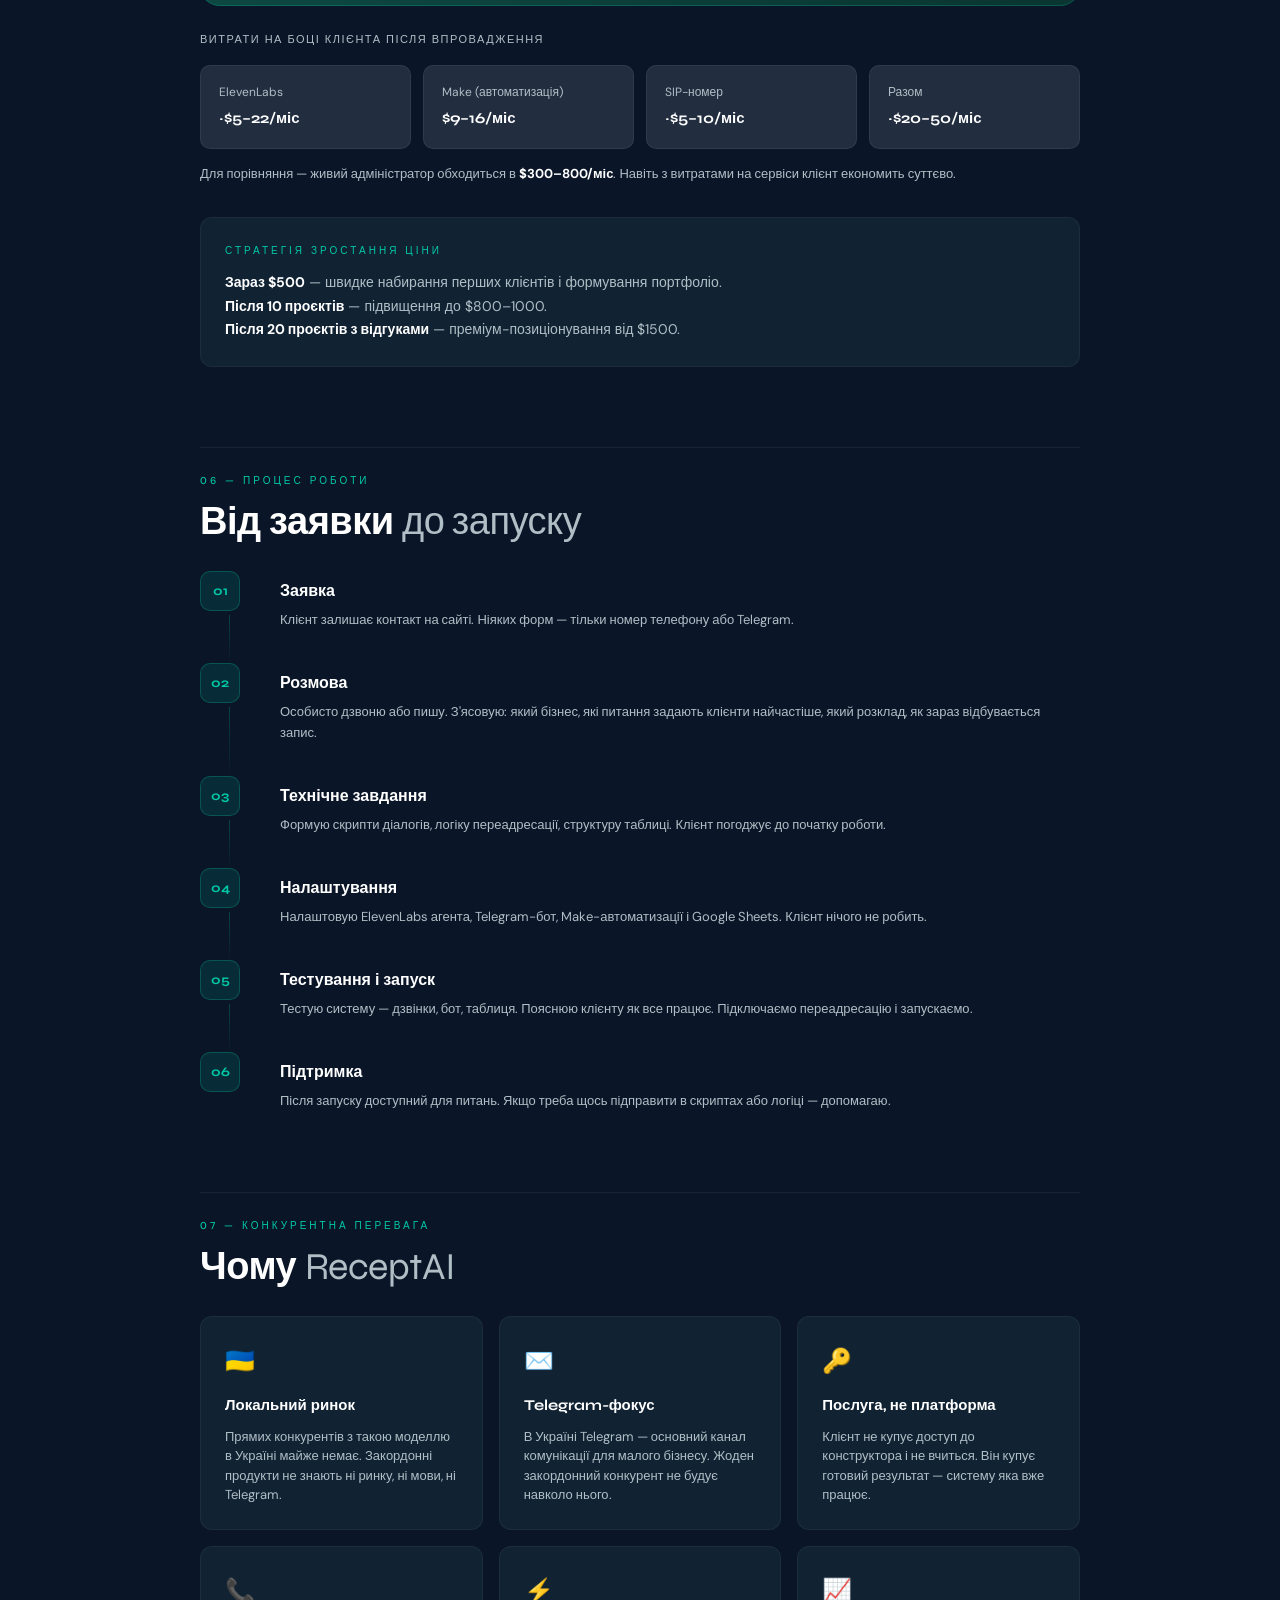
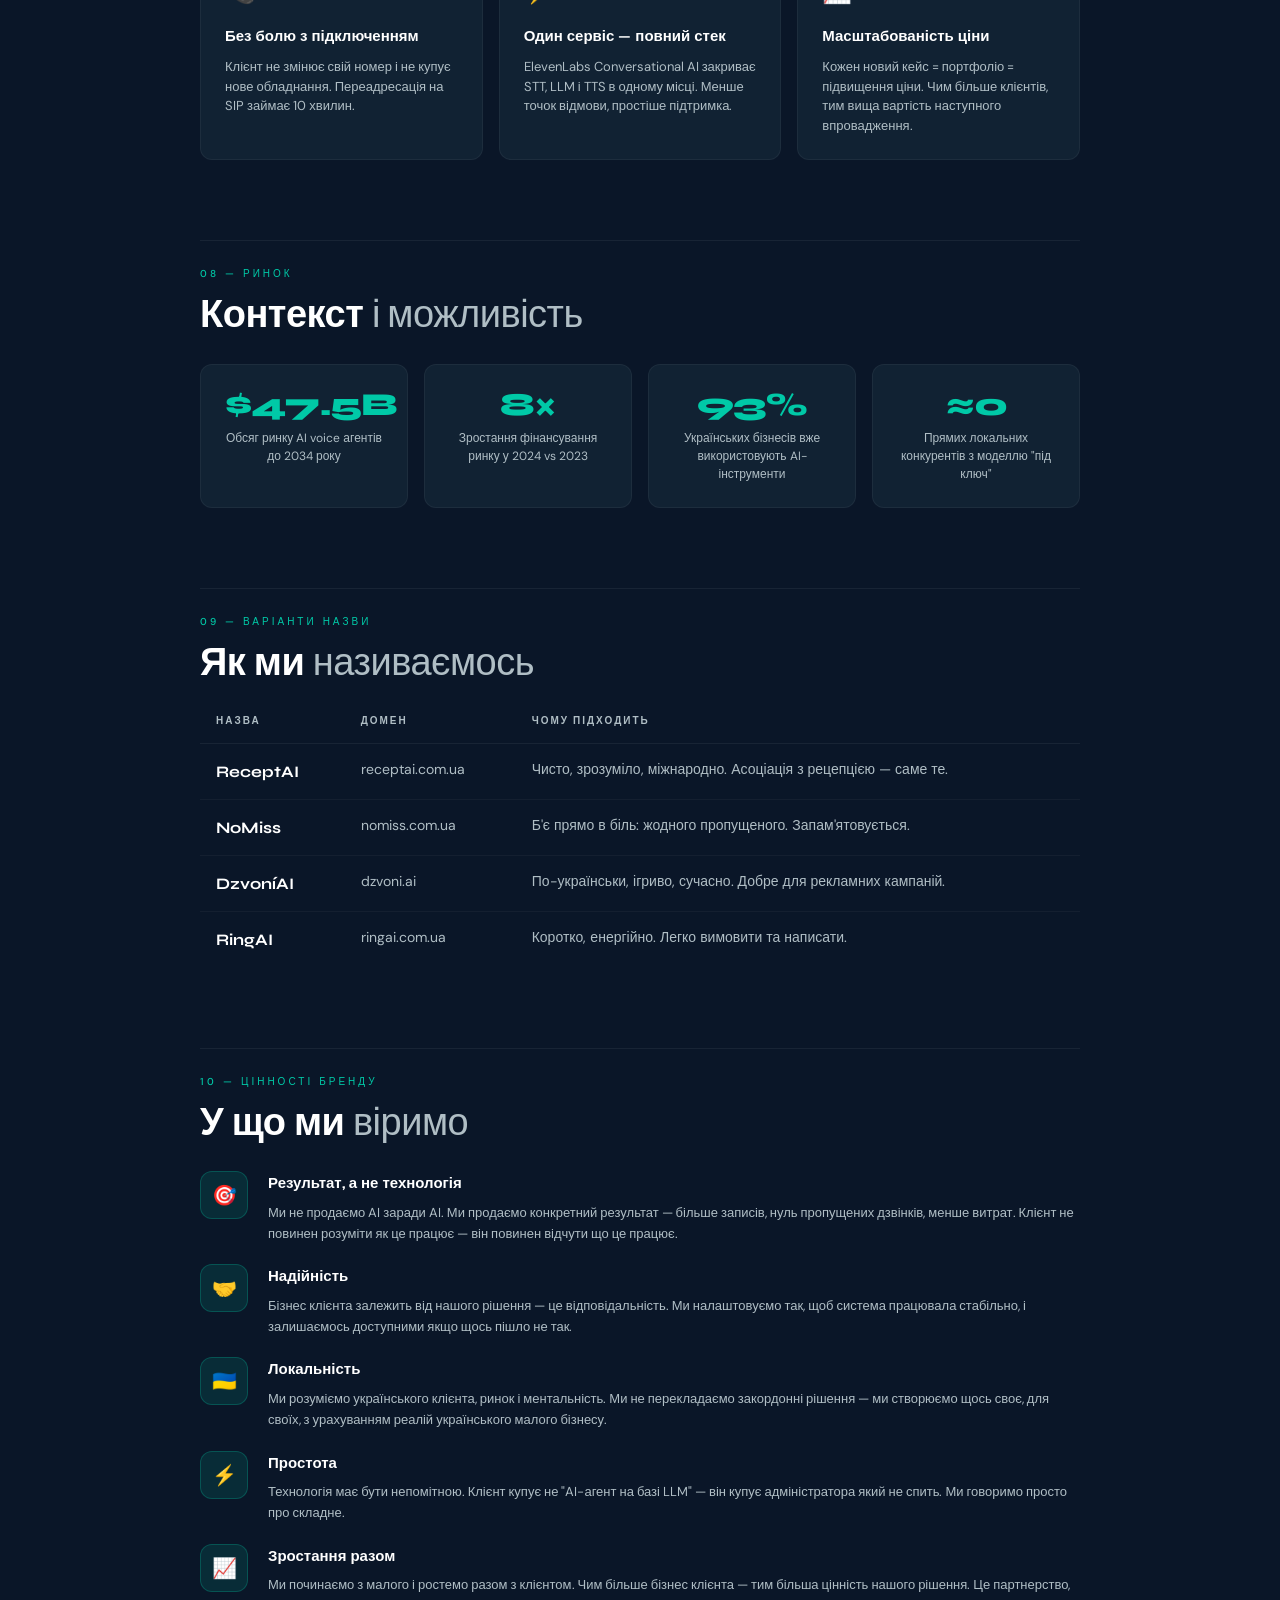
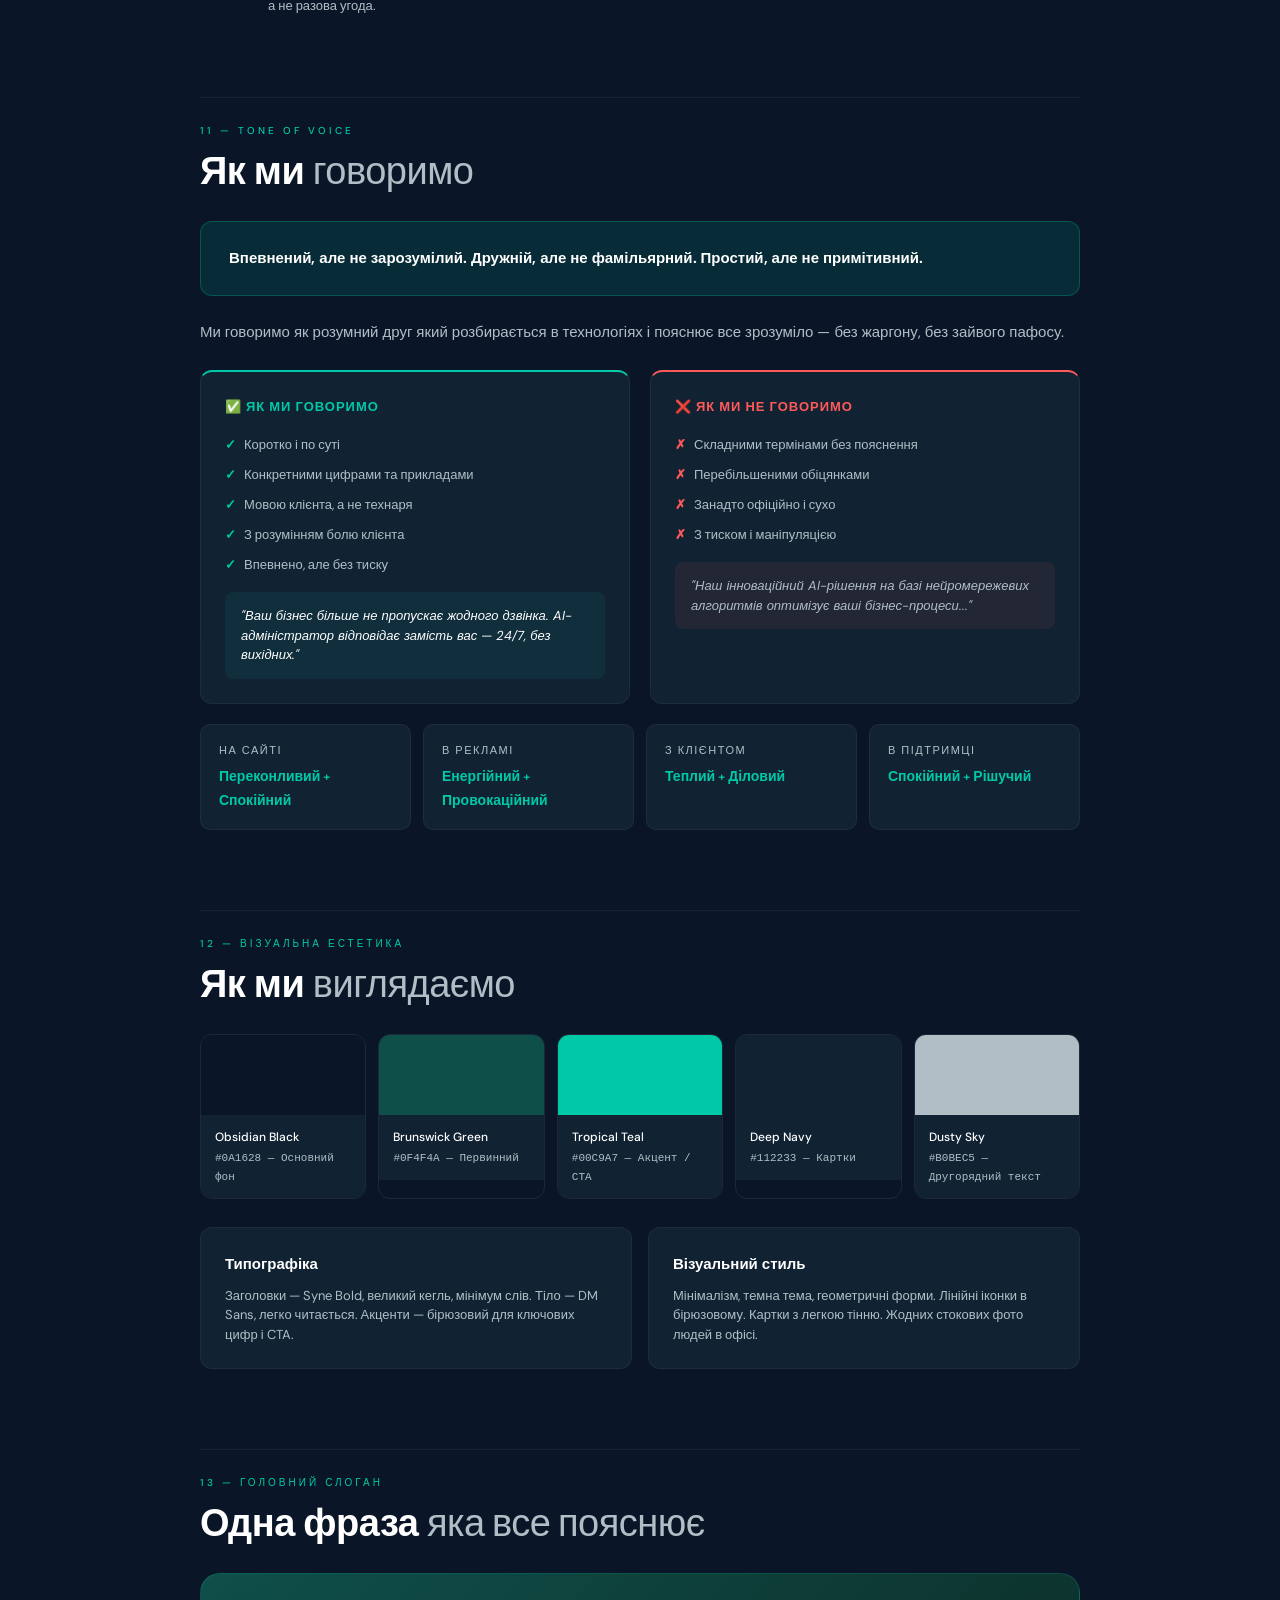
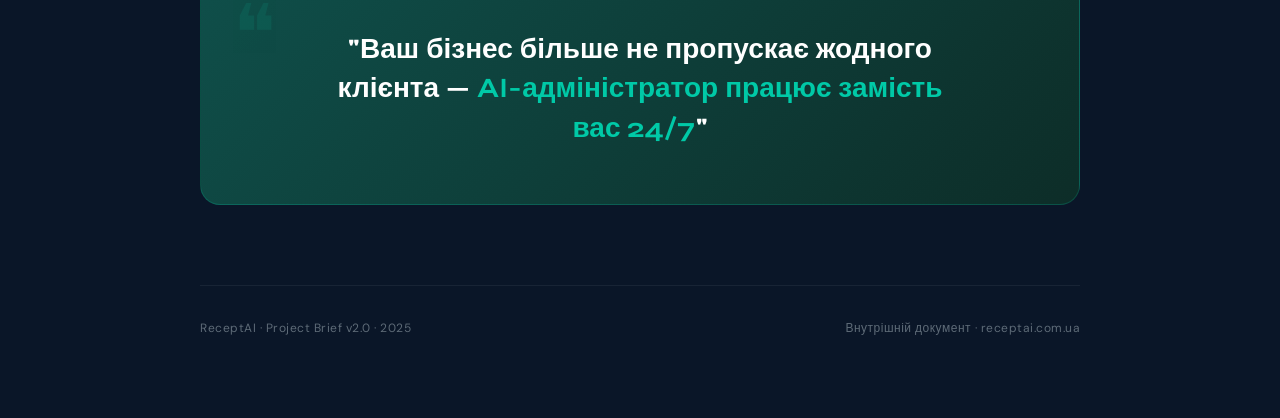
<file: особистий проєкт/receptai_brief_v2.html>
<!DOCTYPE html>
<html lang="uk">
<head>
<meta charset="UTF-8">
<meta name="viewport" content="width=device-width, initial-scale=1.0">
<title>ReceptAI — Project Brief v2.0</title>
<link href="https://fonts.googleapis.com/css2?family=Syne:wght@400;600;700;800&family=DM+Sans:ital,wght@0,300;0,400;0,500;1,300&display=swap" rel="stylesheet">
<style>
  :root {
    --bg: #0A1628;
    --bg2: #0f1e38;
    --card: #112233;
    --card2: #0F4F4A;
    --teal: #00C9A7;
    --teal-dim: rgba(0,201,167,0.12);
    --teal-border: rgba(0,201,167,0.25);
    --white: #FFFFFF;
    --gray: #B0BEC5;
    --gray-dim: rgba(176,190,197,0.15);
    --red: #FF5A5A;
  }

  * { margin: 0; padding: 0; box-sizing: border-box; }

  body {
    background: var(--bg);
    color: var(--white);
    font-family: 'DM Sans', sans-serif;
    font-size: 15px;
    line-height: 1.7;
  }

  /* ── COVER ── */
  .cover {
    min-height: 100vh;
    display: flex;
    flex-direction: column;
    justify-content: center;
    padding: 80px 60px;
    position: relative;
    overflow: hidden;
    background: radial-gradient(ellipse 80% 60% at 70% 40%, rgba(0,201,167,0.08) 0%, transparent 70%),
                radial-gradient(ellipse 50% 50% at 10% 80%, rgba(15,79,74,0.2) 0%, transparent 60%);
  }

  .cover::before {
    content: '';
    position: absolute;
    top: 0; left: 0; right: 0; bottom: 0;
    background-image: 
      linear-gradient(rgba(0,201,167,0.04) 1px, transparent 1px),
      linear-gradient(90deg, rgba(0,201,167,0.04) 1px, transparent 1px);
    background-size: 60px 60px;
    pointer-events: none;
  }

  .cover-tag {
    font-family: 'DM Sans', sans-serif;
    font-size: 11px;
    font-weight: 500;
    letter-spacing: 3px;
    text-transform: uppercase;
    color: var(--teal);
    margin-bottom: 32px;
    display: flex;
    align-items: center;
    gap: 12px;
  }

  .cover-tag::before {
    content: '';
    display: inline-block;
    width: 32px;
    height: 1px;
    background: var(--teal);
  }

  .cover h1 {
    font-family: 'Syne', sans-serif;
    font-size: clamp(48px, 8vw, 96px);
    font-weight: 800;
    line-height: 0.95;
    letter-spacing: -2px;
    margin-bottom: 8px;
  }

  .cover h1 .accent { color: var(--teal); }

  .cover-sub {
    font-family: 'Syne', sans-serif;
    font-size: clamp(16px, 2.5vw, 22px);
    font-weight: 400;
    color: var(--gray);
    margin-top: 24px;
    max-width: 560px;
    line-height: 1.5;
  }

  .cover-meta {
    margin-top: 60px;
    display: flex;
    gap: 48px;
    flex-wrap: wrap;
  }

  .cover-meta-item { 
    display: flex; 
    flex-direction: column; 
    gap: 4px; 
  }

  .cover-meta-label {
    font-size: 10px;
    letter-spacing: 2px;
    text-transform: uppercase;
    color: var(--gray);
  }

  .cover-meta-value {
    font-family: 'Syne', sans-serif;
    font-size: 15px;
    font-weight: 600;
    color: var(--white);
  }

  .cover-corner {
    position: absolute;
    bottom: 40px;
    right: 60px;
    font-size: 11px;
    color: var(--gray);
    letter-spacing: 1px;
    opacity: 0.5;
  }

  /* ── LAYOUT ── */
  .doc {
    max-width: 960px;
    margin: 0 auto;
    padding: 80px 40px;
  }

  /* ── SECTION ── */
  .section {
    margin-bottom: 80px;
    padding-top: 24px;
    border-top: 1px solid rgba(255,255,255,0.06);
  }

  .section-number {
    font-size: 10px;
    letter-spacing: 3px;
    text-transform: uppercase;
    color: var(--teal);
    margin-bottom: 12px;
    font-weight: 500;
  }

  .section-title {
    font-family: 'Syne', sans-serif;
    font-size: clamp(26px, 4vw, 38px);
    font-weight: 700;
    line-height: 1.1;
    letter-spacing: -0.5px;
    margin-bottom: 28px;
  }

  .section-title .dim { color: var(--gray); font-weight: 400; }

  /* ── PROSE ── */
  p { color: var(--gray); margin-bottom: 16px; }
  p strong { color: var(--white); }

  /* ── HIGHLIGHT BOX ── */
  .highlight {
    background: var(--teal-dim);
    border: 1px solid var(--teal-border);
    border-radius: 12px;
    padding: 24px 28px;
    margin: 24px 0;
  }

  .highlight p { color: var(--white); margin: 0; }

  /* ── PROBLEM CARDS ── */
  .problem-grid {
    display: grid;
    grid-template-columns: repeat(auto-fit, minmax(200px, 1fr));
    gap: 16px;
    margin-top: 24px;
  }

  .problem-card {
    background: var(--card);
    border-radius: 12px;
    padding: 24px;
    border: 1px solid rgba(255,255,255,0.05);
    position: relative;
    overflow: hidden;
  }

  .problem-card::after {
    content: '';
    position: absolute;
    top: 0; left: 0; right: 0;
    height: 2px;
    background: var(--red);
    opacity: 0.6;
  }

  .problem-card .icon { font-size: 22px; margin-bottom: 12px; }
  .problem-card h4 { font-family: 'Syne', sans-serif; font-size: 14px; font-weight: 700; margin-bottom: 8px; color: var(--white); }
  .problem-card p { font-size: 13px; color: var(--gray); margin: 0; line-height: 1.5; }

  /* ── PRODUCT BLOCK ── */
  .product-block {
    background: var(--card);
    border-radius: 16px;
    padding: 36px;
    border: 1px solid rgba(255,255,255,0.06);
    margin-bottom: 24px;
    position: relative;
    overflow: hidden;
  }

  .product-block::before {
    content: '';
    position: absolute;
    top: 0; left: 0; bottom: 0;
    width: 3px;
    background: linear-gradient(180deg, var(--teal), rgba(0,201,167,0.1));
  }

  .product-title {
    font-family: 'Syne', sans-serif;
    font-size: 22px;
    font-weight: 700;
    margin-bottom: 8px;
    display: flex;
    align-items: center;
    gap: 12px;
  }

  .product-desc { color: var(--gray); margin-bottom: 20px; font-size: 14px; }

  .feature-list { list-style: none; display: flex; flex-direction: column; gap: 8px; }

  .feature-list li {
    display: flex;
    align-items: flex-start;
    gap: 10px;
    font-size: 14px;
    color: var(--gray);
  }

  .feature-list li::before {
    content: '→';
    color: var(--teal);
    font-weight: 600;
    flex-shrink: 0;
    margin-top: 1px;
  }

  /* ── TECH STACK ── */
  .tech-flow {
    background: var(--card);
    border-radius: 16px;
    padding: 36px;
    border: 1px solid rgba(255,255,255,0.06);
    margin-top: 24px;
  }

  .tech-flow-title {
    font-family: 'Syne', sans-serif;
    font-size: 13px;
    font-weight: 600;
    letter-spacing: 2px;
    text-transform: uppercase;
    color: var(--teal);
    margin-bottom: 28px;
  }

  .flow-steps {
    display: flex;
    flex-direction: column;
    gap: 0;
  }

  .flow-step {
    display: grid;
    grid-template-columns: 200px 1fr;
    gap: 24px;
    position: relative;
    padding-bottom: 28px;
  }

  .flow-step:last-child { padding-bottom: 0; }

  .flow-step:not(:last-child)::after {
    content: '';
    position: absolute;
    left: 99px;
    top: 36px;
    bottom: 0;
    width: 1px;
    background: linear-gradient(180deg, var(--teal-border), transparent);
  }

  .flow-label {
    display: flex;
    align-items: flex-start;
    gap: 12px;
    padding-top: 2px;
  }

  .flow-num {
    width: 28px;
    height: 28px;
    border-radius: 50%;
    border: 1px solid var(--teal-border);
    display: flex;
    align-items: center;
    justify-content: center;
    font-size: 11px;
    font-weight: 600;
    color: var(--teal);
    flex-shrink: 0;
  }

  .flow-name {
    font-family: 'Syne', sans-serif;
    font-size: 13px;
    font-weight: 700;
    color: var(--white);
    letter-spacing: 0.5px;
    padding-top: 5px;
  }

  .flow-detail {
    font-size: 13px;
    color: var(--gray);
    line-height: 1.6;
    padding-top: 4px;
  }

  .flow-detail .chip {
    display: inline-block;
    background: var(--teal-dim);
    border: 1px solid var(--teal-border);
    color: var(--teal);
    font-size: 11px;
    font-weight: 500;
    padding: 2px 8px;
    border-radius: 20px;
    margin: 4px 4px 0 0;
  }

  /* ── TELEPHONY TABLE ── */
  .tel-grid {
    display: grid;
    grid-template-columns: 1fr 1fr 1fr;
    gap: 16px;
    margin-top: 24px;
  }

  .tel-card {
    background: var(--card);
    border-radius: 12px;
    padding: 20px 22px;
    border: 1px solid rgba(255,255,255,0.05);
  }

  .tel-card .scenario {
    font-size: 10px;
    letter-spacing: 2px;
    text-transform: uppercase;
    color: var(--teal);
    margin-bottom: 8px;
    font-weight: 500;
  }

  .tel-card h4 {
    font-family: 'Syne', sans-serif;
    font-size: 14px;
    font-weight: 700;
    margin-bottom: 8px;
    color: var(--white);
  }

  .tel-card p { font-size: 13px; color: var(--gray); margin: 0; line-height: 1.5; }

  /* ── PRICING ── */
  .price-block {
    background: linear-gradient(135deg, var(--card2) 0%, #0a3530 100%);
    border-radius: 20px;
    padding: 48px;
    border: 1px solid rgba(0,201,167,0.2);
    text-align: center;
    margin-top: 24px;
    position: relative;
    overflow: hidden;
  }

  .price-block::before {
    content: '';
    position: absolute;
    top: -40px; right: -40px;
    width: 200px; height: 200px;
    border-radius: 50%;
    background: radial-gradient(circle, rgba(0,201,167,0.1) 0%, transparent 70%);
  }

  .price-amount {
    font-family: 'Syne', sans-serif;
    font-size: 72px;
    font-weight: 800;
    color: var(--teal);
    line-height: 1;
    margin-bottom: 8px;
    letter-spacing: -3px;
  }

  .price-label {
    font-size: 14px;
    color: var(--gray);
    margin-bottom: 32px;
  }

  .price-includes {
    display: flex;
    justify-content: center;
    flex-wrap: wrap;
    gap: 12px;
    margin-bottom: 32px;
  }

  .price-chip {
    background: rgba(255,255,255,0.07);
    border: 1px solid rgba(255,255,255,0.1);
    padding: 8px 16px;
    border-radius: 40px;
    font-size: 13px;
    color: var(--white);
  }

  .price-note {
    font-size: 13px;
    color: var(--gray);
    max-width: 480px;
    margin: 0 auto;
    line-height: 1.6;
  }

  .price-note strong { color: var(--teal); }

  /* ── CLIENT COSTS ── */
  .costs-grid {
    display: grid;
    grid-template-columns: repeat(auto-fit, minmax(180px, 1fr));
    gap: 12px;
    margin-top: 16px;
  }

  .cost-item {
    background: var(--gray-dim);
    border: 1px solid rgba(255,255,255,0.06);
    border-radius: 10px;
    padding: 16px 18px;
  }

  .cost-item .cost-name { font-size: 12px; color: var(--gray); margin-bottom: 4px; }
  .cost-item .cost-val { font-family: 'Syne', sans-serif; font-size: 15px; font-weight: 700; color: var(--white); }

  /* ── PROCESS ── */
  .process-steps {
    display: flex;
    flex-direction: column;
    gap: 0;
    margin-top: 24px;
  }

  .process-step {
    display: grid;
    grid-template-columns: 60px 1fr;
    gap: 20px;
    position: relative;
    padding-bottom: 32px;
  }

  .process-step:last-child { padding-bottom: 0; }

  .process-step:not(:last-child) .step-line {
    position: absolute;
    left: 29px;
    top: 44px;
    bottom: 0;
    width: 1px;
    background: linear-gradient(180deg, var(--teal-border) 0%, transparent 100%);
  }

  .step-num {
    width: 40px;
    height: 40px;
    background: var(--teal-dim);
    border: 1px solid var(--teal-border);
    border-radius: 10px;
    display: flex;
    align-items: center;
    justify-content: center;
    font-family: 'Syne', sans-serif;
    font-size: 13px;
    font-weight: 700;
    color: var(--teal);
    flex-shrink: 0;
  }

  .step-content { padding-top: 6px; }

  .step-content h4 {
    font-family: 'Syne', sans-serif;
    font-size: 16px;
    font-weight: 700;
    margin-bottom: 6px;
    color: var(--white);
  }

  .step-content p { font-size: 13px; color: var(--gray); margin: 0; line-height: 1.6; }

  /* ── ADVANTAGES ── */
  .adv-grid {
    display: grid;
    grid-template-columns: repeat(auto-fit, minmax(260px, 1fr));
    gap: 16px;
    margin-top: 24px;
  }

  .adv-card {
    background: var(--card);
    border-radius: 12px;
    padding: 24px;
    border: 1px solid rgba(255,255,255,0.05);
  }

  .adv-card .adv-icon { font-size: 24px; margin-bottom: 12px; }
  .adv-card h4 { font-family: 'Syne', sans-serif; font-size: 15px; font-weight: 700; margin-bottom: 8px; color: var(--white); }
  .adv-card p { font-size: 13px; color: var(--gray); margin: 0; line-height: 1.5; }

  /* ── VALUES ── */
  .values-list {
    display: flex;
    flex-direction: column;
    gap: 20px;
    margin-top: 24px;
  }

  .value-item {
    display: grid;
    grid-template-columns: 48px 1fr;
    gap: 20px;
    align-items: start;
  }

  .value-icon {
    width: 48px;
    height: 48px;
    background: var(--teal-dim);
    border: 1px solid var(--teal-border);
    border-radius: 12px;
    display: flex;
    align-items: center;
    justify-content: center;
    font-size: 20px;
    flex-shrink: 0;
  }

  .value-item h4 { font-family: 'Syne', sans-serif; font-size: 15px; font-weight: 700; margin-bottom: 6px; color: var(--white); }
  .value-item p { font-size: 13px; color: var(--gray); margin: 0; line-height: 1.6; }

  /* ── TOV ── */
  .tov-split {
    display: grid;
    grid-template-columns: 1fr 1fr;
    gap: 20px;
    margin-top: 24px;
  }

  .tov-col {
    background: var(--card);
    border-radius: 12px;
    padding: 24px;
    border: 1px solid rgba(255,255,255,0.05);
  }

  .tov-col.do { border-top: 2px solid var(--teal); }
  .tov-col.dont { border-top: 2px solid var(--red); }

  .tov-col h4 {
    font-family: 'Syne', sans-serif;
    font-size: 13px;
    font-weight: 700;
    letter-spacing: 1px;
    text-transform: uppercase;
    margin-bottom: 16px;
  }

  .tov-col.do h4 { color: var(--teal); }
  .tov-col.dont h4 { color: var(--red); }

  .tov-list { list-style: none; display: flex; flex-direction: column; gap: 8px; }
  .tov-list li { font-size: 13px; color: var(--gray); display: flex; gap: 8px; }
  .tov-list li::before { font-weight: 700; flex-shrink: 0; }
  .tov-col.do .tov-list li::before { content: '✓'; color: var(--teal); }
  .tov-col.dont .tov-list li::before { content: '✗'; color: var(--red); }

  .tov-example {
    margin-top: 16px;
    padding: 14px 16px;
    border-radius: 8px;
    font-size: 13px;
    font-style: italic;
    line-height: 1.5;
  }

  .tov-col.do .tov-example { background: rgba(0,201,167,0.07); color: var(--white); }
  .tov-col.dont .tov-example { background: rgba(255,90,90,0.07); color: var(--gray); }

  .tone-contexts {
    display: grid;
    grid-template-columns: repeat(auto-fit, minmax(200px, 1fr));
    gap: 12px;
    margin-top: 20px;
  }

  .tone-ctx {
    background: var(--card);
    border-radius: 10px;
    padding: 16px 18px;
    border: 1px solid rgba(255,255,255,0.05);
  }

  .tone-ctx .ctx-label { font-size: 11px; letter-spacing: 1.5px; text-transform: uppercase; color: var(--gray); margin-bottom: 6px; }
  .tone-ctx .ctx-val { font-family: 'Syne', sans-serif; font-size: 14px; font-weight: 600; color: var(--teal); }

  /* ── BRAND AESTHETIC ── */
  .palette-row {
    display: flex;
    gap: 12px;
    margin-top: 24px;
    flex-wrap: wrap;
  }

  .swatch {
    flex: 1;
    min-width: 120px;
    border-radius: 12px;
    overflow: hidden;
    border: 1px solid rgba(255,255,255,0.08);
  }

  .swatch-color { height: 80px; }
  .swatch-info { padding: 12px 14px; background: var(--card); }
  .swatch-name { font-size: 12px; font-weight: 500; color: var(--white); margin-bottom: 2px; }
  .swatch-hex { font-size: 11px; color: var(--gray); font-family: monospace; }

  /* ── NAMES TABLE ── */
  .names-table { width: 100%; border-collapse: collapse; margin-top: 24px; }
  .names-table th {
    text-align: left;
    font-size: 10px;
    letter-spacing: 2px;
    text-transform: uppercase;
    color: var(--gray);
    padding: 0 16px 14px;
    border-bottom: 1px solid rgba(255,255,255,0.06);
  }

  .names-table td {
    padding: 14px 16px;
    border-bottom: 1px solid rgba(255,255,255,0.04);
    font-size: 14px;
    color: var(--gray);
    vertical-align: top;
  }

  .names-table td:first-child {
    font-family: 'Syne', sans-serif;
    font-size: 16px;
    font-weight: 700;
    color: var(--white);
  }

  .names-table tr:last-child td { border-bottom: none; }
  .names-table tr:hover td { background: rgba(255,255,255,0.02); }

  /* ── MARKET ── */
  .market-stats {
    display: grid;
    grid-template-columns: repeat(auto-fit, minmax(200px, 1fr));
    gap: 16px;
    margin-top: 24px;
  }

  .stat-card {
    background: var(--card);
    border-radius: 12px;
    padding: 24px;
    border: 1px solid rgba(255,255,255,0.05);
    text-align: center;
  }

  .stat-val {
    font-family: 'Syne', sans-serif;
    font-size: 32px;
    font-weight: 800;
    color: var(--teal);
    line-height: 1;
    margin-bottom: 8px;
    letter-spacing: -1px;
  }

  .stat-desc { font-size: 12px; color: var(--gray); line-height: 1.5; }

  /* ── SLOGAN ── */
  .slogan-block {
    background: linear-gradient(135deg, var(--card2) 0%, #0d2d28 100%);
    border: 1px solid rgba(0,201,167,0.2);
    border-radius: 20px;
    padding: 56px 48px;
    text-align: center;
    margin-top: 24px;
    position: relative;
    overflow: hidden;
  }

  .slogan-block::before {
    content: '❝';
    position: absolute;
    top: 20px;
    left: 32px;
    font-size: 80px;
    color: var(--teal);
    opacity: 0.1;
    font-family: Georgia, serif;
    line-height: 1;
  }

  .slogan-text {
    font-family: 'Syne', sans-serif;
    font-size: clamp(20px, 3vw, 28px);
    font-weight: 700;
    color: var(--white);
    line-height: 1.4;
    max-width: 640px;
    margin: 0 auto;
  }

  .slogan-text em {
    font-style: normal;
    color: var(--teal);
  }

  /* ── FOOTER ── */
  .doc-footer {
    border-top: 1px solid rgba(255,255,255,0.06);
    padding-top: 32px;
    margin-top: 40px;
    display: flex;
    justify-content: space-between;
    align-items: center;
    flex-wrap: wrap;
    gap: 16px;
  }

  .doc-footer span { font-size: 12px; color: var(--gray); opacity: 0.5; letter-spacing: 0.5px; }

  /* ── RESPONSIVE ── */
  @media (max-width: 680px) {
    .cover { padding: 60px 24px; }
    .doc { padding: 60px 20px; }
    .tov-split { grid-template-columns: 1fr; }
    .tel-grid { grid-template-columns: 1fr; }
    .flow-step { grid-template-columns: 1fr; }
    .flow-label { margin-bottom: 8px; }
    .flow-step::after { display: none; }
  }
</style>
</head>
<body>

<!-- COVER -->
<div class="cover">
  <div class="cover-tag">Project Brief · Internal Document</div>
  <h1>Recept<span class="accent">AI</span></h1>
  <div class="cover-sub">AI-адміністратор під ключ для малого бізнесу — відповідає на дзвінки, веде клієнтів у Telegram і фіксує все в таблиці.</div>
  <div class="cover-meta">
    <div class="cover-meta-item">
      <span class="cover-meta-label">Версія</span>
      <span class="cover-meta-value">2.0</span>
    </div>
    <div class="cover-meta-item">
      <span class="cover-meta-label">Ринок</span>
      <span class="cover-meta-value">Україна</span>
    </div>
    <div class="cover-meta-item">
      <span class="cover-meta-label">Модель</span>
      <span class="cover-meta-value">Послуга під ключ</span>
    </div>
    <div class="cover-meta-item">
      <span class="cover-meta-label">Стек</span>
      <span class="cover-meta-value">ElevenLabs · Make · SIP</span>
    </div>
  </div>
  <div class="cover-corner">receptai.com.ua</div>
</div>

<div class="doc">

  <!-- 01 СУТЬ -->
  <div class="section">
    <div class="section-number">01 — Суть проєкту</div>
    <h2 class="section-title">Що таке <span class="dim">ReceptAI</span></h2>
    <div class="highlight">
      <p><strong>ReceptAI</strong> — сервіс впровадження AI-адміністратора для малого бізнесу у сфері послуг. Ми підключаємо до телефонного номера клієнта розумного голосового агента, налаштовуємо Telegram-бот і автоматично фіксуємо всі дані в Google Sheets — за фіксовану ціну, без прихованих витрат.</p>
    </div>
    <p>Це не платформа і не конструктор. Клієнт не вчиться жодному сервісу — він просто отримує готову систему яка вже працює. Ми робимо все налаштування самостійно, пояснюємо як користуватись, і запускаємо.</p>
    <p><strong>Ключовий принцип:</strong> клієнт нічого не змінює у своєму бізнесі. Той самий номер телефону, той самий Telegram — просто тепер на них завжди хтось відповідає.</p>
  </div>

  <!-- 02 ПРОБЛЕМА -->
  <div class="section">
    <div class="section-number">02 — Проблема</div>
    <h2 class="section-title">Чому бізнес <span class="dim">втрачає клієнтів</span></h2>
    <p>Малий бізнес у сфері послуг щодня втрачає гроші через чотири системні проблеми:</p>
    <div class="problem-grid">
      <div class="problem-card">
        <div class="icon">📵</div>
        <h4>Пропущені дзвінки</h4>
        <p>Адміністратор зайнятий, на обіді або вже пішов. Клієнт дзвонить — ніхто не відповідає — йде до конкурента.</p>
      </div>
      <div class="problem-card">
        <div class="icon">⏳</div>
        <h4>Повільний Telegram</h4>
        <p>Клієнт пише в бот або особисті — чекає годину. До того часу він вже знайшов альтернативу.</p>
      </div>
      <div class="problem-card">
        <div class="icon">🤒</div>
        <h4>Людський фактор</h4>
        <p>Адміністратор хворіє, звільняється, робить помилки. Бізнес залежить від однієї людини.</p>
      </div>
      <div class="problem-card">
        <div class="icon">💸</div>
        <h4>Висока вартість</h4>
        <p>Живий адміністратор коштує $300–800 на місяць. Для малого бізнесу — це суттєва стаття витрат.</p>
      </div>
    </div>
  </div>

  <!-- 03 ПРОДУКТ -->
  <div class="section">
    <div class="section-number">03 — Продукт</div>
    <h2 class="section-title">Одне рішення <span class="dim">три канали</span></h2>
    <p>ReceptAI — це єдиний продукт з трьох взаємопов'язаних компонентів. Вони налаштовуються разом і працюють як одна система.</p>

    <div class="product-block">
      <div class="product-title">🎙️ Голосовий AI-агент</div>
      <p class="product-desc">Підключається до існуючого номера телефону клієнта через переадресацію. Клієнт нічого не змінює — той самий номер, просто тепер на нього завжди відповідають.</p>
      <ul class="feature-list">
        <li>Приймає вхідні дзвінки 24/7 — без вихідних, без обіду</li>
        <li>Спілкується живою українською мовою, звучить природно</li>
        <li>Записує клієнта на прийом або відповідає на питання</li>
        <li>Розповідає про послуги, ціни, адресу, графік роботи</li>
        <li>У складних випадках переводить на власника бізнесу</li>
        <li>Після дзвінка автоматично фіксує дані в Google Sheets</li>
      </ul>
    </div>

    <div class="product-block">
      <div class="product-title">💬 Telegram-бот</div>
      <p class="product-desc">Автоматизований асистент у Telegram який веде повноцінний діалог замість власника. Відповідає миттєво, без затримок.</p>
      <ul class="feature-list">
        <li>Відповідає на типові запитання (ціни, час, послуги) миттєво</li>
        <li>Приймає заявки та запити на запис</li>
        <li>Кваліфікує клієнта перед тим як передати власнику</li>
        <li>Всі діалоги автоматично фіксуються в Google Sheets</li>
      </ul>
    </div>

    <div class="product-block">
      <div class="product-title">📊 Google Sheets — база даних</div>
      <p class="product-desc">Всі дані з дзвінків і Telegram автоматично потрапляють у звичайну Google Таблицю. Нічого складного — власник бачить усе в одному місці.</p>
      <ul class="feature-list">
        <li>Ім'я клієнта, номер телефону, час звернення</li>
        <li>Тема дзвінка або запиту</li>
        <li>Статус — записаний, передзвонити, обробити</li>
        <li>Підключається до вже існуючої таблиці клієнта якщо є</li>
      </ul>
    </div>
  </div>

  <!-- 04 ТЕХНІЧНИЙ СТЕК -->
  <div class="section">
    <div class="section-number">04 — Технічний стек</div>
    <h2 class="section-title">Як це <span class="dim">реально працює</span></h2>
    <p>Для внутрішнього розуміння і пояснення інвесторам. Клієнту це знати не потрібно.</p>

    <div class="tech-flow">
      <div class="tech-flow-title">Архітектура голосового агента</div>
      <div class="flow-steps">

        <div class="flow-step">
          <div class="flow-label">
            <div class="flow-num">1</div>
            <div class="flow-name">Дзвінок</div>
          </div>
          <div class="flow-detail">
            Клієнт дзвонить на існуючий номер бізнесу. Оператор (Київстар, Лайфсел та інші) переадресовує дзвінок на SIP-номер який ми видаємо. Клієнт бізнесу нічого не змінює — той самий номер.
            <br><span class="chip">Київстар / Лайфсел</span><span class="chip">SIP переадресація</span>
          </div>
          <div class="step-line"></div>
        </div>

        <div class="flow-step">
          <div class="flow-label">
            <div class="flow-num">2</div>
            <div class="flow-name">Обробка</div>
          </div>
          <div class="flow-detail">
            ElevenLabs Conversational AI отримує аудіо, розуміє що говорить клієнт (STT), обробляє запит через LLM і відповідає живим голосом (TTS). Затримка — близько 1 секунди. Один сервіс замість трьох.
            <br><span class="chip">ElevenLabs Conversational AI</span><span class="chip">STT + LLM + TTS</span>
          </div>
          <div class="step-line"></div>
        </div>

        <div class="flow-step">
          <div class="flow-label">
            <div class="flow-num">3</div>
            <div class="flow-name">Автоматизація</div>
          </div>
          <div class="flow-detail">
            Після завершення дзвінка Make (automation) забирає дані і записує їх у Google Sheets. Одночасно власник отримує Telegram-сповіщення з коротким підсумком розмови.
            <br><span class="chip">Make</span><span class="chip">Google Sheets</span><span class="chip">Telegram notify</span>
          </div>
          <div class="step-line"></div>
        </div>

        <div class="flow-step">
          <div class="flow-label">
            <div class="flow-num">4</div>
            <div class="flow-name">Telegram-бот</div>
          </div>
          <div class="flow-detail">
            Окремий потік через Make. Клієнт пише в Telegram — бот відповідає миттєво, дані також фіксуються в ту ж Google Таблицю.
            <br><span class="chip">Make</span><span class="chip">Telegram Bot API</span>
          </div>
        </div>

      </div>
    </div>

    <div style="margin-top: 24px;">
      <div class="section-number" style="margin-bottom: 16px;">Сценарії підключення телефонії</div>
      <div class="tel-grid">
        <div class="tel-card">
          <div class="scenario">Сценарій А</div>
          <h4>IP-АТС або Binotel</h4>
          <p>Клієнт вже має IP-телефонію — підключаємо через SIP trunk напряму. Жодних змін з боку клієнта.</p>
        </div>
        <div class="tel-card">
          <div class="scenario">Сценарій Б</div>
          <h4>Звичайний мобільний номер</h4>
          <p>Налаштовуємо переадресацію на нашому SIP-номері. Київстар і Лайфсел це підтримують. Номер клієнта залишається.</p>
        </div>
        <div class="tel-card">
          <div class="scenario">Сценарій В</div>
          <h4>Новий номер для реклами</h4>
          <p>Видаємо окремий SIP-номер — клієнт використовує його в рекламі. Простий старт без змін в існуючій інфраструктурі.</p>
        </div>
      </div>
    </div>
  </div>

  <!-- 05 ЦІНОУТВОРЕННЯ -->
  <div class="section">
    <div class="section-number">05 — Ціноутворення</div>
    <h2 class="section-title">Прозора <span class="dim">модель оплати</span></h2>

    <div class="price-block">
      <div class="price-amount">$500</div>
      <div class="price-label">Разовий платіж за впровадження</div>
      <div class="price-includes">
        <span class="price-chip">🎙️ Голосовий агент</span>
        <span class="price-chip">💬 Telegram-бот</span>
        <span class="price-chip">📊 Google Sheets</span>
        <span class="price-chip">🚀 Запуск і навчання</span>
      </div>
      <div class="price-note">
        Після оплати клієнт отримує повністю налаштовану систему. <strong>Всі подальші витрати на сервіси несе клієнт самостійно.</strong>
      </div>
    </div>

    <div style="margin-top: 24px;">
      <p style="color: var(--gray); font-size: 13px; margin-bottom: 12px; text-transform: uppercase; letter-spacing: 1.5px; font-size: 11px;">Витрати на боці клієнта після впровадження</p>
      <div class="costs-grid">
        <div class="cost-item">
          <div class="cost-name">ElevenLabs</div>
          <div class="cost-val">~$5–22/міс</div>
        </div>
        <div class="cost-item">
          <div class="cost-name">Make (автоматизація)</div>
          <div class="cost-val">$9–16/міс</div>
        </div>
        <div class="cost-item">
          <div class="cost-name">SIP-номер</div>
          <div class="cost-val">~$5–10/міс</div>
        </div>
        <div class="cost-item">
          <div class="cost-name">Разом</div>
          <div class="cost-val">~$20–50/міс</div>
        </div>
      </div>
      <p style="margin-top: 14px; font-size: 13px; color: var(--gray);">Для порівняння — живий адміністратор обходиться в <strong style="color: white;">$300–800/міс</strong>. Навіть з витратами на сервіси клієнт економить суттєво.</p>
    </div>

    <div style="margin-top: 32px; background: var(--card); border-radius: 12px; padding: 24px; border: 1px solid rgba(255,255,255,0.05);">
      <div class="section-number" style="margin-bottom: 12px;">Стратегія зростання ціни</div>
      <p style="font-size: 14px; color: var(--gray); margin: 0; line-height: 1.7;">
        <strong style="color: white;">Зараз $500</strong> — швидке набирання перших клієнтів і формування портфоліо.<br>
        <strong style="color: white;">Після 10 проєктів</strong> — підвищення до $800–1000.<br>
        <strong style="color: white;">Після 20 проєктів з відгуками</strong> — преміум-позиціонування від $1500.
      </p>
    </div>
  </div>

  <!-- 06 ПРОЦЕС -->
  <div class="section">
    <div class="section-number">06 — Процес роботи</div>
    <h2 class="section-title">Від заявки <span class="dim">до запуску</span></h2>
    <div class="process-steps">
      <div class="process-step">
        <div class="step-num">01</div>
        <div class="step-content">
          <h4>Заявка</h4>
          <p>Клієнт залишає контакт на сайті. Ніяких форм — тільки номер телефону або Telegram.</p>
        </div>
        <div class="step-line"></div>
      </div>
      <div class="process-step">
        <div class="step-num">02</div>
        <div class="step-content">
          <h4>Розмова</h4>
          <p>Особисто дзвоню або пишу. З'ясовую: який бізнес, які питання задають клієнти найчастіше, який розклад, як зараз відбувається запис.</p>
        </div>
        <div class="step-line"></div>
      </div>
      <div class="process-step">
        <div class="step-num">03</div>
        <div class="step-content">
          <h4>Технічне завдання</h4>
          <p>Формую скрипти діалогів, логіку переадресації, структуру таблиці. Клієнт погоджує до початку роботи.</p>
        </div>
        <div class="step-line"></div>
      </div>
      <div class="process-step">
        <div class="step-num">04</div>
        <div class="step-content">
          <h4>Налаштування</h4>
          <p>Налаштовую ElevenLabs агента, Telegram-бот, Make-автоматизації і Google Sheets. Клієнт нічого не робить.</p>
        </div>
        <div class="step-line"></div>
      </div>
      <div class="process-step">
        <div class="step-num">05</div>
        <div class="step-content">
          <h4>Тестування і запуск</h4>
          <p>Тестую систему — дзвінки, бот, таблиця. Пояснюю клієнту як все працює. Підключаємо переадресацію і запускаємо.</p>
        </div>
        <div class="step-line"></div>
      </div>
      <div class="process-step">
        <div class="step-num">06</div>
        <div class="step-content">
          <h4>Підтримка</h4>
          <p>Після запуску доступний для питань. Якщо треба щось підправити в скриптах або логіці — допомагаю.</p>
        </div>
      </div>
    </div>
  </div>

  <!-- 07 КОНКУРЕНТНА ПЕРЕВАГА -->
  <div class="section">
    <div class="section-number">07 — Конкурентна перевага</div>
    <h2 class="section-title">Чому <span class="dim">ReceptAI</span></h2>
    <div class="adv-grid">
      <div class="adv-card">
        <div class="adv-icon">🇺🇦</div>
        <h4>Локальний ринок</h4>
        <p>Прямих конкурентів з такою моделлю в Україні майже немає. Закордонні продукти не знають ні ринку, ні мови, ні Telegram.</p>
      </div>
      <div class="adv-card">
        <div class="adv-icon">✉️</div>
        <h4>Telegram-фокус</h4>
        <p>В Україні Telegram — основний канал комунікації для малого бізнесу. Жоден закордонний конкурент не будує навколо нього.</p>
      </div>
      <div class="adv-card">
        <div class="adv-icon">🔑</div>
        <h4>Послуга, не платформа</h4>
        <p>Клієнт не купує доступ до конструктора і не вчиться. Він купує готовий результат — систему яка вже працює.</p>
      </div>
      <div class="adv-card">
        <div class="adv-icon">📞</div>
        <h4>Без болю з підключенням</h4>
        <p>Клієнт не змінює свій номер і не купує нове обладнання. Переадресація на SIP займає 10 хвилин.</p>
      </div>
      <div class="adv-card">
        <div class="adv-icon">⚡</div>
        <h4>Один сервіс — повний стек</h4>
        <p>ElevenLabs Conversational AI закриває STT, LLM і TTS в одному місці. Менше точок відмови, простіше підтримка.</p>
      </div>
      <div class="adv-card">
        <div class="adv-icon">📈</div>
        <h4>Масштабованість ціни</h4>
        <p>Кожен новий кейс = портфоліо = підвищення ціни. Чим більше клієнтів, тим вища вартість наступного впровадження.</p>
      </div>
    </div>
  </div>

  <!-- 08 РИНОК -->
  <div class="section">
    <div class="section-number">08 — Ринок</div>
    <h2 class="section-title">Контекст <span class="dim">і можливість</span></h2>
    <div class="market-stats">
      <div class="stat-card">
        <div class="stat-val">$47.5B</div>
        <div class="stat-desc">Обсяг ринку AI voice агентів до 2034 року</div>
      </div>
      <div class="stat-card">
        <div class="stat-val">8×</div>
        <div class="stat-desc">Зростання фінансування ринку у 2024 vs 2023</div>
      </div>
      <div class="stat-card">
        <div class="stat-val">93%</div>
        <div class="stat-desc">Українських бізнесів вже використовують AI-інструменти</div>
      </div>
      <div class="stat-card">
        <div class="stat-val">≈0</div>
        <div class="stat-desc">Прямих локальних конкурентів з моделлю "під ключ"</div>
      </div>
    </div>
  </div>

  <!-- 09 НАЗВИ -->
  <div class="section">
    <div class="section-number">09 — Варіанти назви</div>
    <h2 class="section-title">Як ми <span class="dim">називаємось</span></h2>
    <table class="names-table">
      <thead>
        <tr>
          <th>Назва</th>
          <th>Домен</th>
          <th>Чому підходить</th>
        </tr>
      </thead>
      <tbody>
        <tr>
          <td>ReceptAI</td>
          <td>receptai.com.ua</td>
          <td>Чисто, зрозуміло, міжнародно. Асоціація з рецепцією — саме те.</td>
        </tr>
        <tr>
          <td>NoMiss</td>
          <td>nomiss.com.ua</td>
          <td>Б'є прямо в біль: жодного пропущеного. Запам'ятовується.</td>
        </tr>
        <tr>
          <td>DzvoníAI</td>
          <td>dzvoni.ai</td>
          <td>По-українськи, ігриво, сучасно. Добре для рекламних кампаній.</td>
        </tr>
        <tr>
          <td>RingAI</td>
          <td>ringai.com.ua</td>
          <td>Коротко, енергійно. Легко вимовити та написати.</td>
        </tr>
      </tbody>
    </table>
  </div>

  <!-- 10 ЦІННОСТІ -->
  <div class="section">
    <div class="section-number">10 — Цінності бренду</div>
    <h2 class="section-title">У що ми <span class="dim">віримо</span></h2>
    <div class="values-list">
      <div class="value-item">
        <div class="value-icon">🎯</div>
        <div>
          <h4>Результат, а не технологія</h4>
          <p>Ми не продаємо AI заради AI. Ми продаємо конкретний результат — більше записів, нуль пропущених дзвінків, менше витрат. Клієнт не повинен розуміти як це працює — він повинен відчути що це працює.</p>
        </div>
      </div>
      <div class="value-item">
        <div class="value-icon">🤝</div>
        <div>
          <h4>Надійність</h4>
          <p>Бізнес клієнта залежить від нашого рішення — це відповідальність. Ми налаштовуємо так, щоб система працювала стабільно, і залишаємось доступними якщо щось пішло не так.</p>
        </div>
      </div>
      <div class="value-item">
        <div class="value-icon">🇺🇦</div>
        <div>
          <h4>Локальність</h4>
          <p>Ми розуміємо українського клієнта, ринок і ментальність. Ми не перекладаємо закордонні рішення — ми створюємо щось своє, для своїх, з урахуванням реалій українського малого бізнесу.</p>
        </div>
      </div>
      <div class="value-item">
        <div class="value-icon">⚡</div>
        <div>
          <h4>Простота</h4>
          <p>Технологія має бути непомітною. Клієнт купує не "AI-агент на базі LLM" — він купує адміністратора який не спить. Ми говоримо просто про складне.</p>
        </div>
      </div>
      <div class="value-item">
        <div class="value-icon">📈</div>
        <div>
          <h4>Зростання разом</h4>
          <p>Ми починаємо з малого і ростемо разом з клієнтом. Чим більше бізнес клієнта — тим більша цінність нашого рішення. Це партнерство, а не разова угода.</p>
        </div>
      </div>
    </div>
  </div>

  <!-- 11 TOV -->
  <div class="section">
    <div class="section-number">11 — Tone of Voice</div>
    <h2 class="section-title">Як ми <span class="dim">говоримо</span></h2>
    <div class="highlight">
      <p><strong>Впевнений, але не зарозумілий. Дружній, але не фамільярний. Простий, але не примітивний.</strong></p>
    </div>
    <p>Ми говоримо як розумний друг який розбирається в технологіях і пояснює все зрозуміло — без жаргону, без зайвого пафосу.</p>

    <div class="tov-split">
      <div class="tov-col do">
        <h4>✅ Як ми говоримо</h4>
        <ul class="tov-list">
          <li>Коротко і по суті</li>
          <li>Конкретними цифрами та прикладами</li>
          <li>Мовою клієнта, а не технаря</li>
          <li>З розумінням болю клієнта</li>
          <li>Впевнено, але без тиску</li>
        </ul>
        <div class="tov-example">"Ваш бізнес більше не пропускає жодного дзвінка. AI-адміністратор відповідає замість вас — 24/7, без вихідних."</div>
      </div>
      <div class="tov-col dont">
        <h4>❌ Як ми НЕ говоримо</h4>
        <ul class="tov-list">
          <li>Складними термінами без пояснення</li>
          <li>Перебільшеними обіцянками</li>
          <li>Занадто офіційно і сухо</li>
          <li>З тиском і маніпуляцією</li>
        </ul>
        <div class="tov-example">"Наш інноваційний AI-рішення на базі нейромережевих алгоритмів оптимізує ваші бізнес-процеси..."</div>
      </div>
    </div>

    <div class="tone-contexts">
      <div class="tone-ctx">
        <div class="ctx-label">На сайті</div>
        <div class="ctx-val">Переконливий + Спокійний</div>
      </div>
      <div class="tone-ctx">
        <div class="ctx-label">В рекламі</div>
        <div class="ctx-val">Енергійний + Провокаційний</div>
      </div>
      <div class="tone-ctx">
        <div class="ctx-label">З клієнтом</div>
        <div class="ctx-val">Теплий + Діловий</div>
      </div>
      <div class="tone-ctx">
        <div class="ctx-label">В підтримці</div>
        <div class="ctx-val">Спокійний + Рішучий</div>
      </div>
    </div>
  </div>

  <!-- 12 БРЕНД -->
  <div class="section">
    <div class="section-number">12 — Візуальна естетика</div>
    <h2 class="section-title">Як ми <span class="dim">виглядаємо</span></h2>

    <div class="palette-row">
      <div class="swatch">
        <div class="swatch-color" style="background: #0A1628;"></div>
        <div class="swatch-info">
          <div class="swatch-name">Obsidian Black</div>
          <div class="swatch-hex">#0A1628 — Основний фон</div>
        </div>
      </div>
      <div class="swatch">
        <div class="swatch-color" style="background: #0F4F4A;"></div>
        <div class="swatch-info">
          <div class="swatch-name">Brunswick Green</div>
          <div class="swatch-hex">#0F4F4A — Первинний</div>
        </div>
      </div>
      <div class="swatch">
        <div class="swatch-color" style="background: #00C9A7;"></div>
        <div class="swatch-info">
          <div class="swatch-name">Tropical Teal</div>
          <div class="swatch-hex">#00C9A7 — Акцент / CTA</div>
        </div>
      </div>
      <div class="swatch">
        <div class="swatch-color" style="background: #112233;"></div>
        <div class="swatch-info">
          <div class="swatch-name">Deep Navy</div>
          <div class="swatch-hex">#112233 — Картки</div>
        </div>
      </div>
      <div class="swatch">
        <div class="swatch-color" style="background: #B0BEC5;"></div>
        <div class="swatch-info">
          <div class="swatch-name">Dusty Sky</div>
          <div class="swatch-hex">#B0BEC5 — Другорядний текст</div>
        </div>
      </div>
    </div>

    <div style="margin-top: 28px; display: grid; grid-template-columns: 1fr 1fr; gap: 16px;">
      <div class="adv-card">
        <h4>Типографіка</h4>
        <p>Заголовки — Syne Bold, великий кегль, мінімум слів. Тіло — DM Sans, легко читається. Акценти — бірюзовий для ключових цифр і CTA.</p>
      </div>
      <div class="adv-card">
        <h4>Візуальний стиль</h4>
        <p>Мінімалізм, темна тема, геометричні форми. Лінійні іконки в бірюзовому. Картки з легкою тінню. Жодних стокових фото людей в офісі.</p>
      </div>
    </div>
  </div>

  <!-- 13 СЛОГАН -->
  <div class="section">
    <div class="section-number">13 — Головний слоган</div>
    <h2 class="section-title">Одна фраза <span class="dim">яка все пояснює</span></h2>
    <div class="slogan-block">
      <div class="slogan-text">
        "Ваш бізнес більше не пропускає жодного клієнта — <em>AI-адміністратор працює замість вас 24/7</em>"
      </div>
    </div>
  </div>

  <div class="doc-footer">
    <span>ReceptAI · Project Brief v2.0 · 2025</span>
    <span>Внутрішній документ · receptai.com.ua</span>
  </div>

</div>
</body>
</html>
</file>
<file: docs/style.css>
/* ━━━━━━━━━━━━━━━━━━━━━━━━━━━━━━━━━━━━━━━━━━━━━━━━━
   ReceptAI — v2 (Bland · Vapi · Resend · Raycast · ElevenLabs)
   ━━━━━━━━━━━━━━━━━━━━━━━━━━━━━━━━━━━━━━━━━━━━━━━━━ */

:root,
:root[data-theme="dark"] {
  --bg: #06101F;
  --bg-1: #0A1628;
  --bg-2: #0E1A30;
  --bg-3: #0F4F4A;
  --surface: #0D1A2E;
  --surface-2: #142540;
  --line: rgba(255, 255, 255, 0.06);
  --line-2: rgba(255, 255, 255, 0.12);
  --line-3: rgba(255, 255, 255, 0.22);

  --teal: #00C9A7;
  --teal-2: #00e8c1;
  --teal-soft: rgba(0, 201, 167, 0.10);
  --teal-border: rgba(0, 201, 167, 0.28);
  --teal-glow: rgba(0, 201, 167, 0.45);

  --text: #FFFFFF;
  --text-2: #C7D4DE;
  --text-3: #7d8b9a;
  --text-4: #56657a;

  --red: #FF5A5A;

  --hero-base: #0A1628;
  --hero-wave: #1FE5BE;
  --hero-wave-opacity: 0.72;
  --nav-pill-bg: rgba(13, 26, 46, 0.7);
  --shadow-card: 0 30px 80px -20px rgba(0, 0, 0, 0.5);
  --bubble-out-bg: var(--teal-soft);
  --bar-track: rgba(255, 255, 255, 0.08);
  --hero-vignette-center: rgba(10, 22, 40, 0.1);

  /* Translucent tints — for chips, ghost buttons, hover states */
  --tint: rgba(255, 255, 255, 0.05);
  --tint-strong: rgba(255, 255, 255, 0.08);
  /* Inset surfaces — sunken panels (transcripts, code, inputs, sheets) */
  --inset: rgba(0, 0, 0, 0.28);
  --inset-deep: rgba(0, 0, 0, 0.45);
  /* Subtle row highlight (e.g. "new" sheet row) */
  --row-new-bg: rgba(0, 201, 167, 0.10);
}

:root[data-theme="light"] {
  --bg: #F5F7F8;
  --bg-1: #FFFFFF;
  --bg-2: #ECEFF2;
  --bg-3: #0F4F4A;
  --surface: #FFFFFF;
  --surface-2: #F0F3F5;
  --line: rgba(10, 22, 40, 0.08);
  --line-2: rgba(10, 22, 40, 0.16);
  --line-3: rgba(10, 22, 40, 0.28);

  --teal: #00A589;
  --teal-2: #00C9A7;
  --teal-soft: rgba(0, 201, 167, 0.12);
  --teal-border: rgba(0, 165, 137, 0.35);
  --teal-glow: rgba(0, 201, 167, 0.30);

  --text: #0A1628;
  --text-2: #2B3A4D;
  --text-3: #5A6B7D;
  --text-4: #8A9AAB;

  --red: #E04545;

  --hero-base: #FAFCFC;
  --hero-wave: #00C9A7;
  --hero-wave-opacity: 0.95;
  --hero-vignette-center: rgba(250, 252, 252, 0.4);
  --nav-pill-bg: rgba(255, 255, 255, 0.85);
  --shadow-card: 0 20px 60px -20px rgba(10, 22, 40, 0.18);
  --bubble-out-bg: rgba(0, 201, 167, 0.18);
  --bar-track: rgba(10, 22, 40, 0.10);

  /* Light-theme tints — dark slivers over white */
  --tint: rgba(10, 22, 40, 0.04);
  --tint-strong: rgba(10, 22, 40, 0.07);
  --inset: rgba(10, 22, 40, 0.04);
  --inset-deep: rgba(10, 22, 40, 0.07);
  --row-new-bg: rgba(0, 201, 167, 0.12);

  --display: 'Syne', system-ui, sans-serif;
  --body: 'DM Sans', system-ui, -apple-system, sans-serif;
  --mono: 'JetBrains Mono', ui-monospace, monospace;

  --radius: 14px;
  --radius-lg: 22px;
  --radius-xl: 28px;

  --max: 1200px;
  --max-narrow: 820px;
}

* { margin: 0; padding: 0; box-sizing: border-box; }

html { scroll-behavior: smooth; }

body {
  background: var(--bg);
  color: var(--text);
  font-family: var(--body);
  font-size: 16px;
  line-height: 1.6;
  -webkit-font-smoothing: antialiased;
  -moz-osx-font-smoothing: grayscale;
  overflow-x: hidden;
  position: relative;
}

::selection { background: var(--teal); color: var(--bg); }

a { color: inherit; text-decoration: none; }
img, svg { display: block; max-width: 100%; }
button { font: inherit; cursor: pointer; border: none; background: none; color: inherit; }
input, textarea { font: inherit; color: inherit; }

.container {
  width: 100%;
  max-width: var(--max);
  margin: 0 auto;
  padding: 0 28px;
}
.container--narrow { max-width: var(--max-narrow); }

.t { color: var(--teal); }
.dim { color: var(--text-3); font-weight: inherit; }
.mono { font-family: var(--mono); font-variant-numeric: tabular-nums; }
.mono--accent { color: var(--teal); }

/* ━━━━━━━━━━━━━━━━━━━━━━━━━━━━━━━━━━━━━━━━━━━━━━━━━
   NAV — floating pill (Bland/Vapi)
   ━━━━━━━━━━━━━━━━━━━━━━━━━━━━━━━━━━━━━━━━━━━━━━━━━ */

.nav {
  position: fixed;
  top: 18px;
  left: 0;
  right: 0;
  z-index: 100;
  display: flex;
  justify-content: center;
  padding: 0 20px;
  transition: top 0.3s;
}

.nav__pill {
  display: flex;
  align-items: center;
  gap: 22px;
  background: var(--nav-pill-bg);
  backdrop-filter: saturate(180%) blur(20px);
  -webkit-backdrop-filter: saturate(180%) blur(20px);
  border: 1px solid var(--line-2);
  border-radius: 999px;
  padding: 8px 8px 8px 22px;
  box-shadow: 0 12px 40px -10px rgba(0, 0, 0, 0.6);
}

.nav__brand {
  display: flex;
  align-items: center;
  gap: 10px;
  font-family: var(--display);
  font-weight: 700;
  font-size: 17px;
  letter-spacing: -0.3px;
}

.nav__star {
  width: 22px;
  height: 22px;
  color: var(--teal);
  display: flex;
}

.nav__links {
  display: flex;
  gap: 28px;
}

.nav__links a {
  font-size: 13.5px;
  color: var(--text-3);
  font-weight: 500;
  transition: color 0.2s;
}

.nav__links a:hover { color: var(--text); }

.nav__cta {
  display: inline-flex;
  align-items: center;
  gap: 6px;
  background: var(--teal);
  color: var(--bg);
  font-weight: 600;
  font-size: 13.5px;
  padding: 9px 16px;
  border-radius: 999px;
  transition: filter 0.2s;
}
.nav__cta:hover { filter: brightness(1.08); }

.nav__burger {
  display: none;
  flex-direction: column;
  gap: 5px;
  width: 36px;
  height: 36px;
  align-items: center;
  justify-content: center;
}
.nav__burger span {
  width: 18px; height: 2px; background: var(--text); border-radius: 2px;
}

/* Language switcher */
.lang {
  display: flex;
  align-items: center;
  gap: 4px;
  font-family: var(--mono);
  font-size: 12px;
  letter-spacing: 0.5px;
}

.lang__btn {
  padding: 4px 8px;
  border-radius: 6px;
  color: var(--text-3);
  transition: color 0.15s, background 0.15s;
}

.lang__btn:hover { color: var(--text); }

.lang__btn.is-active {
  color: var(--teal);
  background: var(--teal-soft);
}

.lang__sep { color: var(--text-4); }

/* Theme toggle */
.themer {
  width: 36px;
  height: 36px;
  border-radius: 999px;
  display: flex;
  align-items: center;
  justify-content: center;
  background: var(--tint);
  border: 1px solid var(--line);
  color: var(--text-2);
  transition: background 0.2s, color 0.2s, border-color 0.2s;
  flex-shrink: 0;
}

.themer:hover {
  color: var(--teal);
  background: var(--teal-soft);
  border-color: var(--teal-border);
}

.themer svg { width: 16px; height: 16px; }

.themer__sun, .themer__moon { display: none; }
:root[data-theme="dark"] .themer__sun { display: block; }
:root[data-theme="light"] .themer__moon { display: block; }
:root:not([data-theme="light"]) .themer__sun { display: block; }

/* ━━━━━━━━━━━━━━━━━━━━━━━━━━━━━━━━━━━━━━━━━━━━━━━━━
   BUTTONS
   ━━━━━━━━━━━━━━━━━━━━━━━━━━━━━━━━━━━━━━━━━━━━━━━━━ */

.btn {
  display: inline-flex;
  align-items: center;
  justify-content: center;
  gap: 10px;
  padding: 15px 26px;
  font-family: var(--body);
  font-size: 15px;
  font-weight: 600;
  border-radius: 999px;
  letter-spacing: 0.1px;
  white-space: nowrap;
  position: relative;
  transition: transform 0.15s, box-shadow 0.25s, background 0.2s, color 0.2s;
  cursor: pointer;
  overflow: hidden;
}

.btn--primary {
  background: var(--teal);
  color: var(--bg);
  box-shadow: 0 10px 32px -8px var(--teal-glow);
}
.btn--primary:hover {
  transform: translateY(-1px);
  box-shadow: 0 16px 44px -8px var(--teal-glow);
}

.btn--ghost {
  background: var(--tint);
  color: var(--text);
  border: 1px solid var(--line-2);
}
.btn--ghost:hover { background: var(--tint-strong); border-color: var(--teal-border); }

.btn--block { width: 100%; }

.btn__pulse {
  position: absolute;
  inset: 0;
  border-radius: inherit;
  box-shadow: 0 0 0 0 var(--teal-glow);
  animation: btnPulse 2.2s ease-out infinite;
  pointer-events: none;
}
@keyframes btnPulse {
  0% { box-shadow: 0 0 0 0 rgba(0, 201, 167, 0.6); }
  70% { box-shadow: 0 0 0 18px rgba(0, 201, 167, 0); }
  100% { box-shadow: 0 0 0 0 rgba(0, 201, 167, 0); }
}

/* ━━━━━━━━━━━━━━━━━━━━━━━━━━━━━━━━━━━━━━━━━━━━━━━━━
   HERO
   ━━━━━━━━━━━━━━━━━━━━━━━━━━━━━━━━━━━━━━━━━━━━━━━━━ */

.hero {
  position: relative;
  padding: 96px 0 0;
  isolation: isolate;
  overflow: hidden;
  min-height: 100svh;
  display: flex;
  flex-direction: column;
  justify-content: flex-start;
}

/* Hero background — halftone wave (light theme default) */
.hero {
  background: var(--hero-base);
}

.hero__wave {
  position: absolute;
  inset: 0;
  background-color: var(--hero-wave);
  -webkit-mask-image: url('assets/hero-wave.svg');
  mask-image: url('assets/hero-wave.svg');
  -webkit-mask-size: cover;
  mask-size: cover;
  -webkit-mask-position: center;
  mask-position: center;
  -webkit-mask-repeat: no-repeat;
  mask-repeat: no-repeat;
  opacity: var(--hero-wave-opacity);
  z-index: -2;
  pointer-events: none;
  transition: opacity 0.5s, background-color 0.5s;
}

.hero__vignette {
  position: absolute;
  inset: 0;
  background: radial-gradient(ellipse 80% 70% at 50% 50%, var(--hero-vignette-center) 0%, var(--hero-base) 100%);
  z-index: -1;
  pointer-events: none;
  opacity: 0.92;
  transition: background 0.5s;
}

/* mesh/dotgrid/halo no longer used — hero uses unified wave bg on both themes */
.mesh, .dotgrid, .halo { display: none; }

.hero__inner {
  display: grid;
  grid-template-columns: 1.15fr 0.9fr;
  gap: 44px;
  align-items: start;
  padding: 24px 0 48px;
  flex: 1;
}

/* Badge — pill with live dot */
.badge {
  display: inline-flex;
  align-items: center;
  gap: 10px;
  padding: 6px 14px 6px 12px;
  background: var(--tint);
  border: 1px solid var(--line-2);
  border-radius: 999px;
  font-family: var(--mono);
  font-size: 11.5px;
  letter-spacing: 0.5px;
  color: var(--text-2);
  margin-bottom: 20px;
}

.badge__dot {
  width: 7px; height: 7px;
  border-radius: 50%;
  background: var(--teal);
  box-shadow: 0 0 0 0 var(--teal-glow);
  animation: liveDot 2s ease-in-out infinite;
}
@keyframes liveDot {
  0%, 100% { box-shadow: 0 0 0 0 rgba(0, 201, 167, 0.7); }
  50% { box-shadow: 0 0 0 6px rgba(0, 201, 167, 0); }
}

/* Title — Bland-feel but viewport-aware */
.hero__title {
  font-family: var(--display);
  font-size: clamp(32px, 4.6vw, 56px);
  font-weight: 700;
  line-height: 1.04;
  letter-spacing: -1.6px;
  margin-bottom: 18px;
}

.hero__word {
  display: inline-block;
  position: relative;
  min-width: 4ch;
  vertical-align: top;
  color: var(--teal);
  background: linear-gradient(180deg, var(--teal) 0%, #009e84 100%);
  -webkit-background-clip: text;
  background-clip: text;
  -webkit-text-fill-color: transparent;
}

.hero__cycle {
  display: inline-block;
  height: 1em;
  overflow: hidden;
  vertical-align: top;
}

.hero__cycle > span {
  display: block;
  height: 1em;
  line-height: 1;
  animation: cycle 9s steps(4) infinite;
}

@keyframes cycle {
  0%, 22% { transform: translateY(0); }
  25%, 47% { transform: translateY(-1em); }
  50%, 72% { transform: translateY(-2em); }
  75%, 97% { transform: translateY(-3em); }
  100% { transform: translateY(-4em); }
}

.hero__sub {
  font-size: 16px;
  color: var(--text-2);
  max-width: 520px;
  margin-bottom: 24px;
  line-height: 1.5;
}

.hero__sub strong { color: var(--text); font-weight: 600; }

.hero__actions {
  display: flex;
  gap: 12px;
  margin-bottom: 22px;
  flex-wrap: wrap;
}

.hero__bullets {
  list-style: none;
  display: flex;
  flex-wrap: wrap;
  gap: 16px;
}

.hero__bullets li {
  font-size: 13px;
  color: var(--text-2);
  display: flex;
  align-items: center;
  gap: 8px;
  font-family: var(--mono);
}

.check {
  display: inline-flex;
  width: 18px; height: 18px;
  border-radius: 50%;
  background: var(--teal-soft);
  border: 1px solid var(--teal-border);
  color: var(--teal);
  align-items: center;
  justify-content: center;
  font-size: 10px;
  font-weight: 700;
}

/* ━━━ LIVE CALL CARD (Bland signature) ━━━ */

.callcard {
  background:
    linear-gradient(135deg, rgba(0, 201, 167, 0.08) 0%, transparent 60%),
    var(--surface);
  backdrop-filter: blur(16px);
  -webkit-backdrop-filter: blur(16px);
  border: 1px solid var(--line-2);
  border-radius: var(--radius-xl);
  padding: 20px;
  position: relative;
  overflow: hidden;
  box-shadow: var(--shadow-card);
  max-width: 460px;
  width: 100%;
  justify-self: end;
}

:root[data-theme="dark"] .callcard {
  background:
    linear-gradient(135deg, rgba(15, 79, 74, 0.22) 0%, transparent 60%),
    rgba(13, 26, 46, 0.7);
}

.callcard::before {
  content: '';
  position: absolute;
  inset: 0;
  background: radial-gradient(circle at 80% 0%, rgba(0, 201, 167, 0.18), transparent 60%);
  pointer-events: none;
}

.callcard__top {
  display: flex;
  align-items: center;
  justify-content: space-between;
  margin-bottom: 14px;
  position: relative;
  z-index: 1;
}

.callcard__status {
  display: flex;
  align-items: center;
  gap: 8px;
  font-family: var(--mono);
  font-size: 10.5px;
  letter-spacing: 1.5px;
  color: var(--teal);
}

.livedot {
  width: 8px; height: 8px;
  border-radius: 50%;
  background: var(--teal);
  box-shadow: 0 0 12px var(--teal);
  animation: liveDot 1.6s ease-in-out infinite;
}

.callcard__menu {
  display: flex;
  gap: 4px;
}
.callcard__menu span {
  width: 4px; height: 4px;
  border-radius: 50%;
  background: var(--text-4);
}

.callcard__phone {
  display: flex;
  align-items: baseline;
  gap: 8px;
  margin-bottom: 14px;
  position: relative;
  z-index: 1;
}

.callcard__plus {
  font-family: var(--mono);
  font-size: 18px;
  color: var(--text-3);
}

.callcard__number {
  font-family: var(--display);
  font-size: 22px;
  font-weight: 700;
  letter-spacing: -0.5px;
  color: var(--text);
}

.callcard__persona {
  background: var(--tint);
  border: 1px solid var(--line);
  border-radius: var(--radius);
  padding: 10px 14px;
  margin-bottom: 12px;
  position: relative;
  z-index: 1;
}

.persona {
  display: flex;
  align-items: center;
  gap: 12px;
}

.persona__avatar {
  width: 36px; height: 36px;
  border-radius: 50%;
  background: var(--teal-soft);
  border: 1px solid var(--teal-border);
  padding: 6px;
  display: flex;
  align-items: center;
  justify-content: center;
}

.persona__name {
  font-family: var(--display);
  font-size: 15px;
  font-weight: 700;
  line-height: 1.1;
}

.persona__role {
  font-size: 11.5px;
  color: var(--text-3);
  margin-top: 2px;
}

.callcard__wave {
  display: flex;
  align-items: center;
  justify-content: space-between;
  gap: 2px;
  height: 36px;
  margin-bottom: 12px;
  position: relative;
  z-index: 1;
}

.callcard__wave span {
  flex: 1;
  background: var(--teal);
  border-radius: 2px;
  opacity: 0.3;
  height: 20%;
  transition: height 0.2s ease;
}

.callcard.is-live .callcard__wave span {
  animation: cwave 0.9s ease-in-out infinite;
  opacity: 1;
}

.callcard__wave span:nth-child(3n)    { animation-delay: -0.1s; }
.callcard__wave span:nth-child(3n+1)  { animation-delay: -0.3s; }
.callcard__wave span:nth-child(3n+2)  { animation-delay: -0.5s; }
.callcard__wave span:nth-child(5n)    { animation-delay: -0.7s; }

@keyframes cwave {
  0%, 100% { height: 15%; }
  50% { height: 100%; }
}

.callcard__transcript {
  background: var(--inset);
  border: 1px solid var(--line);
  border-radius: var(--radius);
  padding: 12px 14px;
  min-height: 60px;
  font-size: 12.5px;
  line-height: 1.45;
  color: var(--text-2);
  margin-bottom: 14px;
  display: flex;
  flex-direction: column;
  gap: 6px;
  position: relative;
  z-index: 1;
  max-height: 96px;
  overflow-y: auto;
}

.ttext {
  animation: tin 0.4s ease-out;
}

.ttext--system {
  color: var(--text-4);
  font-family: var(--mono);
  font-size: 11.5px;
  text-align: center;
  letter-spacing: 0.5px;
}

.ttext--ai {
  color: var(--teal);
}
.ttext--user {
  color: var(--text);
}
.ttext strong {
  font-family: var(--mono);
  font-size: 10px;
  letter-spacing: 1px;
  margin-right: 6px;
  opacity: 0.6;
}

@keyframes tin {
  from { opacity: 0; transform: translateY(4px); }
  to { opacity: 1; transform: translateY(0); }
}

.callcard__cta {
  display: flex;
  align-items: center;
  justify-content: center;
  margin: 0 auto;
  width: 58px;
  height: 58px;
  border-radius: 50%;
  background: var(--teal);
  color: var(--bg);
  position: relative;
  z-index: 1;
  transition: transform 0.2s, background 0.2s;
  box-shadow: 0 12px 36px -8px var(--teal-glow);
}

.callcard__cta:hover { transform: scale(1.05); }

.callcard.is-live .callcard__cta {
  background: var(--red);
  box-shadow: 0 12px 36px -8px rgba(255, 90, 90, 0.5);
}

.callcard__cta-ring {
  position: absolute;
  inset: -6px;
  border-radius: 50%;
  border: 1.5px solid var(--teal);
  opacity: 0;
}

.callcard.is-live .callcard__cta-ring {
  animation: ring 1.6s linear infinite;
  border-color: var(--teal);
}
.callcard.is-live .callcard__cta-ring--2 {
  animation-delay: -0.8s;
}

@keyframes ring {
  0% { opacity: 0.6; transform: scale(1); }
  100% { opacity: 0; transform: scale(1.5); }
}

.callcard__hint {
  text-align: center;
  font-family: var(--mono);
  font-size: 10.5px;
  letter-spacing: 1px;
  color: var(--text-4);
  margin-top: 10px;
  text-transform: uppercase;
  position: relative;
  z-index: 1;
}

.callcard__cta svg { width: 22px; height: 22px; }

/* ━━━ Tech stack strip (Bland-style, but our tech) ━━━ */

.techstrip {
  border-top: 1px solid var(--line);
  border-bottom: 1px solid var(--line);
  padding: 18px 0;
  background: var(--inset);
  margin-top: auto;
}

.techstrip__inner {
  display: flex;
  align-items: center;
  gap: 32px;
  flex-wrap: wrap;
  justify-content: center;
}

.techstrip__label {
  font-family: var(--mono);
  font-size: 11px;
  color: var(--text-3);
  letter-spacing: 1.5px;
  text-transform: uppercase;
}

.techstrip__items {
  display: flex;
  align-items: center;
  gap: 22px;
  flex-wrap: wrap;
  justify-content: center;
}

.techlogo {
  display: inline-flex;
  align-items: center;
  gap: 8px;
  font-family: var(--display);
  font-size: 15px;
  font-weight: 600;
  color: var(--text-2);
  opacity: 0.75;
  transition: opacity 0.2s, color 0.2s;
}

.techlogo:hover { opacity: 1; color: var(--text); }

.techlogo svg { color: var(--text-3); }

.techlogo--mono {
  font-family: var(--mono);
  font-size: 13px;
  letter-spacing: 0.3px;
}

/* ━━━━━━━━━━━━━━━━━━━━━━━━━━━━━━━━━━━━━━━━━━━━━━━━━
   METRICS strip
   ━━━━━━━━━━━━━━━━━━━━━━━━━━━━━━━━━━━━━━━━━━━━━━━━━ */

.metrics {
  padding: 60px 0;
  border-bottom: 1px solid var(--line);
}

.metrics__grid {
  display: grid;
  grid-template-columns: repeat(5, 1fr);
  gap: 24px;
}

.metric { text-align: left; }

.metric__num {
  font-family: var(--display);
  font-size: clamp(36px, 4.5vw, 56px);
  font-weight: 700;
  color: var(--text);
  letter-spacing: -2px;
  line-height: 1;
  margin-bottom: 8px;
  background: linear-gradient(180deg, var(--text) 0%, var(--text-2) 100%);
  -webkit-background-clip: text;
  background-clip: text;
  -webkit-text-fill-color: transparent;
}

.metric__label {
  font-family: var(--mono);
  font-size: 11.5px;
  color: var(--text-3);
  letter-spacing: 0.5px;
  text-transform: uppercase;
}

/* ━━━━━━━━━━━━━━━━━━━━━━━━━━━━━━━━━━━━━━━━━━━━━━━━━
   SECTION + HEAD
   ━━━━━━━━━━━━━━━━━━━━━━━━━━━━━━━━━━━━━━━━━━━━━━━━━ */

.section {
  padding: 130px 0;
  position: relative;
}

.section--dark {
  background: linear-gradient(180deg, var(--bg) 0%, var(--bg-1) 30%, var(--bg-1) 70%, var(--bg) 100%);
  position: relative;
}

:root[data-theme="light"] .section--dark {
  background: linear-gradient(180deg, var(--bg) 0%, var(--bg-2) 50%, var(--bg) 100%);
}

.section--dark::before {
  content: '';
  position: absolute;
  inset: 0;
  background:
    radial-gradient(40% 40% at 80% 20%, rgba(0, 201, 167, 0.08), transparent),
    radial-gradient(40% 40% at 10% 90%, rgba(15, 79, 74, 0.15), transparent);
  pointer-events: none;
}

:root[data-theme="light"] .section--dark::before {
  background:
    radial-gradient(40% 40% at 80% 20%, rgba(0, 201, 167, 0.06), transparent),
    radial-gradient(40% 40% at 10% 90%, rgba(0, 201, 167, 0.08), transparent);
}

.section--dark > * { position: relative; }

.head {
  max-width: 760px;
  margin-bottom: 72px;
}

.head--center {
  text-align: center;
  margin-left: auto;
  margin-right: auto;
}

.kicker {
  display: inline-block;
  font-family: var(--mono);
  font-size: 12px;
  color: var(--teal);
  margin-bottom: 22px;
  letter-spacing: 0.5px;
}

.head__title {
  font-family: var(--display);
  font-size: clamp(36px, 5.5vw, 72px);
  font-weight: 700;
  line-height: 1.02;
  letter-spacing: -2.5px;
  margin-bottom: 20px;
}

.head__lead {
  font-size: 17px;
  color: var(--text-3);
  max-width: 580px;
  line-height: 1.55;
}

.head--center .head__lead { margin: 0 auto; }

/* ━━━━━━━━━━━━━━━━━━━━━━━━━━━━━━━━━━━━━━━━━━━━━━━━━
   PROBLEM
   ━━━━━━━━━━━━━━━━━━━━━━━━━━━━━━━━━━━━━━━━━━━━━━━━━ */

.problems {
  display: grid;
  grid-template-columns: repeat(4, 1fr);
  gap: 14px;
}

.problem {
  background: var(--surface);
  border: 1px solid var(--line);
  border-radius: var(--radius-lg);
  padding: 28px 26px;
  transition: border-color 0.2s, transform 0.2s, background 0.2s;
  position: relative;
}

.problem:hover {
  border-color: var(--line-2);
  transform: translateY(-3px);
  background: var(--surface-2);
}

.problem__num {
  font-family: var(--mono);
  font-size: 11px;
  letter-spacing: 1px;
  color: var(--text-4);
  margin-bottom: 22px;
}

.problem h3 {
  font-family: var(--display);
  font-size: 19px;
  font-weight: 700;
  margin-bottom: 12px;
  letter-spacing: -0.3px;
}

.problem p {
  font-size: 14px;
  color: var(--text-3);
  line-height: 1.55;
  margin-bottom: 18px;
}

.problem__chip {
  display: inline-block;
  font-family: var(--mono);
  font-size: 11px;
  padding: 4px 10px;
  border-radius: 6px;
  background: rgba(255, 90, 90, 0.08);
  border: 1px solid rgba(255, 90, 90, 0.2);
  color: #ff7d7d;
  letter-spacing: 0.3px;
}

/* ━━━━━━━━━━━━━━━━━━━━━━━━━━━━━━━━━━━━━━━━━━━━━━━━━
   FOR-WHO chips
   ━━━━━━━━━━━━━━━━━━━━━━━━━━━━━━━━━━━━━━━━━━━━━━━━━ */

.chips {
  display: flex;
  flex-wrap: wrap;
  gap: 10px;
  justify-content: center;
  max-width: 900px;
  margin: 0 auto;
}

.chiplg {
  padding: 12px 22px;
  border-radius: 999px;
  background: var(--surface);
  border: 1px solid var(--line-2);
  font-family: var(--display);
  font-size: 15px;
  font-weight: 600;
  color: var(--text-2);
  transition: border-color 0.2s, background 0.2s, color 0.2s, transform 0.15s;
  cursor: default;
}

.chiplg:hover {
  border-color: var(--teal-border);
  background: var(--teal-soft);
  color: var(--text);
  transform: translateY(-2px);
}

.chiplg--more {
  background: transparent;
  border-style: dashed;
  color: var(--text-3);
  font-family: var(--body);
  font-weight: 500;
  font-size: 14px;
}

.chiplg--more:hover {
  background: transparent;
  color: var(--text-2);
}

/* ━━━━━━━━━━━━━━━━━━━━━━━━━━━━━━━━━━━━━━━━━━━━━━━━━
   LATENCY comparison
   ━━━━━━━━━━━━━━━━━━━━━━━━━━━━━━━━━━━━━━━━━━━━━━━━━ */

.latency {
  padding: 90px 0;
  position: relative;
}

.latgrid {
  display: grid;
  grid-template-columns: 1fr 1fr;
  gap: 20px;
  max-width: 880px;
  margin: 0 auto;
}

.latbox {
  background: var(--surface);
  border: 1px solid var(--line);
  border-radius: var(--radius-lg);
  padding: 32px 30px;
  text-align: left;
}

.latbox--win {
  background: linear-gradient(135deg, rgba(0, 201, 167, 0.10), var(--surface));
  border-color: var(--teal-border);
}

.latbox__label {
  font-family: var(--mono);
  font-size: 11px;
  color: var(--text-3);
  letter-spacing: 1.5px;
  text-transform: uppercase;
  margin-bottom: 18px;
}

.latbox--win .latbox__label {
  color: var(--teal);
}

.latbox__val {
  font-family: var(--display);
  font-size: clamp(56px, 8vw, 96px);
  font-weight: 800;
  line-height: 1;
  letter-spacing: -3px;
  margin-bottom: 18px;
}

.latbox--win .latbox__val {
  color: var(--teal);
}

.latbox__val span {
  font-size: 0.4em;
  font-weight: 400;
  color: var(--text-3);
  margin-left: 8px;
}

.latbox__bar {
  height: 8px;
  background: var(--bar-track);
  border-radius: 999px;
  overflow: hidden;
  margin-bottom: 14px;
}

.latbox__bar span {
  display: block;
  height: 100%;
  background: var(--text-3);
  border-radius: 999px;
  animation: barIn 1.4s ease-out;
}

.latbox--win .latbox__bar span {
  background: linear-gradient(90deg, var(--teal), #00e8c1);
}

.latbox__note {
  font-size: 13px;
  color: var(--text-3);
}

/* ━━━━━━━━━━━━━━━━━━━━━━━━━━━━━━━━━━━━━━━━━━━━━━━━━
   BENTO product cards
   ━━━━━━━━━━━━━━━━━━━━━━━━━━━━━━━━━━━━━━━━━━━━━━━━━ */

.bento {
  display: grid;
  grid-template-columns: 1.4fr 1fr 1fr;
  gap: 18px;
}

.card {
  background: var(--surface);
  border: 1px solid var(--line);
  border-radius: var(--radius-xl);
  padding: 32px;
  display: flex;
  flex-direction: column;
  gap: 22px;
  position: relative;
  overflow: hidden;
  transition: border-color 0.25s, transform 0.25s;
}

.card:hover {
  border-color: var(--teal-border);
  transform: translateY(-3px);
}

.card__tag {
  display: inline-block;
  font-family: var(--mono);
  font-size: 11.5px;
  color: var(--teal);
  letter-spacing: 0.5px;
  margin-bottom: 12px;
}

.card__title {
  font-family: var(--display);
  font-size: 26px;
  font-weight: 700;
  letter-spacing: -0.8px;
  line-height: 1.1;
}

.card__desc {
  font-size: 14.5px;
  color: var(--text-3);
  line-height: 1.55;
}

.card__list {
  list-style: none;
  display: flex;
  flex-direction: column;
  gap: 8px;
  margin-top: auto;
}

.card__list li {
  font-size: 13.5px;
  color: var(--text-2);
  padding-left: 16px;
  position: relative;
}

.card__list li::before {
  content: '→';
  position: absolute;
  left: 0;
  color: var(--teal);
  font-weight: 700;
}

/* Voice viz */
.card__visual {
  position: relative;
  height: 200px;
  display: flex;
  align-items: center;
  justify-content: center;
}

.voiceviz {
  position: relative;
  width: 160px;
  height: 160px;
  display: flex;
  align-items: center;
  justify-content: center;
}

.voiceviz__core {
  width: 50px;
  height: 50px;
  border-radius: 50%;
  background: var(--teal);
  box-shadow: 0 0 60px var(--teal-glow);
  position: relative;
  z-index: 2;
}

.voiceviz__ring {
  position: absolute;
  border-radius: 50%;
  border: 1.5px solid var(--teal);
  opacity: 0;
  animation: vring 3s ease-out infinite;
}

.voiceviz__ring--1 { inset: 25%; animation-delay: 0s; }
.voiceviz__ring--2 { inset: 10%; animation-delay: 1s; }
.voiceviz__ring--3 { inset: -5%; animation-delay: 2s; }

@keyframes vring {
  0% { transform: scale(0.5); opacity: 0.8; }
  100% { transform: scale(1.4); opacity: 0; }
}

/* Telegram chat */
.card__chat {
  display: flex;
  flex-direction: column;
  gap: 8px;
  padding: 16px;
  background: var(--inset);
  border: 1px solid var(--line);
  border-radius: var(--radius);
}

.bubble {
  font-size: 13px;
  padding: 8px 12px;
  border-radius: 14px;
  max-width: 85%;
  line-height: 1.4;
}

.bubble--in {
  background: var(--tint-strong);
  border-bottom-left-radius: 4px;
  align-self: flex-start;
}

.bubble--out {
  background: var(--bubble-out-bg);
  border: 1px solid var(--teal-border);
  border-bottom-right-radius: 4px;
  align-self: flex-end;
  color: var(--text);
}

/* Sheet preview */
.card__sheet {
  background: var(--inset);
  border: 1px solid var(--line);
  border-radius: var(--radius);
  padding: 4px;
  font-family: var(--mono);
}

.row {
  display: grid;
  grid-template-columns: 1fr 60px 100px;
  padding: 10px 12px;
  font-size: 12px;
  border-bottom: 1px solid var(--line);
  color: var(--text-2);
  align-items: center;
  gap: 8px;
}

.row:last-child { border-bottom: none; }

.row--head {
  color: var(--text-4);
  font-size: 10.5px;
  letter-spacing: 0.5px;
  text-transform: uppercase;
}

.row--new {
  background: var(--row-new-bg);
  animation: rowFlash 3s ease-out;
}

@keyframes rowFlash {
  0% { background: rgba(0, 201, 167, 0.28); }
  100% { background: var(--row-new-bg); }
}

.pill {
  display: inline-block;
  font-size: 10.5px;
  padding: 3px 8px;
  border-radius: 4px;
  letter-spacing: 0.3px;
}

.pill--ok { background: var(--teal-soft); color: var(--teal); border: 1px solid var(--teal-border); }
.pill--wait { background: rgba(255, 170, 59, 0.1); color: #ffaa3b; border: 1px solid rgba(255, 170, 59, 0.25); }
.pill--new { background: rgba(96, 165, 250, 0.1); color: #60a5fa; border: 1px solid rgba(96, 165, 250, 0.25); }

/* ━━━━━━━━━━━━━━━━━━━━━━━━━━━━━━━━━━━━━━━━━━━━━━━━━
   HOW IT WORKS
   ━━━━━━━━━━━━━━━━━━━━━━━━━━━━━━━━━━━━━━━━━━━━━━━━━ */

.how {
  display: flex;
  flex-direction: column;
  gap: 0;
  position: relative;
  padding-left: 70px;
}

.how__line {
  position: absolute;
  left: 21px;
  top: 22px;
  bottom: 22px;
  width: 1px;
  background: linear-gradient(180deg, var(--teal), var(--teal-border), transparent);
}

.step {
  display: grid;
  grid-template-columns: 1fr;
  padding: 28px 0;
  position: relative;
  border-bottom: 1px solid var(--line);
}
.step:last-child { border-bottom: none; }

.step__dot {
  position: absolute;
  left: -70px;
  top: 28px;
  width: 44px; height: 44px;
  border-radius: 12px;
  background: var(--surface);
  border: 1px solid var(--line-2);
  display: flex;
  align-items: center;
  justify-content: center;
  font-family: var(--mono);
  font-weight: 600;
  font-size: 13px;
  color: var(--teal);
  z-index: 1;
}

.step__body h4 {
  font-family: var(--display);
  font-size: 24px;
  font-weight: 700;
  letter-spacing: -0.5px;
  margin-bottom: 10px;
}

.step__body p {
  color: var(--text-3);
  font-size: 15px;
  max-width: 600px;
  margin-bottom: 14px;
}

.step__code {
  display: inline-block;
  font-family: var(--mono);
  font-size: 12.5px;
  padding: 7px 12px;
  background: var(--inset-deep);
  border: 1px solid var(--line);
  border-radius: 8px;
  color: var(--teal);
  letter-spacing: 0.2px;
}

/* ━━━━━━━━━━━━━━━━━━━━━━━━━━━━━━━━━━━━━━━━━━━━━━━━━
   VOICE LIBRARY (ElevenLabs)
   ━━━━━━━━━━━━━━━━━━━━━━━━━━━━━━━━━━━━━━━━━━━━━━━━━ */

.section--demo {
  background: linear-gradient(180deg, var(--bg) 0%, var(--bg-2) 50%, var(--bg) 100%);
}

:root[data-theme="dark"] .section--demo {
  background: linear-gradient(180deg, var(--bg) 0%, #0a1830 50%, var(--bg) 100%);
}

.vlib {
  display: grid;
  grid-template-columns: 0.9fr 1.1fr;
  gap: 22px;
}

.vlib__picker {
  display: flex;
  flex-direction: column;
  gap: 8px;
}

.vp {
  display: flex;
  align-items: center;
  gap: 14px;
  padding: 14px 18px;
  background: var(--surface);
  border: 1px solid var(--line);
  border-radius: var(--radius);
  text-align: left;
  transition: border-color 0.2s, background 0.2s;
}

.vp:hover { border-color: var(--line-2); background: var(--surface-2); }

.vp.is-active {
  background: var(--teal-soft);
  border-color: var(--teal-border);
  box-shadow: 0 0 0 2px var(--teal-border);
}

:root[data-theme="dark"] .vp.is-active {
  background: linear-gradient(135deg, var(--teal-soft), transparent);
  box-shadow: none;
}

.vp__avatar {
  width: 40px; height: 40px;
  border-radius: 50%;
  display: flex;
  align-items: center;
  justify-content: center;
  font-family: var(--display);
  font-weight: 700;
  font-size: 17px;
  color: #fff;
  flex-shrink: 0;
}

.vp__info {
  flex: 1;
  display: flex;
  flex-direction: column;
  gap: 2px;
}

.vp__name {
  font-family: var(--display);
  font-size: 15px;
  font-weight: 700;
}

.vp__role {
  font-size: 12px;
  color: var(--text-3);
}

.vp__play {
  width: 30px; height: 30px;
  border-radius: 50%;
  background: var(--teal-soft);
  border: 1px solid var(--teal-border);
  color: var(--teal);
  display: flex;
  align-items: center;
  justify-content: center;
  flex-shrink: 0;
}
.vp__play svg { width: 12px; height: 12px; margin-left: 1px; }

.vp.is-active .vp__play { background: var(--teal); color: var(--bg); border-color: var(--teal); }

/* Player */
.vplayer {
  background: var(--surface);
  border: 1px solid var(--line);
  border-radius: var(--radius-xl);
  padding: 28px;
  position: relative;
  overflow: hidden;
}

.vplayer::before {
  content: '';
  position: absolute;
  top: -50%; right: -30%;
  width: 400px; height: 400px;
  background: radial-gradient(circle, var(--teal-glow), transparent 60%);
  filter: blur(50px);
  opacity: 0.4;
  pointer-events: none;
}

.vplayer__head {
  display: flex;
  align-items: flex-start;
  justify-content: space-between;
  gap: 16px;
  margin-bottom: 24px;
  position: relative;
}

.vplayer__name {
  font-family: var(--display);
  font-size: 26px;
  font-weight: 700;
  letter-spacing: -0.8px;
  margin-bottom: 4px;
}

.vplayer__ctx {
  font-size: 13px;
  color: var(--text-3);
}

.vplayer__big {
  width: 60px; height: 60px;
  border-radius: 50%;
  background: var(--teal);
  color: var(--bg);
  display: flex;
  align-items: center;
  justify-content: center;
  flex-shrink: 0;
  box-shadow: 0 8px 24px -6px var(--teal-glow);
  transition: transform 0.15s;
}
.vplayer__big:hover { transform: scale(1.05); }

.vplayer__big .ic { width: 26px; height: 26px; }
.vplayer__big .ic--pause { display: none; }
.vplayer.is-playing .ic--play { display: none; }
.vplayer.is-playing .ic--pause { display: block; }

.vwave {
  display: flex;
  align-items: center;
  gap: 2px;
  height: 64px;
  margin-bottom: 18px;
  position: relative;
}

.vwave span {
  flex: 1;
  background: var(--teal);
  border-radius: 2px;
  opacity: 0.3;
  transition: opacity 0.15s, height 0.15s;
}

.vwave span.is-active {
  opacity: 1;
}

.vplayer__bar {
  height: 4px;
  background: var(--bar-track);
  border-radius: 999px;
  overflow: hidden;
  margin-bottom: 8px;
  position: relative;
}

.vplayer__bar-fill {
  height: 100%;
  width: 0%;
  background: var(--teal);
  transition: width 0.1s linear;
}

.vplayer__meta {
  display: flex;
  justify-content: space-between;
  font-family: var(--mono);
  font-size: 12px;
  color: var(--text-3);
  margin-bottom: 22px;
  position: relative;
}

.vplayer__sim {
  color: var(--text-4);
  font-size: 10.5px;
  letter-spacing: 1px;
}

.vplayer__note {
  margin-top: 18px;
  padding-top: 18px;
  border-top: 1px solid var(--line);
  font-size: 12px;
  color: var(--text-4);
  line-height: 1.55;
  position: relative;
}

.vlines {
  display: flex;
  flex-direction: column;
  gap: 10px;
  max-height: 200px;
  overflow-y: auto;
  position: relative;
  padding: 4px 4px 4px 0;
}

.vline {
  display: flex;
  gap: 12px;
  font-size: 13.5px;
  line-height: 1.5;
  animation: tin 0.4s ease-out;
}

.vline strong {
  font-family: var(--mono);
  font-size: 10.5px;
  letter-spacing: 0.5px;
  color: var(--text-4);
  text-transform: uppercase;
  flex-shrink: 0;
  width: 50px;
  margin-top: 3px;
}

.vline--ai strong { color: var(--teal); }

/* ━━━━━━━━━━━━━━━━━━━━━━━━━━━━━━━━━━━━━━━━━━━━━━━━━
   PRICING (Raycast: card with glow)
   ━━━━━━━━━━━━━━━━━━━━━━━━━━━━━━━━━━━━━━━━━━━━━━━━━ */

.price {
  display: grid;
  grid-template-columns: 1.15fr 0.85fr;
  gap: 22px;
  align-items: stretch;
}

.price__card {
  background:
    linear-gradient(135deg, rgba(0, 201, 167, 0.10) 0%, rgba(0, 201, 167, 0.04) 100%),
    var(--surface);
  border: 1px solid var(--teal-border);
  border-radius: var(--radius-xl);
  padding: 44px;
  position: relative;
  overflow: hidden;
  box-shadow: var(--shadow-card);
}

:root[data-theme="dark"] .price__card {
  background:
    linear-gradient(135deg, rgba(15, 79, 74, 0.5) 0%, rgba(13, 26, 46, 0.7) 100%);
  box-shadow: none;
}

.price__halo {
  position: absolute;
  top: -50%; right: -30%;
  width: 500px; height: 500px;
  background: radial-gradient(circle, var(--teal-glow), transparent 60%);
  filter: blur(60px);
  opacity: 0.5;
  pointer-events: none;
}

.price__top {
  display: flex;
  justify-content: space-between;
  align-items: center;
  margin-bottom: 30px;
  position: relative;
}

.price__tag {
  font-family: var(--mono);
  font-size: 11px;
  letter-spacing: 1px;
  padding: 4px 10px;
  background: var(--teal);
  color: var(--bg);
  border-radius: 6px;
  font-weight: 700;
  text-transform: uppercase;
}

.price__avail {
  font-family: var(--mono);
  font-size: 11px;
  letter-spacing: 1px;
  color: var(--teal);
  display: flex;
  align-items: center;
  gap: 8px;
}

.price__avail::before {
  content: '';
  width: 7px; height: 7px;
  border-radius: 50%;
  background: var(--teal);
  animation: liveDot 1.6s ease-in-out infinite;
}

.price__amount {
  display: flex;
  align-items: flex-start;
  gap: 8px;
  margin-bottom: 14px;
  position: relative;
}

.price__cur {
  font-family: var(--display);
  font-size: 36px;
  font-weight: 700;
  color: var(--teal);
  margin-top: 18px;
}

.price__val {
  font-family: var(--display);
  font-size: clamp(80px, 12vw, 140px);
  font-weight: 800;
  letter-spacing: -6px;
  line-height: 1;
  color: var(--teal);
  background: linear-gradient(180deg, var(--teal) 0%, #007a64 100%);
  -webkit-background-clip: text;
  background-clip: text;
  -webkit-text-fill-color: transparent;
}

:root[data-theme="dark"] .price__val {
  background: linear-gradient(180deg, #fff 0%, var(--teal) 100%);
  -webkit-background-clip: text;
  background-clip: text;
  -webkit-text-fill-color: transparent;
}

.price__per {
  font-family: var(--display);
  font-size: 18px;
  color: var(--text-3);
  margin-top: 26px;
}

.price__lead {
  font-size: 16px;
  color: var(--text-2);
  max-width: 480px;
  margin-bottom: 32px;
  line-height: 1.55;
  position: relative;
}

.price__incl {
  display: grid;
  grid-template-columns: 1fr 1fr;
  gap: 10px 24px;
  margin-bottom: 36px;
  position: relative;
}

.price__incl div {
  font-size: 14px;
  color: var(--text);
  display: flex;
  gap: 10px;
  align-items: baseline;
}

.price__incl span {
  color: var(--teal);
  font-weight: 700;
}

/* Side */
.price__side {
  display: flex;
  flex-direction: column;
  gap: 14px;
}

.spec, .vs {
  background: var(--surface);
  border: 1px solid var(--line);
  border-radius: var(--radius-lg);
  padding: 24px 24px;
}

.spec__head, .vs__head {
  font-family: var(--mono);
  font-size: 11px;
  color: var(--text-4);
  letter-spacing: 0.5px;
  margin-bottom: 16px;
}

.spec__row, .vs__row {
  display: flex;
  justify-content: space-between;
  align-items: center;
  padding: 10px 0;
  font-size: 14px;
  border-bottom: 1px solid var(--line);
}

.spec__row:last-of-type, .vs__row:last-of-type { border-bottom: none; }

.spec__row span:first-child, .vs__row span:first-child {
  color: var(--text-2);
}

.spec__row--total {
  padding-top: 14px;
  font-weight: 600;
}
.spec__row--total span:first-child {
  color: var(--text);
}

.spec__note {
  font-size: 12px;
  color: var(--text-4);
  margin-top: 12px;
  line-height: 1.5;
}

.vs__row--win span:first-child {
  color: var(--teal);
  font-weight: 700;
}

.vs__bar {
  margin-top: 14px;
  height: 8px;
  background: var(--bar-track);
  border-radius: 999px;
  overflow: hidden;
  position: relative;
}

.vs__bar-fill {
  height: 100%;
  width: 94%;
  background: linear-gradient(90deg, var(--teal), #00e8c1);
  border-radius: 999px;
  animation: barIn 1.5s ease-out;
}

@keyframes barIn {
  from { width: 0%; }
}

.vs__bar-label {
  position: absolute;
  top: 14px;
  right: 0;
  font-family: var(--mono);
  font-size: 11px;
  color: var(--teal);
}

.price__future {
  margin-top: 36px;
  text-align: center;
  font-size: 14px;
  color: var(--text-3);
  max-width: 600px;
  margin-left: auto;
  margin-right: auto;
}

.price__future .kicker { margin-bottom: 8px; display: block; }

/* ━━━━━━━━━━━━━━━━━━━━━━━━━━━━━━━━━━━━━━━━━━━━━━━━━
   FAQ (Bland minimal)
   ━━━━━━━━━━━━━━━━━━━━━━━━━━━━━━━━━━━━━━━━━━━━━━━━━ */

.faq details {
  border-bottom: 1px solid var(--line);
  padding: 22px 0;
}

.faq summary {
  list-style: none;
  cursor: pointer;
  display: flex;
  justify-content: space-between;
  align-items: center;
  gap: 18px;
  font-family: var(--display);
  font-size: 22px;
  font-weight: 600;
  letter-spacing: -0.4px;
  line-height: 1.3;
  user-select: none;
}

.faq summary::-webkit-details-marker { display: none; }

.faq__plus {
  width: 32px; height: 32px;
  border: 1px solid var(--line-2);
  border-radius: 8px;
  display: flex;
  align-items: center;
  justify-content: center;
  font-size: 18px;
  color: var(--teal);
  transition: transform 0.25s, background 0.2s;
  flex-shrink: 0;
  font-family: var(--body);
}

.faq details[open] .faq__plus {
  transform: rotate(45deg);
  background: var(--teal-soft);
  border-color: var(--teal-border);
}

.faq details p {
  margin-top: 14px;
  color: var(--text-3);
  font-size: 16px;
  line-height: 1.65;
  max-width: 720px;
}

/* ━━━━━━━━━━━━━━━━━━━━━━━━━━━━━━━━━━━━━━━━━━━━━━━━━
   FINAL CTA
   ━━━━━━━━━━━━━━━━━━━━━━━━━━━━━━━━━━━━━━━━━━━━━━━━━ */

.cta {
  position: relative;
  padding: 140px 0;
  overflow: hidden;
}

.cta__halo {
  position: absolute;
  top: 50%; left: 50%;
  transform: translate(-50%, -50%);
  width: 1000px; height: 600px;
  background: radial-gradient(ellipse, var(--teal-glow), transparent 60%);
  filter: blur(100px);
  opacity: 0.25;
  z-index: -1;
}

.cta__grid {
  display: grid;
  grid-template-columns: 1.1fr 1fr;
  gap: 60px;
  align-items: start;
}

.cta__title {
  font-family: var(--display);
  font-size: clamp(36px, 5.5vw, 72px);
  font-weight: 700;
  line-height: 1;
  letter-spacing: -2.5px;
  margin: 18px 0 22px;
}

.cta__lead {
  font-size: 17px;
  color: var(--text-3);
  max-width: 460px;
  margin-bottom: 36px;
  line-height: 1.55;
}

.cta__channels {
  display: flex;
  flex-direction: column;
  gap: 12px;
}

.cch {
  display: flex;
  align-items: center;
  gap: 16px;
  padding: 18px 22px;
  background: var(--surface);
  border: 1px solid var(--line);
  border-radius: var(--radius);
  transition: border-color 0.2s, transform 0.15s, background 0.2s;
}

.cch:hover {
  border-color: var(--teal-border);
  background: var(--surface-2);
  transform: translateX(2px);
}

.cch__ic {
  width: 42px; height: 42px;
  background: var(--teal-soft);
  border: 1px solid var(--teal-border);
  border-radius: 10px;
  display: flex;
  align-items: center;
  justify-content: center;
  font-size: 18px;
  flex-shrink: 0;
}

.cch > div:nth-child(2) {
  flex: 1;
}

.cch__lab {
  font-family: var(--mono);
  font-size: 10.5px;
  color: var(--text-3);
  letter-spacing: 1px;
  text-transform: uppercase;
  margin-bottom: 4px;
}

.cch__val {
  font-family: var(--display);
  font-size: 17px;
  font-weight: 700;
  letter-spacing: -0.2px;
}

.cch svg { color: var(--text-4); }

.cch--soon {
  opacity: 0.7;
}

.cch__pill {
  display: inline-block;
  font-family: var(--mono);
  font-size: 10px;
  padding: 2px 8px;
  border-radius: 999px;
  background: var(--teal-soft);
  border: 1px solid var(--teal-border);
  color: var(--teal);
  letter-spacing: 0.5px;
  text-transform: uppercase;
  margin-left: 6px;
  vertical-align: middle;
}

/* Form */
.form {
  background: var(--surface);
  border: 1px solid var(--line-2);
  border-radius: var(--radius-xl);
  padding: 36px 32px;
  display: flex;
  flex-direction: column;
  gap: 16px;
}

.form__title {
  font-family: var(--display);
  font-size: 20px;
  font-weight: 700;
  letter-spacing: -0.3px;
  margin-bottom: 8px;
}

.f {
  display: flex;
  flex-direction: column;
  gap: 7px;
}

.f span {
  font-family: var(--mono);
  font-size: 10.5px;
  text-transform: uppercase;
  letter-spacing: 1px;
  color: var(--text-3);
}

.f span em {
  color: var(--text-4);
  font-style: normal;
}

.f input {
  background: var(--inset);
  border: 1px solid var(--line);
  border-radius: 10px;
  padding: 14px 16px;
  font-size: 15px;
  color: var(--text);
  transition: border-color 0.2s, background 0.2s;
}

.f input::placeholder { color: var(--text-4); }

.f input:focus {
  outline: none;
  border-color: var(--teal-border);
  background: var(--inset-deep);
  box-shadow: 0 0 0 3px rgba(0, 201, 167, 0.12);
}

.form__note {
  font-size: 12px;
  color: var(--text-4);
  margin-top: 4px;
  text-align: center;
}

.form__ok {
  display: flex;
  align-items: center;
  gap: 14px;
  background: var(--teal-soft);
  border: 1px solid var(--teal-border);
  border-radius: 12px;
  padding: 18px;
  margin-top: 8px;
  animation: tin 0.4s ease-out;
}

.form__ok-ic {
  width: 34px; height: 34px;
  border-radius: 50%;
  background: var(--teal);
  color: var(--bg);
  display: flex;
  align-items: center;
  justify-content: center;
  font-weight: 700;
  font-size: 17px;
  flex-shrink: 0;
}

.form__ok strong {
  font-family: var(--display);
  font-size: 15px;
  display: block;
  margin-bottom: 2px;
}

.form__ok p {
  font-size: 13px;
  color: var(--text-3);
  margin: 0;
}

/* ━━━━━━━━━━━━━━━━━━━━━━━━━━━━━━━━━━━━━━━━━━━━━━━━━
   FOOTER
   ━━━━━━━━━━━━━━━━━━━━━━━━━━━━━━━━━━━━━━━━━━━━━━━━━ */

.foot {
  border-top: 1px solid var(--line);
  background: var(--bg-1);
  padding: 64px 0 32px;
}

:root[data-theme="light"] .foot {
  background: var(--bg-2);
}

.foot__inner {
  display: grid;
  grid-template-columns: 1.2fr 2fr;
  gap: 60px;
  align-items: start;
}

.foot__brand {
  display: flex;
  align-items: center;
  gap: 14px;
}

.foot__brand .nav__star {
  width: 36px; height: 36px;
}

.foot__name {
  font-family: var(--display);
  font-size: 22px;
  font-weight: 700;
}

.foot__tag {
  font-size: 13px;
  color: var(--text-3);
}

.foot__cols {
  display: grid;
  grid-template-columns: repeat(3, 1fr);
  gap: 32px;
}

.foot__col-head {
  font-family: var(--mono);
  font-size: 11px;
  color: var(--text-4);
  text-transform: uppercase;
  letter-spacing: 1px;
  margin-bottom: 16px;
}

.foot__cols a {
  display: block;
  font-size: 14px;
  color: var(--text-2);
  margin-bottom: 10px;
  transition: color 0.15s;
}
.foot__cols a:hover { color: var(--teal); }

.foot__bottom {
  margin-top: 56px;
  padding-top: 24px;
  border-top: 1px solid var(--line);
  display: flex;
  justify-content: space-between;
  flex-wrap: wrap;
  gap: 12px;
  font-family: var(--mono);
  font-size: 11.5px;
  color: var(--text-4);
  letter-spacing: 0.3px;
}

/* ━━━━━━━━━━━━━━━━━━━━━━━━━━━━━━━━━━━━━━━━━━━━━━━━━
   RESPONSIVE
   ━━━━━━━━━━━━━━━━━━━━━━━━━━━━━━━━━━━━━━━━━━━━━━━━━ */

@media (max-width: 1024px) {
  .hero__inner { grid-template-columns: 1fr; gap: 50px; }
  .callcard { max-width: 480px; margin: 0 auto; }
  .problems { grid-template-columns: repeat(2, 1fr); }
  .bento { grid-template-columns: 1fr; }
  .metrics__grid { grid-template-columns: repeat(3, 1fr); gap: 20px 24px; }
  .vlib { grid-template-columns: 1fr; }
  .vlib__picker { display: grid; grid-template-columns: repeat(2, 1fr); }
  .price { grid-template-columns: 1fr; }
  .cta__grid { grid-template-columns: 1fr; gap: 50px; }
  .foot__inner { grid-template-columns: 1fr; gap: 40px; }
}

@media (max-width: 720px) {
  .nav__pill {
    padding: 6px 6px 6px 18px;
    gap: 14px;
  }
  .nav__links { display: none; }
  .nav__cta { padding: 8px 14px; font-size: 12.5px; }

  .hero { padding-top: 120px; }
  .hero__title { letter-spacing: -2px; }

  .section { padding: 80px 0; }
  .head { margin-bottom: 40px; }

  .problems { grid-template-columns: 1fr; }
  .metrics__grid { grid-template-columns: repeat(2, 1fr); }

  .how { padding-left: 0; }
  .how__line { display: none; }
  .step__dot {
    position: static;
    margin-bottom: 14px;
  }

  .vlib__picker { grid-template-columns: 1fr; }
  .price__card { padding: 32px 24px; }
  .price__incl { grid-template-columns: 1fr; }
  .price__val { letter-spacing: -3px; }

  .cta { padding: 80px 0; }
  .form { padding: 28px 22px; }

  .foot__cols { grid-template-columns: 1fr; gap: 24px; }
}

@media (max-width: 480px) {
  .container { padding: 0 20px; }
  .hero__actions { flex-direction: column; align-items: stretch; }
  .hero__actions .btn { width: 100%; }
  .callcard { padding: 22px; }
  .callcard__number { font-size: 24px; }
  .faq summary { font-size: 18px; letter-spacing: -0.2px; }
}
</file>
<file: site/style.css>
/* ━━━━━━━━━━━━━━━━━━━━━━━━━━━━━━━━━━━━━━━━━━━━━━━━━
   ReceptAI — v2 (Bland · Vapi · Resend · Raycast · ElevenLabs)
   ━━━━━━━━━━━━━━━━━━━━━━━━━━━━━━━━━━━━━━━━━━━━━━━━━ */

:root {
  --bg: #06101F;
  --bg-1: #0A1628;
  --bg-2: #0E1A30;
  --bg-3: #0F4F4A;
  --surface: #0D1A2E;
  --surface-2: #142540;
  --line: rgba(255, 255, 255, 0.06);
  --line-2: rgba(255, 255, 255, 0.12);
  --line-3: rgba(255, 255, 255, 0.22);

  --teal: #00C9A7;
  --teal-2: #00e8c1;
  --teal-soft: rgba(0, 201, 167, 0.10);
  --teal-border: rgba(0, 201, 167, 0.28);
  --teal-glow: rgba(0, 201, 167, 0.45);

  --text: #FFFFFF;
  --text-2: #C7D4DE;
  --text-3: #7d8b9a;
  --text-4: #56657a;

  --red: #FF5A5A;

  --display: 'Syne', system-ui, sans-serif;
  --body: 'DM Sans', system-ui, -apple-system, sans-serif;
  --mono: 'JetBrains Mono', ui-monospace, monospace;

  --radius: 14px;
  --radius-lg: 22px;
  --radius-xl: 28px;

  --max: 1200px;
  --max-narrow: 820px;
}

* { margin: 0; padding: 0; box-sizing: border-box; }

html { scroll-behavior: smooth; }

body {
  background: var(--bg);
  color: var(--text);
  font-family: var(--body);
  font-size: 16px;
  line-height: 1.6;
  -webkit-font-smoothing: antialiased;
  -moz-osx-font-smoothing: grayscale;
  overflow-x: hidden;
  position: relative;
}

::selection { background: var(--teal); color: var(--bg); }

a { color: inherit; text-decoration: none; }
img, svg { display: block; max-width: 100%; }
button { font: inherit; cursor: pointer; border: none; background: none; color: inherit; }
input, textarea { font: inherit; color: inherit; }

.container {
  width: 100%;
  max-width: var(--max);
  margin: 0 auto;
  padding: 0 28px;
}
.container--narrow { max-width: var(--max-narrow); }

.t { color: var(--teal); }
.dim { color: var(--text-3); font-weight: inherit; }
.mono { font-family: var(--mono); font-variant-numeric: tabular-nums; }
.mono--accent { color: var(--teal); }

/* ━━━━━━━━━━━━━━━━━━━━━━━━━━━━━━━━━━━━━━━━━━━━━━━━━
   NAV — floating pill (Bland/Vapi)
   ━━━━━━━━━━━━━━━━━━━━━━━━━━━━━━━━━━━━━━━━━━━━━━━━━ */

.nav {
  position: fixed;
  top: 18px;
  left: 0;
  right: 0;
  z-index: 100;
  display: flex;
  justify-content: center;
  padding: 0 20px;
  transition: top 0.3s;
}

.nav__pill {
  display: flex;
  align-items: center;
  gap: 28px;
  background: rgba(13, 26, 46, 0.7);
  backdrop-filter: saturate(180%) blur(20px);
  -webkit-backdrop-filter: saturate(180%) blur(20px);
  border: 1px solid var(--line-2);
  border-radius: 999px;
  padding: 8px 8px 8px 22px;
  box-shadow: 0 12px 40px -10px rgba(0, 0, 0, 0.6);
}

.nav__brand {
  display: flex;
  align-items: center;
  gap: 10px;
  font-family: var(--display);
  font-weight: 700;
  font-size: 17px;
  letter-spacing: -0.3px;
}

.nav__star {
  width: 22px;
  height: 22px;
  color: var(--teal);
  display: flex;
}

.nav__links {
  display: flex;
  gap: 28px;
}

.nav__links a {
  font-size: 13.5px;
  color: var(--text-3);
  font-weight: 500;
  transition: color 0.2s;
}

.nav__links a:hover { color: var(--text); }

.nav__cta {
  display: inline-flex;
  align-items: center;
  gap: 6px;
  background: var(--teal);
  color: var(--bg);
  font-weight: 600;
  font-size: 13.5px;
  padding: 9px 16px;
  border-radius: 999px;
  transition: filter 0.2s;
}
.nav__cta:hover { filter: brightness(1.08); }

.nav__burger {
  display: none;
  flex-direction: column;
  gap: 5px;
  width: 36px;
  height: 36px;
  align-items: center;
  justify-content: center;
}
.nav__burger span {
  width: 18px; height: 2px; background: var(--text); border-radius: 2px;
}

/* Language switcher */
.lang {
  display: flex;
  align-items: center;
  gap: 4px;
  font-family: var(--mono);
  font-size: 12px;
  letter-spacing: 0.5px;
}

.lang__btn {
  padding: 4px 8px;
  border-radius: 6px;
  color: var(--text-3);
  transition: color 0.15s, background 0.15s;
}

.lang__btn:hover { color: var(--text); }

.lang__btn.is-active {
  color: var(--teal);
  background: var(--teal-soft);
}

.lang__sep { color: var(--text-4); }

/* ━━━━━━━━━━━━━━━━━━━━━━━━━━━━━━━━━━━━━━━━━━━━━━━━━
   BUTTONS
   ━━━━━━━━━━━━━━━━━━━━━━━━━━━━━━━━━━━━━━━━━━━━━━━━━ */

.btn {
  display: inline-flex;
  align-items: center;
  justify-content: center;
  gap: 10px;
  padding: 15px 26px;
  font-family: var(--body);
  font-size: 15px;
  font-weight: 600;
  border-radius: 999px;
  letter-spacing: 0.1px;
  white-space: nowrap;
  position: relative;
  transition: transform 0.15s, box-shadow 0.25s, background 0.2s, color 0.2s;
  cursor: pointer;
  overflow: hidden;
}

.btn--primary {
  background: var(--teal);
  color: var(--bg);
  box-shadow: 0 10px 32px -8px var(--teal-glow);
}
.btn--primary:hover {
  transform: translateY(-1px);
  box-shadow: 0 16px 44px -8px var(--teal-glow);
}

.btn--ghost {
  background: rgba(255, 255, 255, 0.04);
  color: var(--text);
  border: 1px solid var(--line-2);
}
.btn--ghost:hover { background: rgba(255, 255, 255, 0.07); border-color: var(--teal-border); }

.btn--block { width: 100%; }

.btn__pulse {
  position: absolute;
  inset: 0;
  border-radius: inherit;
  box-shadow: 0 0 0 0 var(--teal-glow);
  animation: btnPulse 2.2s ease-out infinite;
  pointer-events: none;
}
@keyframes btnPulse {
  0% { box-shadow: 0 0 0 0 rgba(0, 201, 167, 0.6); }
  70% { box-shadow: 0 0 0 18px rgba(0, 201, 167, 0); }
  100% { box-shadow: 0 0 0 0 rgba(0, 201, 167, 0); }
}

/* ━━━━━━━━━━━━━━━━━━━━━━━━━━━━━━━━━━━━━━━━━━━━━━━━━
   HERO
   ━━━━━━━━━━━━━━━━━━━━━━━━━━━━━━━━━━━━━━━━━━━━━━━━━ */

.hero {
  position: relative;
  padding: 150px 0 0;
  isolation: isolate;
  overflow: hidden;
  min-height: 100vh;
  display: flex;
  flex-direction: column;
  justify-content: center;
}

/* Animated mesh gradient bg (Raycast) */
.mesh {
  position: absolute;
  inset: -10%;
  background:
    radial-gradient(60% 50% at 75% 30%, rgba(0, 201, 167, 0.18), transparent 70%),
    radial-gradient(50% 50% at 15% 85%, rgba(15, 79, 74, 0.45), transparent 70%),
    radial-gradient(70% 60% at 100% 100%, rgba(0, 201, 167, 0.12), transparent 70%);
  filter: blur(40px);
  z-index: -3;
  animation: meshFloat 18s ease-in-out infinite alternate;
}

@keyframes meshFloat {
  0% { transform: translate(0, 0) scale(1); }
  100% { transform: translate(-3%, -2%) scale(1.05); }
}

.dotgrid {
  position: absolute;
  inset: 0;
  background-image:
    radial-gradient(circle at center, rgba(255, 255, 255, 0.05) 1px, transparent 1.5px);
  background-size: 28px 28px;
  mask-image: radial-gradient(ellipse 75% 60% at 50% 30%, #000 30%, transparent 80%);
  -webkit-mask-image: radial-gradient(ellipse 75% 60% at 50% 30%, #000 30%, transparent 80%);
  z-index: -2;
}

.halo {
  position: absolute;
  border-radius: 50%;
  filter: blur(80px);
  z-index: -1;
  pointer-events: none;
}
.halo--1 {
  width: 600px; height: 600px;
  background: var(--teal-glow);
  top: -200px; right: -150px;
  opacity: 0.35;
}
.halo--2 {
  width: 500px; height: 500px;
  background: rgba(15, 79, 74, 0.5);
  bottom: -200px; left: -100px;
  opacity: 0.5;
}

.hero__inner {
  display: grid;
  grid-template-columns: 1.2fr 0.85fr;
  gap: 60px;
  align-items: center;
  padding-bottom: 80px;
}

/* Badge — pill with live dot */
.badge {
  display: inline-flex;
  align-items: center;
  gap: 10px;
  padding: 6px 14px 6px 12px;
  background: rgba(255, 255, 255, 0.04);
  border: 1px solid var(--line-2);
  border-radius: 999px;
  font-family: var(--mono);
  font-size: 12px;
  letter-spacing: 0.5px;
  color: var(--text-2);
  margin-bottom: 28px;
}

.badge__dot {
  width: 7px; height: 7px;
  border-radius: 50%;
  background: var(--teal);
  box-shadow: 0 0 0 0 var(--teal-glow);
  animation: liveDot 2s ease-in-out infinite;
}
@keyframes liveDot {
  0%, 100% { box-shadow: 0 0 0 0 rgba(0, 201, 167, 0.7); }
  50% { box-shadow: 0 0 0 6px rgba(0, 201, 167, 0); }
}

/* MASSIVE title (Bland scale) */
.hero__title {
  font-family: var(--display);
  font-size: clamp(48px, 8vw, 104px);
  font-weight: 700;
  line-height: 0.96;
  letter-spacing: -3.5px;
  margin-bottom: 30px;
}

.hero__word {
  display: inline-block;
  position: relative;
  min-width: 4ch;
  vertical-align: top;
  color: var(--teal);
  background: linear-gradient(180deg, var(--teal) 0%, #009e84 100%);
  -webkit-background-clip: text;
  background-clip: text;
  -webkit-text-fill-color: transparent;
}

.hero__cycle {
  display: inline-block;
  height: 1em;
  overflow: hidden;
  vertical-align: top;
}

.hero__cycle > span {
  display: block;
  height: 1em;
  line-height: 1;
  animation: cycle 9s steps(4) infinite;
}

@keyframes cycle {
  0%, 22% { transform: translateY(0); }
  25%, 47% { transform: translateY(-1em); }
  50%, 72% { transform: translateY(-2em); }
  75%, 97% { transform: translateY(-3em); }
  100% { transform: translateY(-4em); }
}

.hero__sub {
  font-size: 18px;
  color: var(--text-2);
  max-width: 520px;
  margin-bottom: 36px;
  line-height: 1.55;
}

.hero__sub strong { color: var(--text); font-weight: 600; }

.hero__actions {
  display: flex;
  gap: 12px;
  margin-bottom: 32px;
  flex-wrap: wrap;
}

.hero__bullets {
  list-style: none;
  display: flex;
  flex-wrap: wrap;
  gap: 20px;
}

.hero__bullets li {
  font-size: 13px;
  color: var(--text-2);
  display: flex;
  align-items: center;
  gap: 8px;
  font-family: var(--mono);
}

.check {
  display: inline-flex;
  width: 18px; height: 18px;
  border-radius: 50%;
  background: var(--teal-soft);
  border: 1px solid var(--teal-border);
  color: var(--teal);
  align-items: center;
  justify-content: center;
  font-size: 10px;
  font-weight: 700;
}

/* ━━━ LIVE CALL CARD (Bland signature) ━━━ */

.callcard {
  background:
    linear-gradient(135deg, rgba(15, 79, 74, 0.22) 0%, transparent 60%),
    rgba(13, 26, 46, 0.7);
  backdrop-filter: blur(16px);
  -webkit-backdrop-filter: blur(16px);
  border: 1px solid var(--line-2);
  border-radius: var(--radius-xl);
  padding: 26px;
  position: relative;
  overflow: hidden;
  box-shadow:
    0 30px 80px -20px rgba(0, 0, 0, 0.5),
    inset 0 1px 0 rgba(255, 255, 255, 0.06);
}

.callcard::before {
  content: '';
  position: absolute;
  inset: 0;
  background: radial-gradient(circle at 80% 0%, rgba(0, 201, 167, 0.18), transparent 60%);
  pointer-events: none;
}

.callcard__top {
  display: flex;
  align-items: center;
  justify-content: space-between;
  margin-bottom: 22px;
  position: relative;
  z-index: 1;
}

.callcard__status {
  display: flex;
  align-items: center;
  gap: 8px;
  font-family: var(--mono);
  font-size: 10.5px;
  letter-spacing: 1.5px;
  color: var(--teal);
}

.livedot {
  width: 8px; height: 8px;
  border-radius: 50%;
  background: var(--teal);
  box-shadow: 0 0 12px var(--teal);
  animation: liveDot 1.6s ease-in-out infinite;
}

.callcard__menu {
  display: flex;
  gap: 4px;
}
.callcard__menu span {
  width: 4px; height: 4px;
  border-radius: 50%;
  background: var(--text-4);
}

.callcard__phone {
  display: flex;
  align-items: baseline;
  gap: 8px;
  margin-bottom: 22px;
  position: relative;
  z-index: 1;
}

.callcard__plus {
  font-family: var(--mono);
  font-size: 18px;
  color: var(--text-3);
}

.callcard__number {
  font-family: var(--display);
  font-size: 30px;
  font-weight: 700;
  letter-spacing: -1px;
  color: var(--text);
}

.callcard__persona {
  background: rgba(255, 255, 255, 0.03);
  border: 1px solid var(--line);
  border-radius: var(--radius);
  padding: 14px 16px;
  margin-bottom: 18px;
  position: relative;
  z-index: 1;
}

.persona {
  display: flex;
  align-items: center;
  gap: 12px;
}

.persona__avatar {
  width: 36px; height: 36px;
  border-radius: 50%;
  background: var(--teal-soft);
  border: 1px solid var(--teal-border);
  padding: 6px;
  display: flex;
  align-items: center;
  justify-content: center;
}

.persona__name {
  font-family: var(--display);
  font-size: 15px;
  font-weight: 700;
  line-height: 1.1;
}

.persona__role {
  font-size: 11.5px;
  color: var(--text-3);
  margin-top: 2px;
}

.callcard__wave {
  display: flex;
  align-items: center;
  justify-content: space-between;
  gap: 2px;
  height: 50px;
  margin-bottom: 18px;
  position: relative;
  z-index: 1;
}

.callcard__wave span {
  flex: 1;
  background: var(--teal);
  border-radius: 2px;
  opacity: 0.3;
  height: 20%;
  transition: height 0.2s ease;
}

.callcard.is-live .callcard__wave span {
  animation: cwave 0.9s ease-in-out infinite;
  opacity: 1;
}

.callcard__wave span:nth-child(3n)    { animation-delay: -0.1s; }
.callcard__wave span:nth-child(3n+1)  { animation-delay: -0.3s; }
.callcard__wave span:nth-child(3n+2)  { animation-delay: -0.5s; }
.callcard__wave span:nth-child(5n)    { animation-delay: -0.7s; }

@keyframes cwave {
  0%, 100% { height: 15%; }
  50% { height: 100%; }
}

.callcard__transcript {
  background: rgba(0, 0, 0, 0.25);
  border: 1px solid var(--line);
  border-radius: var(--radius);
  padding: 14px 16px;
  min-height: 70px;
  font-size: 13.5px;
  line-height: 1.5;
  color: var(--text-2);
  margin-bottom: 22px;
  display: flex;
  flex-direction: column;
  gap: 6px;
  position: relative;
  z-index: 1;
  max-height: 130px;
  overflow-y: auto;
}

.ttext {
  animation: tin 0.4s ease-out;
}

.ttext--system {
  color: var(--text-4);
  font-family: var(--mono);
  font-size: 11.5px;
  text-align: center;
  letter-spacing: 0.5px;
}

.ttext--ai {
  color: var(--teal);
}
.ttext--user {
  color: var(--text);
}
.ttext strong {
  font-family: var(--mono);
  font-size: 10px;
  letter-spacing: 1px;
  margin-right: 6px;
  opacity: 0.6;
}

@keyframes tin {
  from { opacity: 0; transform: translateY(4px); }
  to { opacity: 1; transform: translateY(0); }
}

.callcard__cta {
  display: flex;
  align-items: center;
  justify-content: center;
  margin: 0 auto;
  width: 76px;
  height: 76px;
  border-radius: 50%;
  background: var(--teal);
  color: var(--bg);
  position: relative;
  z-index: 1;
  transition: transform 0.2s, background 0.2s;
  box-shadow: 0 12px 36px -8px var(--teal-glow);
}

.callcard__cta:hover { transform: scale(1.05); }

.callcard.is-live .callcard__cta {
  background: var(--red);
  box-shadow: 0 12px 36px -8px rgba(255, 90, 90, 0.5);
}

.callcard__cta-ring {
  position: absolute;
  inset: -6px;
  border-radius: 50%;
  border: 1.5px solid var(--teal);
  opacity: 0;
}

.callcard.is-live .callcard__cta-ring {
  animation: ring 1.6s linear infinite;
  border-color: var(--teal);
}
.callcard.is-live .callcard__cta-ring--2 {
  animation-delay: -0.8s;
}

@keyframes ring {
  0% { opacity: 0.6; transform: scale(1); }
  100% { opacity: 0; transform: scale(1.5); }
}

.callcard__hint {
  text-align: center;
  font-family: var(--mono);
  font-size: 11px;
  letter-spacing: 1px;
  color: var(--text-4);
  margin-top: 12px;
  text-transform: uppercase;
  position: relative;
  z-index: 1;
}

/* ━━━ Tech stack strip (Bland-style, but our tech) ━━━ */

.techstrip {
  border-top: 1px solid var(--line);
  border-bottom: 1px solid var(--line);
  padding: 24px 0;
  background: rgba(0, 0, 0, 0.25);
  margin-top: 60px;
}

.techstrip__inner {
  display: flex;
  align-items: center;
  gap: 32px;
  flex-wrap: wrap;
  justify-content: center;
}

.techstrip__label {
  font-family: var(--mono);
  font-size: 11px;
  color: var(--text-3);
  letter-spacing: 1.5px;
  text-transform: uppercase;
}

.techstrip__items {
  display: flex;
  align-items: center;
  gap: 22px;
  flex-wrap: wrap;
  justify-content: center;
}

.techlogo {
  display: inline-flex;
  align-items: center;
  gap: 8px;
  font-family: var(--display);
  font-size: 15px;
  font-weight: 600;
  color: var(--text-2);
  opacity: 0.75;
  transition: opacity 0.2s, color 0.2s;
}

.techlogo:hover { opacity: 1; color: var(--text); }

.techlogo svg { color: var(--text-3); }

.techlogo--mono {
  font-family: var(--mono);
  font-size: 13px;
  letter-spacing: 0.3px;
}

/* ━━━━━━━━━━━━━━━━━━━━━━━━━━━━━━━━━━━━━━━━━━━━━━━━━
   METRICS strip
   ━━━━━━━━━━━━━━━━━━━━━━━━━━━━━━━━━━━━━━━━━━━━━━━━━ */

.metrics {
  padding: 60px 0;
  border-bottom: 1px solid var(--line);
}

.metrics__grid {
  display: grid;
  grid-template-columns: repeat(5, 1fr);
  gap: 24px;
}

.metric { text-align: left; }

.metric__num {
  font-family: var(--display);
  font-size: clamp(36px, 4.5vw, 56px);
  font-weight: 700;
  color: var(--text);
  letter-spacing: -2px;
  line-height: 1;
  margin-bottom: 8px;
  background: linear-gradient(180deg, #fff 0%, #a8b6c4 100%);
  -webkit-background-clip: text;
  background-clip: text;
  -webkit-text-fill-color: transparent;
}

.metric__label {
  font-family: var(--mono);
  font-size: 11.5px;
  color: var(--text-3);
  letter-spacing: 0.5px;
  text-transform: uppercase;
}

/* ━━━━━━━━━━━━━━━━━━━━━━━━━━━━━━━━━━━━━━━━━━━━━━━━━
   SECTION + HEAD
   ━━━━━━━━━━━━━━━━━━━━━━━━━━━━━━━━━━━━━━━━━━━━━━━━━ */

.section {
  padding: 130px 0;
  position: relative;
}

.section--dark {
  background: linear-gradient(180deg, var(--bg) 0%, var(--bg-1) 30%, var(--bg-1) 70%, var(--bg) 100%);
  position: relative;
}

.section--dark::before {
  content: '';
  position: absolute;
  inset: 0;
  background:
    radial-gradient(40% 40% at 80% 20%, rgba(0, 201, 167, 0.08), transparent),
    radial-gradient(40% 40% at 10% 90%, rgba(15, 79, 74, 0.15), transparent);
  pointer-events: none;
}

.section--dark > * { position: relative; }

.head {
  max-width: 760px;
  margin-bottom: 72px;
}

.head--center {
  text-align: center;
  margin-left: auto;
  margin-right: auto;
}

.kicker {
  display: inline-block;
  font-family: var(--mono);
  font-size: 12px;
  color: var(--teal);
  margin-bottom: 22px;
  letter-spacing: 0.5px;
}

.head__title {
  font-family: var(--display);
  font-size: clamp(36px, 5.5vw, 72px);
  font-weight: 700;
  line-height: 1.02;
  letter-spacing: -2.5px;
  margin-bottom: 20px;
}

.head__lead {
  font-size: 17px;
  color: var(--text-3);
  max-width: 580px;
  line-height: 1.55;
}

.head--center .head__lead { margin: 0 auto; }

/* ━━━━━━━━━━━━━━━━━━━━━━━━━━━━━━━━━━━━━━━━━━━━━━━━━
   PROBLEM
   ━━━━━━━━━━━━━━━━━━━━━━━━━━━━━━━━━━━━━━━━━━━━━━━━━ */

.problems {
  display: grid;
  grid-template-columns: repeat(4, 1fr);
  gap: 14px;
}

.problem {
  background: var(--surface);
  border: 1px solid var(--line);
  border-radius: var(--radius-lg);
  padding: 28px 26px;
  transition: border-color 0.2s, transform 0.2s, background 0.2s;
  position: relative;
}

.problem:hover {
  border-color: var(--line-2);
  transform: translateY(-3px);
  background: var(--surface-2);
}

.problem__num {
  font-family: var(--mono);
  font-size: 11px;
  letter-spacing: 1px;
  color: var(--text-4);
  margin-bottom: 22px;
}

.problem h3 {
  font-family: var(--display);
  font-size: 19px;
  font-weight: 700;
  margin-bottom: 12px;
  letter-spacing: -0.3px;
}

.problem p {
  font-size: 14px;
  color: var(--text-3);
  line-height: 1.55;
  margin-bottom: 18px;
}

.problem__chip {
  display: inline-block;
  font-family: var(--mono);
  font-size: 11px;
  padding: 4px 10px;
  border-radius: 6px;
  background: rgba(255, 90, 90, 0.08);
  border: 1px solid rgba(255, 90, 90, 0.2);
  color: #ff7d7d;
  letter-spacing: 0.3px;
}

/* ━━━━━━━━━━━━━━━━━━━━━━━━━━━━━━━━━━━━━━━━━━━━━━━━━
   FOR-WHO chips
   ━━━━━━━━━━━━━━━━━━━━━━━━━━━━━━━━━━━━━━━━━━━━━━━━━ */

.chips {
  display: flex;
  flex-wrap: wrap;
  gap: 10px;
  justify-content: center;
  max-width: 900px;
  margin: 0 auto;
}

.chiplg {
  padding: 12px 22px;
  border-radius: 999px;
  background: var(--surface);
  border: 1px solid var(--line-2);
  font-family: var(--display);
  font-size: 15px;
  font-weight: 600;
  color: var(--text-2);
  transition: border-color 0.2s, background 0.2s, color 0.2s, transform 0.15s;
  cursor: default;
}

.chiplg:hover {
  border-color: var(--teal-border);
  background: var(--teal-soft);
  color: var(--text);
  transform: translateY(-2px);
}

.chiplg--more {
  background: transparent;
  border-style: dashed;
  color: var(--text-3);
  font-family: var(--body);
  font-weight: 500;
  font-size: 14px;
}

.chiplg--more:hover {
  background: transparent;
  color: var(--text-2);
}

/* ━━━━━━━━━━━━━━━━━━━━━━━━━━━━━━━━━━━━━━━━━━━━━━━━━
   LATENCY comparison
   ━━━━━━━━━━━━━━━━━━━━━━━━━━━━━━━━━━━━━━━━━━━━━━━━━ */

.latency {
  padding: 90px 0;
  position: relative;
}

.latgrid {
  display: grid;
  grid-template-columns: 1fr 1fr;
  gap: 20px;
  max-width: 880px;
  margin: 0 auto;
}

.latbox {
  background: var(--surface);
  border: 1px solid var(--line);
  border-radius: var(--radius-lg);
  padding: 32px 30px;
  text-align: left;
}

.latbox--win {
  background: linear-gradient(135deg, rgba(0, 201, 167, 0.10), var(--surface));
  border-color: var(--teal-border);
}

.latbox__label {
  font-family: var(--mono);
  font-size: 11px;
  color: var(--text-3);
  letter-spacing: 1.5px;
  text-transform: uppercase;
  margin-bottom: 18px;
}

.latbox--win .latbox__label {
  color: var(--teal);
}

.latbox__val {
  font-family: var(--display);
  font-size: clamp(56px, 8vw, 96px);
  font-weight: 800;
  line-height: 1;
  letter-spacing: -3px;
  margin-bottom: 18px;
}

.latbox--win .latbox__val {
  color: var(--teal);
}

.latbox__val span {
  font-size: 0.4em;
  font-weight: 400;
  color: var(--text-3);
  margin-left: 8px;
}

.latbox__bar {
  height: 8px;
  background: rgba(255, 255, 255, 0.06);
  border-radius: 999px;
  overflow: hidden;
  margin-bottom: 14px;
}

.latbox__bar span {
  display: block;
  height: 100%;
  background: var(--text-3);
  border-radius: 999px;
  animation: barIn 1.4s ease-out;
}

.latbox--win .latbox__bar span {
  background: linear-gradient(90deg, var(--teal), #00e8c1);
}

.latbox__note {
  font-size: 13px;
  color: var(--text-3);
}

/* ━━━━━━━━━━━━━━━━━━━━━━━━━━━━━━━━━━━━━━━━━━━━━━━━━
   BENTO product cards
   ━━━━━━━━━━━━━━━━━━━━━━━━━━━━━━━━━━━━━━━━━━━━━━━━━ */

.bento {
  display: grid;
  grid-template-columns: 1.4fr 1fr 1fr;
  gap: 18px;
}

.card {
  background: var(--surface);
  border: 1px solid var(--line);
  border-radius: var(--radius-xl);
  padding: 32px;
  display: flex;
  flex-direction: column;
  gap: 22px;
  position: relative;
  overflow: hidden;
  transition: border-color 0.25s, transform 0.25s;
}

.card:hover {
  border-color: var(--teal-border);
  transform: translateY(-3px);
}

.card__tag {
  display: inline-block;
  font-family: var(--mono);
  font-size: 11.5px;
  color: var(--teal);
  letter-spacing: 0.5px;
  margin-bottom: 12px;
}

.card__title {
  font-family: var(--display);
  font-size: 26px;
  font-weight: 700;
  letter-spacing: -0.8px;
  line-height: 1.1;
}

.card__desc {
  font-size: 14.5px;
  color: var(--text-3);
  line-height: 1.55;
}

.card__list {
  list-style: none;
  display: flex;
  flex-direction: column;
  gap: 8px;
  margin-top: auto;
}

.card__list li {
  font-size: 13.5px;
  color: var(--text-2);
  padding-left: 16px;
  position: relative;
}

.card__list li::before {
  content: '→';
  position: absolute;
  left: 0;
  color: var(--teal);
  font-weight: 700;
}

/* Voice viz */
.card__visual {
  position: relative;
  height: 200px;
  display: flex;
  align-items: center;
  justify-content: center;
}

.voiceviz {
  position: relative;
  width: 160px;
  height: 160px;
  display: flex;
  align-items: center;
  justify-content: center;
}

.voiceviz__core {
  width: 50px;
  height: 50px;
  border-radius: 50%;
  background: var(--teal);
  box-shadow: 0 0 60px var(--teal-glow);
  position: relative;
  z-index: 2;
}

.voiceviz__ring {
  position: absolute;
  border-radius: 50%;
  border: 1.5px solid var(--teal);
  opacity: 0;
  animation: vring 3s ease-out infinite;
}

.voiceviz__ring--1 { inset: 25%; animation-delay: 0s; }
.voiceviz__ring--2 { inset: 10%; animation-delay: 1s; }
.voiceviz__ring--3 { inset: -5%; animation-delay: 2s; }

@keyframes vring {
  0% { transform: scale(0.5); opacity: 0.8; }
  100% { transform: scale(1.4); opacity: 0; }
}

/* Telegram chat */
.card__chat {
  display: flex;
  flex-direction: column;
  gap: 8px;
  padding: 16px;
  background: rgba(0, 0, 0, 0.25);
  border: 1px solid var(--line);
  border-radius: var(--radius);
}

.bubble {
  font-size: 13px;
  padding: 8px 12px;
  border-radius: 14px;
  max-width: 85%;
  line-height: 1.4;
}

.bubble--in {
  background: rgba(255, 255, 255, 0.06);
  border-bottom-left-radius: 4px;
  align-self: flex-start;
}

.bubble--out {
  background: var(--teal-soft);
  border: 1px solid var(--teal-border);
  border-bottom-right-radius: 4px;
  align-self: flex-end;
  color: var(--text);
}

/* Sheet preview */
.card__sheet {
  background: rgba(0, 0, 0, 0.25);
  border: 1px solid var(--line);
  border-radius: var(--radius);
  padding: 4px;
  font-family: var(--mono);
}

.row {
  display: grid;
  grid-template-columns: 1fr 60px 100px;
  padding: 10px 12px;
  font-size: 12px;
  border-bottom: 1px solid var(--line);
  color: var(--text-2);
  align-items: center;
  gap: 8px;
}

.row:last-child { border-bottom: none; }

.row--head {
  color: var(--text-4);
  font-size: 10.5px;
  letter-spacing: 0.5px;
  text-transform: uppercase;
}

.row--new {
  background: rgba(0, 201, 167, 0.06);
  animation: rowFlash 3s ease-out;
}

@keyframes rowFlash {
  0% { background: rgba(0, 201, 167, 0.25); }
  100% { background: rgba(0, 201, 167, 0.06); }
}

.pill {
  display: inline-block;
  font-size: 10.5px;
  padding: 3px 8px;
  border-radius: 4px;
  letter-spacing: 0.3px;
}

.pill--ok { background: var(--teal-soft); color: var(--teal); border: 1px solid var(--teal-border); }
.pill--wait { background: rgba(255, 170, 59, 0.1); color: #ffaa3b; border: 1px solid rgba(255, 170, 59, 0.25); }
.pill--new { background: rgba(96, 165, 250, 0.1); color: #60a5fa; border: 1px solid rgba(96, 165, 250, 0.25); }

/* ━━━━━━━━━━━━━━━━━━━━━━━━━━━━━━━━━━━━━━━━━━━━━━━━━
   HOW IT WORKS
   ━━━━━━━━━━━━━━━━━━━━━━━━━━━━━━━━━━━━━━━━━━━━━━━━━ */

.how {
  display: flex;
  flex-direction: column;
  gap: 0;
  position: relative;
  padding-left: 70px;
}

.how__line {
  position: absolute;
  left: 21px;
  top: 22px;
  bottom: 22px;
  width: 1px;
  background: linear-gradient(180deg, var(--teal), var(--teal-border), transparent);
}

.step {
  display: grid;
  grid-template-columns: 1fr;
  padding: 28px 0;
  position: relative;
  border-bottom: 1px solid var(--line);
}
.step:last-child { border-bottom: none; }

.step__dot {
  position: absolute;
  left: -70px;
  top: 28px;
  width: 44px; height: 44px;
  border-radius: 12px;
  background: var(--surface);
  border: 1px solid var(--line-2);
  display: flex;
  align-items: center;
  justify-content: center;
  font-family: var(--mono);
  font-weight: 600;
  font-size: 13px;
  color: var(--teal);
  z-index: 1;
}

.step__body h4 {
  font-family: var(--display);
  font-size: 24px;
  font-weight: 700;
  letter-spacing: -0.5px;
  margin-bottom: 10px;
}

.step__body p {
  color: var(--text-3);
  font-size: 15px;
  max-width: 600px;
  margin-bottom: 14px;
}

.step__code {
  display: inline-block;
  font-family: var(--mono);
  font-size: 12.5px;
  padding: 7px 12px;
  background: rgba(0, 0, 0, 0.4);
  border: 1px solid var(--line);
  border-radius: 8px;
  color: var(--teal);
  letter-spacing: 0.2px;
}

/* ━━━━━━━━━━━━━━━━━━━━━━━━━━━━━━━━━━━━━━━━━━━━━━━━━
   VOICE LIBRARY (ElevenLabs)
   ━━━━━━━━━━━━━━━━━━━━━━━━━━━━━━━━━━━━━━━━━━━━━━━━━ */

.section--demo {
  background: linear-gradient(180deg, var(--bg) 0%, #0a1830 50%, var(--bg) 100%);
}

.vlib {
  display: grid;
  grid-template-columns: 0.9fr 1.1fr;
  gap: 22px;
}

.vlib__picker {
  display: flex;
  flex-direction: column;
  gap: 8px;
}

.vp {
  display: flex;
  align-items: center;
  gap: 14px;
  padding: 14px 18px;
  background: var(--surface);
  border: 1px solid var(--line);
  border-radius: var(--radius);
  text-align: left;
  transition: border-color 0.2s, background 0.2s;
}

.vp:hover { border-color: var(--line-2); background: var(--surface-2); }

.vp.is-active {
  background: linear-gradient(135deg, var(--teal-soft), transparent);
  border-color: var(--teal-border);
}

.vp__avatar {
  width: 40px; height: 40px;
  border-radius: 50%;
  display: flex;
  align-items: center;
  justify-content: center;
  font-family: var(--display);
  font-weight: 700;
  font-size: 17px;
  color: #fff;
  flex-shrink: 0;
}

.vp__info {
  flex: 1;
  display: flex;
  flex-direction: column;
  gap: 2px;
}

.vp__name {
  font-family: var(--display);
  font-size: 15px;
  font-weight: 700;
}

.vp__role {
  font-size: 12px;
  color: var(--text-3);
}

.vp__play {
  width: 30px; height: 30px;
  border-radius: 50%;
  background: var(--teal-soft);
  border: 1px solid var(--teal-border);
  color: var(--teal);
  display: flex;
  align-items: center;
  justify-content: center;
  flex-shrink: 0;
}
.vp__play svg { width: 12px; height: 12px; margin-left: 1px; }

.vp.is-active .vp__play { background: var(--teal); color: var(--bg); border-color: var(--teal); }

/* Player */
.vplayer {
  background: var(--surface);
  border: 1px solid var(--line);
  border-radius: var(--radius-xl);
  padding: 28px;
  position: relative;
  overflow: hidden;
}

.vplayer::before {
  content: '';
  position: absolute;
  top: -50%; right: -30%;
  width: 400px; height: 400px;
  background: radial-gradient(circle, var(--teal-glow), transparent 60%);
  filter: blur(50px);
  opacity: 0.4;
  pointer-events: none;
}

.vplayer__head {
  display: flex;
  align-items: flex-start;
  justify-content: space-between;
  gap: 16px;
  margin-bottom: 24px;
  position: relative;
}

.vplayer__name {
  font-family: var(--display);
  font-size: 26px;
  font-weight: 700;
  letter-spacing: -0.8px;
  margin-bottom: 4px;
}

.vplayer__ctx {
  font-size: 13px;
  color: var(--text-3);
}

.vplayer__big {
  width: 60px; height: 60px;
  border-radius: 50%;
  background: var(--teal);
  color: var(--bg);
  display: flex;
  align-items: center;
  justify-content: center;
  flex-shrink: 0;
  box-shadow: 0 8px 24px -6px var(--teal-glow);
  transition: transform 0.15s;
}
.vplayer__big:hover { transform: scale(1.05); }

.vplayer__big .ic { width: 26px; height: 26px; }
.vplayer__big .ic--pause { display: none; }
.vplayer.is-playing .ic--play { display: none; }
.vplayer.is-playing .ic--pause { display: block; }

.vwave {
  display: flex;
  align-items: center;
  gap: 2px;
  height: 64px;
  margin-bottom: 18px;
  position: relative;
}

.vwave span {
  flex: 1;
  background: var(--teal);
  border-radius: 2px;
  opacity: 0.3;
  transition: opacity 0.15s, height 0.15s;
}

.vwave span.is-active {
  opacity: 1;
}

.vplayer__bar {
  height: 4px;
  background: rgba(255, 255, 255, 0.08);
  border-radius: 999px;
  overflow: hidden;
  margin-bottom: 8px;
  position: relative;
}

.vplayer__bar-fill {
  height: 100%;
  width: 0%;
  background: var(--teal);
  transition: width 0.1s linear;
}

.vplayer__meta {
  display: flex;
  justify-content: space-between;
  font-family: var(--mono);
  font-size: 12px;
  color: var(--text-3);
  margin-bottom: 22px;
  position: relative;
}

.vplayer__sim {
  color: var(--text-4);
  font-size: 10.5px;
  letter-spacing: 1px;
}

.vplayer__note {
  margin-top: 18px;
  padding-top: 18px;
  border-top: 1px solid var(--line);
  font-size: 12px;
  color: var(--text-4);
  line-height: 1.55;
  position: relative;
}

.vlines {
  display: flex;
  flex-direction: column;
  gap: 10px;
  max-height: 200px;
  overflow-y: auto;
  position: relative;
  padding: 4px 4px 4px 0;
}

.vline {
  display: flex;
  gap: 12px;
  font-size: 13.5px;
  line-height: 1.5;
  animation: tin 0.4s ease-out;
}

.vline strong {
  font-family: var(--mono);
  font-size: 10.5px;
  letter-spacing: 0.5px;
  color: var(--text-4);
  text-transform: uppercase;
  flex-shrink: 0;
  width: 50px;
  margin-top: 3px;
}

.vline--ai strong { color: var(--teal); }

/* ━━━━━━━━━━━━━━━━━━━━━━━━━━━━━━━━━━━━━━━━━━━━━━━━━
   PRICING (Raycast: card with glow)
   ━━━━━━━━━━━━━━━━━━━━━━━━━━━━━━━━━━━━━━━━━━━━━━━━━ */

.price {
  display: grid;
  grid-template-columns: 1.15fr 0.85fr;
  gap: 22px;
  align-items: stretch;
}

.price__card {
  background:
    linear-gradient(135deg, rgba(15, 79, 74, 0.5) 0%, rgba(13, 26, 46, 0.7) 100%);
  border: 1px solid var(--teal-border);
  border-radius: var(--radius-xl);
  padding: 44px;
  position: relative;
  overflow: hidden;
}

.price__halo {
  position: absolute;
  top: -50%; right: -30%;
  width: 500px; height: 500px;
  background: radial-gradient(circle, var(--teal-glow), transparent 60%);
  filter: blur(60px);
  opacity: 0.5;
  pointer-events: none;
}

.price__top {
  display: flex;
  justify-content: space-between;
  align-items: center;
  margin-bottom: 30px;
  position: relative;
}

.price__tag {
  font-family: var(--mono);
  font-size: 11px;
  letter-spacing: 1px;
  padding: 4px 10px;
  background: var(--teal);
  color: var(--bg);
  border-radius: 6px;
  font-weight: 700;
  text-transform: uppercase;
}

.price__avail {
  font-family: var(--mono);
  font-size: 11px;
  letter-spacing: 1px;
  color: var(--teal);
  display: flex;
  align-items: center;
  gap: 8px;
}

.price__avail::before {
  content: '';
  width: 7px; height: 7px;
  border-radius: 50%;
  background: var(--teal);
  animation: liveDot 1.6s ease-in-out infinite;
}

.price__amount {
  display: flex;
  align-items: flex-start;
  gap: 8px;
  margin-bottom: 14px;
  position: relative;
}

.price__cur {
  font-family: var(--display);
  font-size: 36px;
  font-weight: 700;
  color: var(--teal);
  margin-top: 18px;
}

.price__val {
  font-family: var(--display);
  font-size: clamp(80px, 12vw, 140px);
  font-weight: 800;
  letter-spacing: -6px;
  line-height: 1;
  color: var(--text);
  background: linear-gradient(180deg, #fff 0%, var(--teal) 100%);
  -webkit-background-clip: text;
  background-clip: text;
  -webkit-text-fill-color: transparent;
}

.price__per {
  font-family: var(--display);
  font-size: 18px;
  color: var(--text-3);
  margin-top: 26px;
}

.price__lead {
  font-size: 16px;
  color: var(--text-2);
  max-width: 480px;
  margin-bottom: 32px;
  line-height: 1.55;
  position: relative;
}

.price__incl {
  display: grid;
  grid-template-columns: 1fr 1fr;
  gap: 10px 24px;
  margin-bottom: 36px;
  position: relative;
}

.price__incl div {
  font-size: 14px;
  color: var(--text);
  display: flex;
  gap: 10px;
  align-items: baseline;
}

.price__incl span {
  color: var(--teal);
  font-weight: 700;
}

/* Side */
.price__side {
  display: flex;
  flex-direction: column;
  gap: 14px;
}

.spec, .vs {
  background: var(--surface);
  border: 1px solid var(--line);
  border-radius: var(--radius-lg);
  padding: 24px 24px;
}

.spec__head, .vs__head {
  font-family: var(--mono);
  font-size: 11px;
  color: var(--text-4);
  letter-spacing: 0.5px;
  margin-bottom: 16px;
}

.spec__row, .vs__row {
  display: flex;
  justify-content: space-between;
  align-items: center;
  padding: 10px 0;
  font-size: 14px;
  border-bottom: 1px solid var(--line);
}

.spec__row:last-of-type, .vs__row:last-of-type { border-bottom: none; }

.spec__row span:first-child, .vs__row span:first-child {
  color: var(--text-2);
}

.spec__row--total {
  padding-top: 14px;
  font-weight: 600;
}
.spec__row--total span:first-child {
  color: var(--text);
}

.spec__note {
  font-size: 12px;
  color: var(--text-4);
  margin-top: 12px;
  line-height: 1.5;
}

.vs__row--win span:first-child {
  color: var(--teal);
  font-weight: 700;
}

.vs__bar {
  margin-top: 14px;
  height: 8px;
  background: rgba(255, 255, 255, 0.06);
  border-radius: 999px;
  overflow: hidden;
  position: relative;
}

.vs__bar-fill {
  height: 100%;
  width: 94%;
  background: linear-gradient(90deg, var(--teal), #00e8c1);
  border-radius: 999px;
  animation: barIn 1.5s ease-out;
}

@keyframes barIn {
  from { width: 0%; }
}

.vs__bar-label {
  position: absolute;
  top: 14px;
  right: 0;
  font-family: var(--mono);
  font-size: 11px;
  color: var(--teal);
}

.price__future {
  margin-top: 36px;
  text-align: center;
  font-size: 14px;
  color: var(--text-3);
  max-width: 600px;
  margin-left: auto;
  margin-right: auto;
}

.price__future .kicker { margin-bottom: 8px; display: block; }

/* ━━━━━━━━━━━━━━━━━━━━━━━━━━━━━━━━━━━━━━━━━━━━━━━━━
   FAQ (Bland minimal)
   ━━━━━━━━━━━━━━━━━━━━━━━━━━━━━━━━━━━━━━━━━━━━━━━━━ */

.faq details {
  border-bottom: 1px solid var(--line);
  padding: 22px 0;
}

.faq summary {
  list-style: none;
  cursor: pointer;
  display: flex;
  justify-content: space-between;
  align-items: center;
  gap: 18px;
  font-family: var(--display);
  font-size: 22px;
  font-weight: 600;
  letter-spacing: -0.4px;
  line-height: 1.3;
  user-select: none;
}

.faq summary::-webkit-details-marker { display: none; }

.faq__plus {
  width: 32px; height: 32px;
  border: 1px solid var(--line-2);
  border-radius: 8px;
  display: flex;
  align-items: center;
  justify-content: center;
  font-size: 18px;
  color: var(--teal);
  transition: transform 0.25s, background 0.2s;
  flex-shrink: 0;
  font-family: var(--body);
}

.faq details[open] .faq__plus {
  transform: rotate(45deg);
  background: var(--teal-soft);
  border-color: var(--teal-border);
}

.faq details p {
  margin-top: 14px;
  color: var(--text-3);
  font-size: 16px;
  line-height: 1.65;
  max-width: 720px;
}

/* ━━━━━━━━━━━━━━━━━━━━━━━━━━━━━━━━━━━━━━━━━━━━━━━━━
   FINAL CTA
   ━━━━━━━━━━━━━━━━━━━━━━━━━━━━━━━━━━━━━━━━━━━━━━━━━ */

.cta {
  position: relative;
  padding: 140px 0;
  overflow: hidden;
}

.cta__halo {
  position: absolute;
  top: 50%; left: 50%;
  transform: translate(-50%, -50%);
  width: 1000px; height: 600px;
  background: radial-gradient(ellipse, var(--teal-glow), transparent 60%);
  filter: blur(100px);
  opacity: 0.25;
  z-index: -1;
}

.cta__grid {
  display: grid;
  grid-template-columns: 1.1fr 1fr;
  gap: 60px;
  align-items: start;
}

.cta__title {
  font-family: var(--display);
  font-size: clamp(36px, 5.5vw, 72px);
  font-weight: 700;
  line-height: 1;
  letter-spacing: -2.5px;
  margin: 18px 0 22px;
}

.cta__lead {
  font-size: 17px;
  color: var(--text-3);
  max-width: 460px;
  margin-bottom: 36px;
  line-height: 1.55;
}

.cta__channels {
  display: flex;
  flex-direction: column;
  gap: 12px;
}

.cch {
  display: flex;
  align-items: center;
  gap: 16px;
  padding: 18px 22px;
  background: var(--surface);
  border: 1px solid var(--line);
  border-radius: var(--radius);
  transition: border-color 0.2s, transform 0.15s, background 0.2s;
}

.cch:hover {
  border-color: var(--teal-border);
  background: var(--surface-2);
  transform: translateX(2px);
}

.cch__ic {
  width: 42px; height: 42px;
  background: var(--teal-soft);
  border: 1px solid var(--teal-border);
  border-radius: 10px;
  display: flex;
  align-items: center;
  justify-content: center;
  font-size: 18px;
  flex-shrink: 0;
}

.cch > div:nth-child(2) {
  flex: 1;
}

.cch__lab {
  font-family: var(--mono);
  font-size: 10.5px;
  color: var(--text-3);
  letter-spacing: 1px;
  text-transform: uppercase;
  margin-bottom: 4px;
}

.cch__val {
  font-family: var(--display);
  font-size: 17px;
  font-weight: 700;
  letter-spacing: -0.2px;
}

.cch svg { color: var(--text-4); }

.cch--soon {
  opacity: 0.7;
}

.cch__pill {
  display: inline-block;
  font-family: var(--mono);
  font-size: 10px;
  padding: 2px 8px;
  border-radius: 999px;
  background: var(--teal-soft);
  border: 1px solid var(--teal-border);
  color: var(--teal);
  letter-spacing: 0.5px;
  text-transform: uppercase;
  margin-left: 6px;
  vertical-align: middle;
}

/* Form */
.form {
  background: var(--surface);
  border: 1px solid var(--line-2);
  border-radius: var(--radius-xl);
  padding: 36px 32px;
  display: flex;
  flex-direction: column;
  gap: 16px;
}

.form__title {
  font-family: var(--display);
  font-size: 20px;
  font-weight: 700;
  letter-spacing: -0.3px;
  margin-bottom: 8px;
}

.f {
  display: flex;
  flex-direction: column;
  gap: 7px;
}

.f span {
  font-family: var(--mono);
  font-size: 10.5px;
  text-transform: uppercase;
  letter-spacing: 1px;
  color: var(--text-3);
}

.f span em {
  color: var(--text-4);
  font-style: normal;
}

.f input {
  background: rgba(0, 0, 0, 0.3);
  border: 1px solid var(--line);
  border-radius: 10px;
  padding: 14px 16px;
  font-size: 15px;
  color: var(--text);
  transition: border-color 0.2s, background 0.2s;
}

.f input::placeholder { color: var(--text-4); }

.f input:focus {
  outline: none;
  border-color: var(--teal-border);
  background: rgba(0, 0, 0, 0.5);
  box-shadow: 0 0 0 3px rgba(0, 201, 167, 0.1);
}

.form__note {
  font-size: 12px;
  color: var(--text-4);
  margin-top: 4px;
  text-align: center;
}

.form__ok {
  display: flex;
  align-items: center;
  gap: 14px;
  background: var(--teal-soft);
  border: 1px solid var(--teal-border);
  border-radius: 12px;
  padding: 18px;
  margin-top: 8px;
  animation: tin 0.4s ease-out;
}

.form__ok-ic {
  width: 34px; height: 34px;
  border-radius: 50%;
  background: var(--teal);
  color: var(--bg);
  display: flex;
  align-items: center;
  justify-content: center;
  font-weight: 700;
  font-size: 17px;
  flex-shrink: 0;
}

.form__ok strong {
  font-family: var(--display);
  font-size: 15px;
  display: block;
  margin-bottom: 2px;
}

.form__ok p {
  font-size: 13px;
  color: var(--text-3);
  margin: 0;
}

/* ━━━━━━━━━━━━━━━━━━━━━━━━━━━━━━━━━━━━━━━━━━━━━━━━━
   FOOTER
   ━━━━━━━━━━━━━━━━━━━━━━━━━━━━━━━━━━━━━━━━━━━━━━━━━ */

.foot {
  border-top: 1px solid var(--line);
  background: var(--bg-1);
  padding: 64px 0 32px;
}

.foot__inner {
  display: grid;
  grid-template-columns: 1.2fr 2fr;
  gap: 60px;
  align-items: start;
}

.foot__brand {
  display: flex;
  align-items: center;
  gap: 14px;
}

.foot__brand .nav__star {
  width: 36px; height: 36px;
}

.foot__name {
  font-family: var(--display);
  font-size: 22px;
  font-weight: 700;
}

.foot__tag {
  font-size: 13px;
  color: var(--text-3);
}

.foot__cols {
  display: grid;
  grid-template-columns: repeat(3, 1fr);
  gap: 32px;
}

.foot__col-head {
  font-family: var(--mono);
  font-size: 11px;
  color: var(--text-4);
  text-transform: uppercase;
  letter-spacing: 1px;
  margin-bottom: 16px;
}

.foot__cols a {
  display: block;
  font-size: 14px;
  color: var(--text-2);
  margin-bottom: 10px;
  transition: color 0.15s;
}
.foot__cols a:hover { color: var(--teal); }

.foot__bottom {
  margin-top: 56px;
  padding-top: 24px;
  border-top: 1px solid var(--line);
  display: flex;
  justify-content: space-between;
  flex-wrap: wrap;
  gap: 12px;
  font-family: var(--mono);
  font-size: 11.5px;
  color: var(--text-4);
  letter-spacing: 0.3px;
}

/* ━━━━━━━━━━━━━━━━━━━━━━━━━━━━━━━━━━━━━━━━━━━━━━━━━
   RESPONSIVE
   ━━━━━━━━━━━━━━━━━━━━━━━━━━━━━━━━━━━━━━━━━━━━━━━━━ */

@media (max-width: 1024px) {
  .hero__inner { grid-template-columns: 1fr; gap: 50px; }
  .callcard { max-width: 480px; margin: 0 auto; }
  .problems { grid-template-columns: repeat(2, 1fr); }
  .bento { grid-template-columns: 1fr; }
  .metrics__grid { grid-template-columns: repeat(3, 1fr); gap: 20px 24px; }
  .vlib { grid-template-columns: 1fr; }
  .vlib__picker { display: grid; grid-template-columns: repeat(2, 1fr); }
  .price { grid-template-columns: 1fr; }
  .cta__grid { grid-template-columns: 1fr; gap: 50px; }
  .foot__inner { grid-template-columns: 1fr; gap: 40px; }
}

@media (max-width: 720px) {
  .nav__pill {
    padding: 6px 6px 6px 18px;
    gap: 14px;
  }
  .nav__links { display: none; }
  .nav__cta { padding: 8px 14px; font-size: 12.5px; }

  .hero { padding-top: 120px; }
  .hero__title { letter-spacing: -2px; }

  .section { padding: 80px 0; }
  .head { margin-bottom: 40px; }

  .problems { grid-template-columns: 1fr; }
  .metrics__grid { grid-template-columns: repeat(2, 1fr); }

  .how { padding-left: 0; }
  .how__line { display: none; }
  .step__dot {
    position: static;
    margin-bottom: 14px;
  }

  .vlib__picker { grid-template-columns: 1fr; }
  .price__card { padding: 32px 24px; }
  .price__incl { grid-template-columns: 1fr; }
  .price__val { letter-spacing: -3px; }

  .cta { padding: 80px 0; }
  .form { padding: 28px 22px; }

  .foot__cols { grid-template-columns: 1fr; gap: 24px; }
}

@media (max-width: 480px) {
  .container { padding: 0 20px; }
  .hero__actions { flex-direction: column; align-items: stretch; }
  .hero__actions .btn { width: 100%; }
  .callcard { padding: 22px; }
  .callcard__number { font-size: 24px; }
  .faq summary { font-size: 18px; letter-spacing: -0.2px; }
}
</file>
